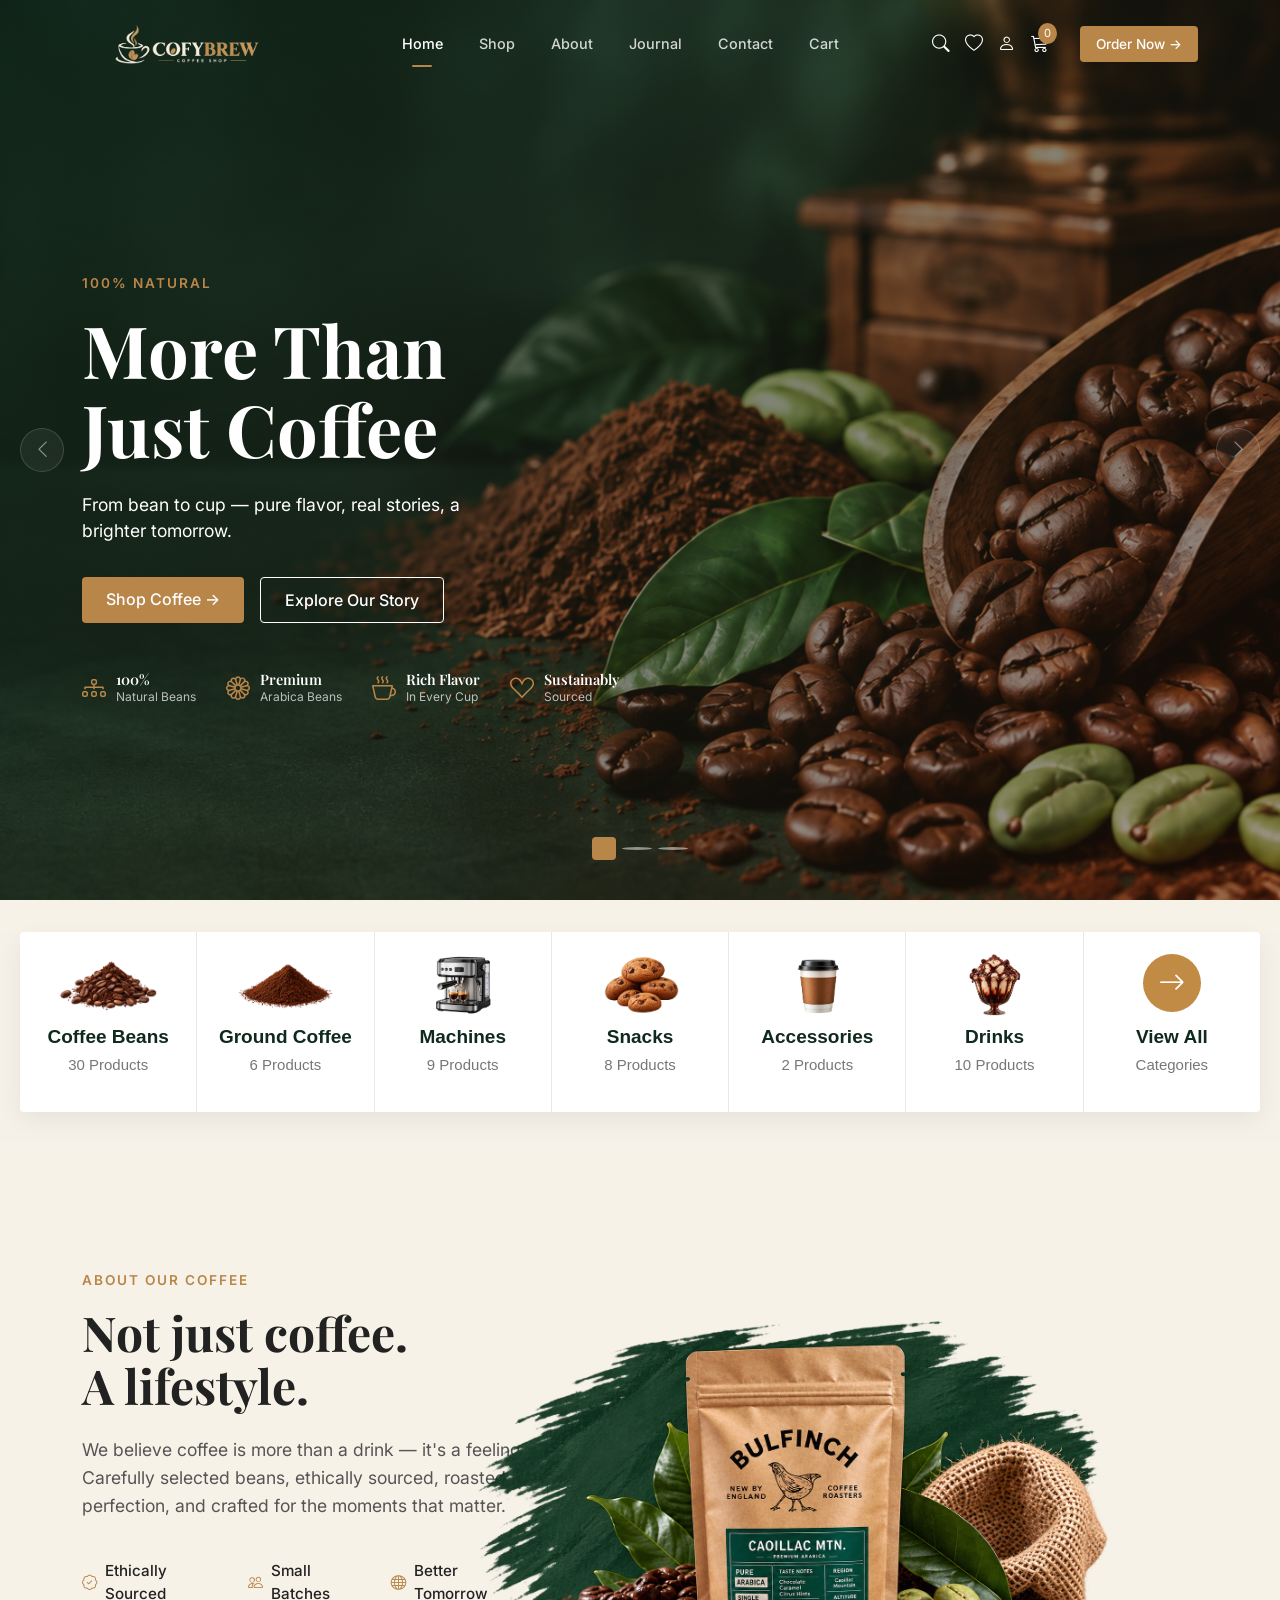
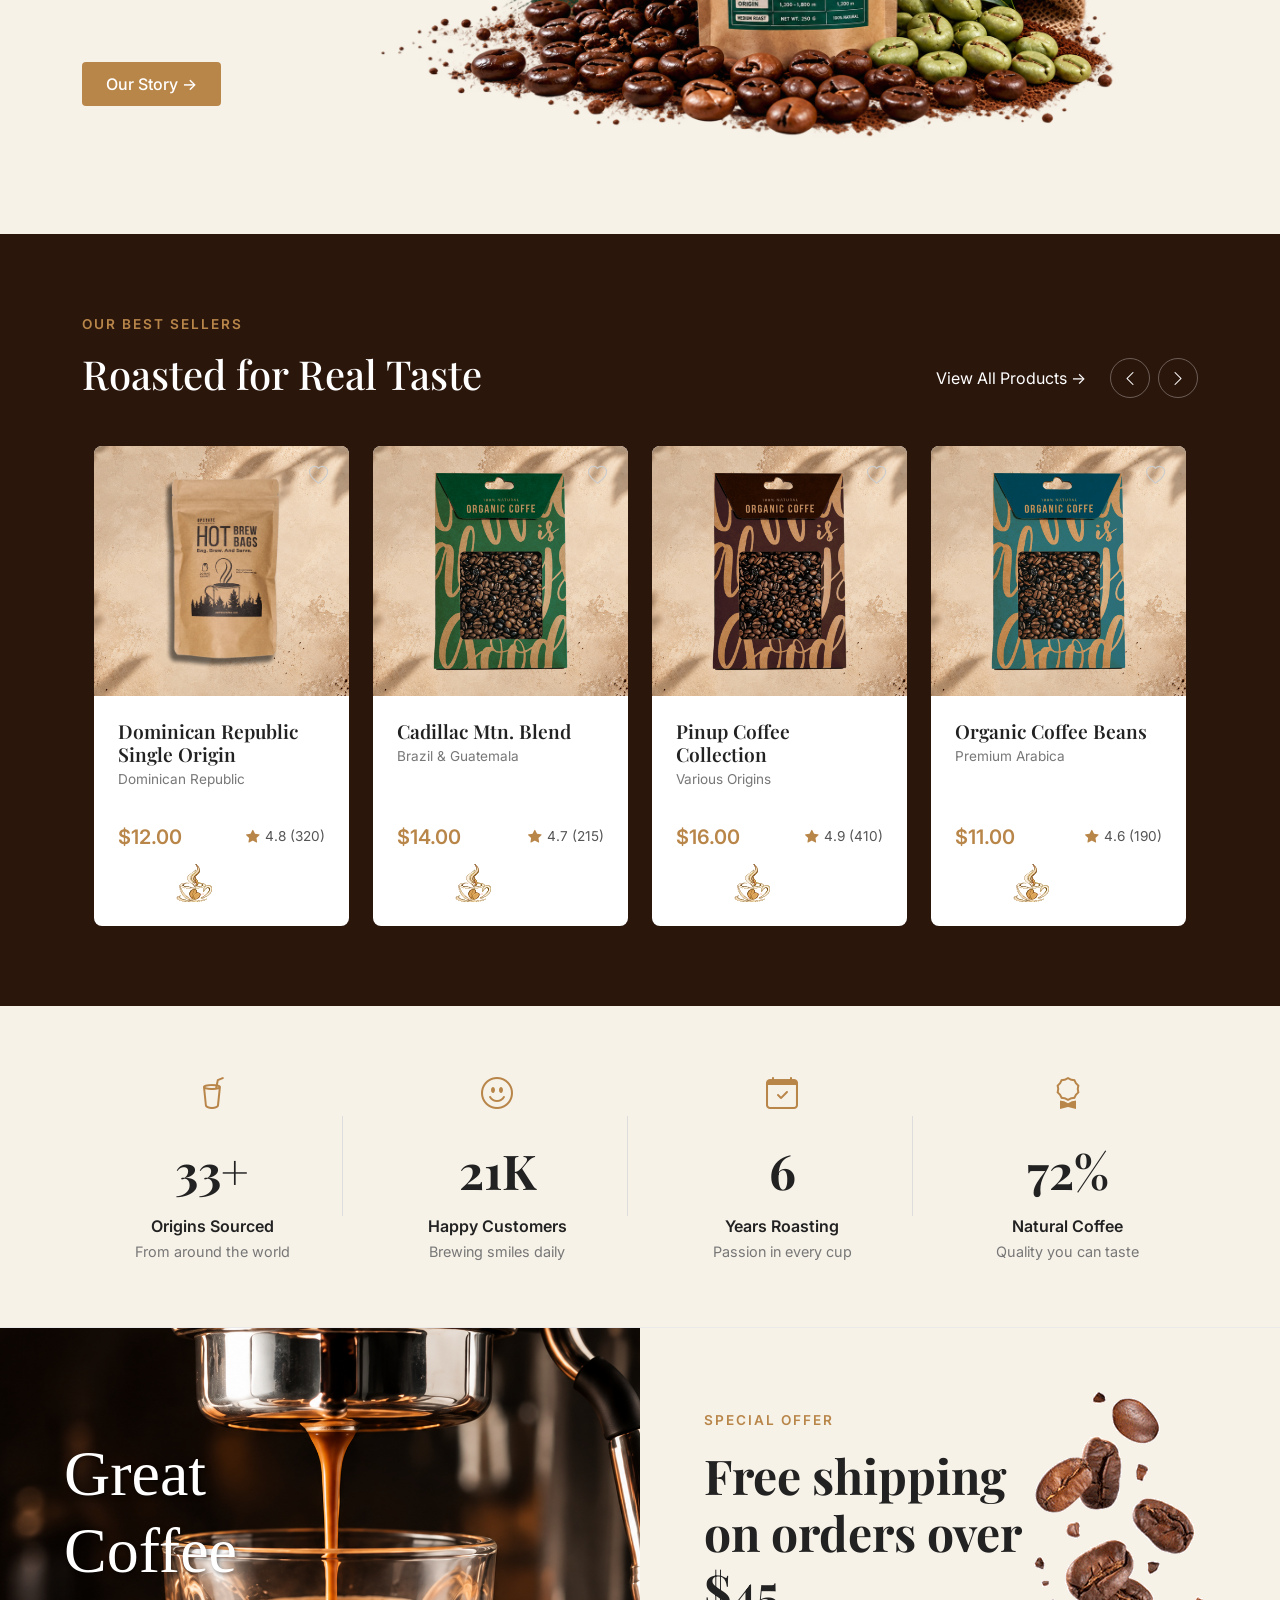
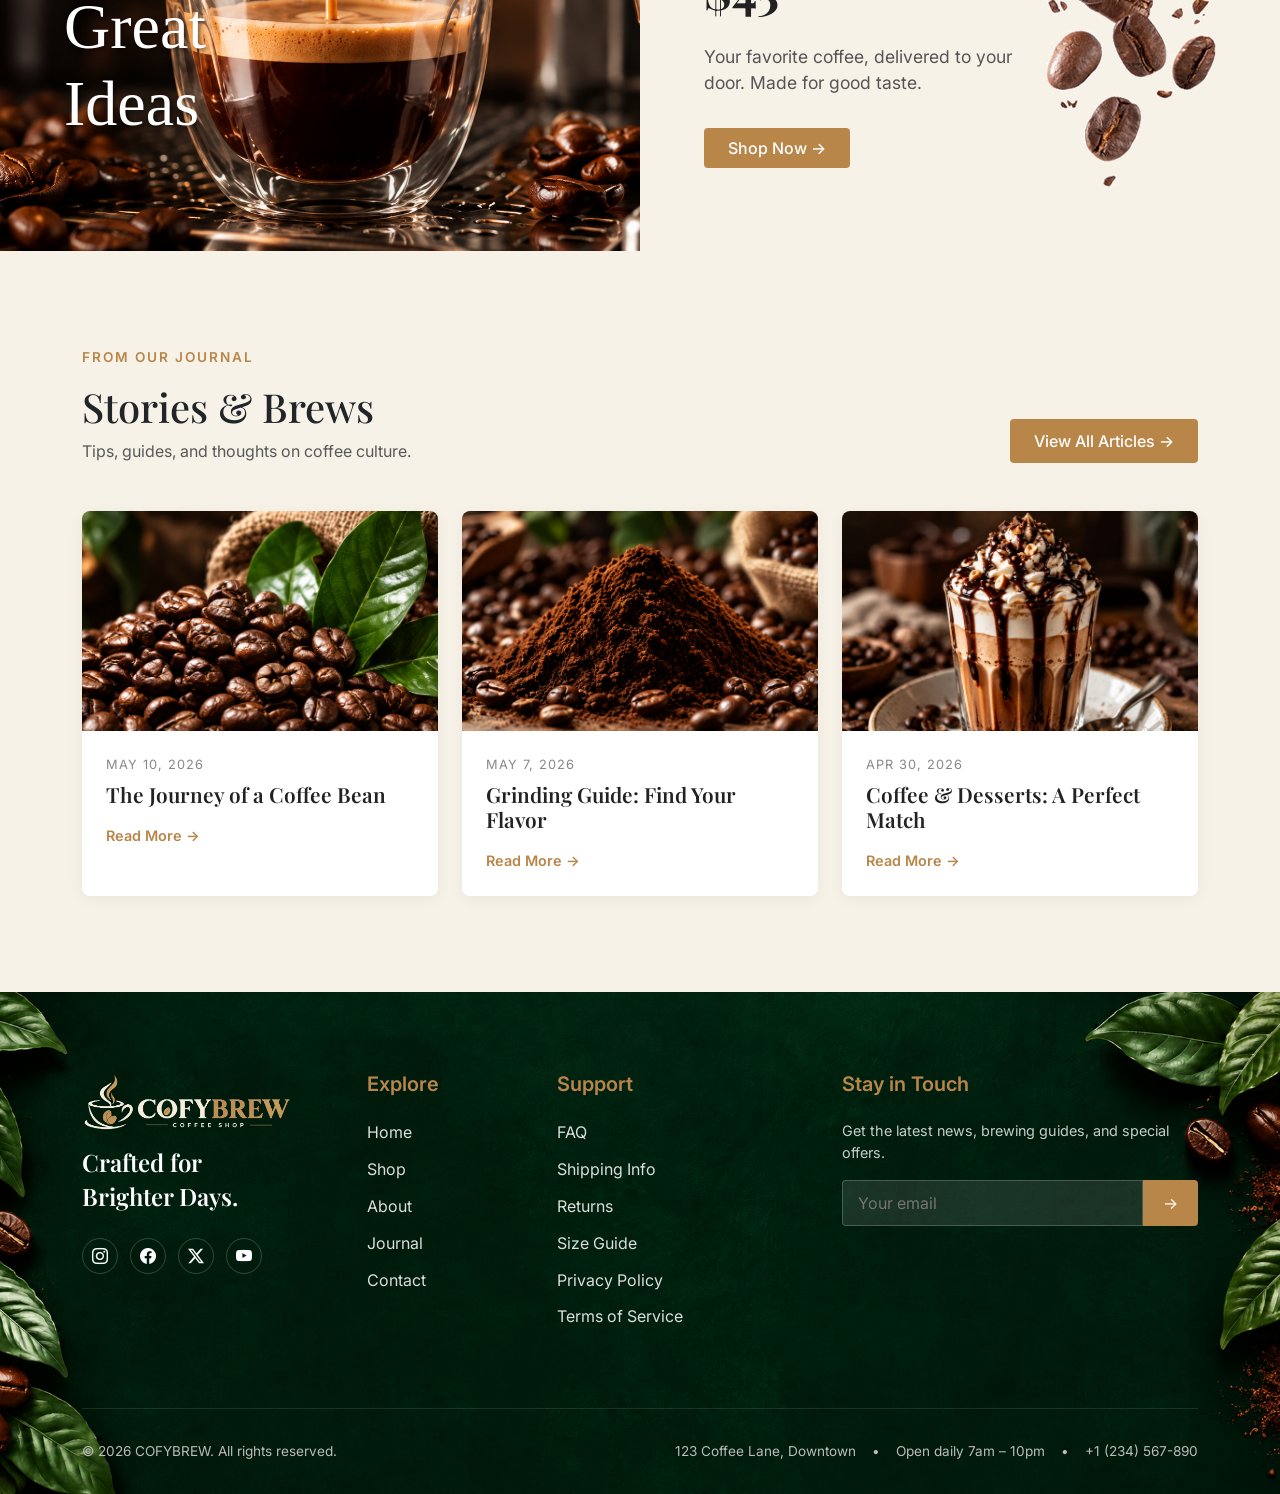
<file: index.html>
<!DOCTYPE html>
<html lang="en">
<head>
  <meta charset="UTF-8">
  <meta name="viewport" content="width=device-width, initial-scale=1.0">
  <link rel="icon" type="image/svg+xml" href="assets/svg icon.svg">
  <title>COFYBREW | More Than Just Coffee</title>
  <meta name="description" content="COFYBREW — Premium coffee brand. Carefully selected beans, ethically sourced, roasted to perfection.">
  
  <!-- Fonts -->
  <link rel="preconnect" href="https://fonts.googleapis.com">
  <link rel="preconnect" href="https://fonts.gstatic.com" crossorigin>
  <link href="https://fonts.googleapis.com/css2?family=Inter:wght@400;500;600&family=Playfair+Display:wght@400;600;700&display=swap" rel="stylesheet">
  
  <!-- Bootstrap CSS -->
  <link href="https://cdn.jsdelivr.net/npm/bootstrap@5.3.2/dist/css/bootstrap.min.css" rel="stylesheet">
  <!-- Bootstrap Icons -->
  <link rel="stylesheet" href="https://cdn.jsdelivr.net/npm/bootstrap-icons@1.11.1/font/bootstrap-icons.css">
  
  <!-- Custom CSS -->
  <link rel="stylesheet" href="css/style.css">

</head>
<body>

  <!-- 1. NAVBAR -->
  <nav class="navbar navbar-expand-lg navbar-dark position-absolute w-100" style="z-index: 1050;">
    <div class="container">
      <a class="navbar-brand" href="index.html" aria-label="COFYBREW Coffee Shop">
        <img src="assets/Logo.png" alt="COFYBREW Coffee Shop Logo" class="site-logo">
      </a>
      
      <button class="navbar-toggler" type="button" data-bs-toggle="collapse" data-bs-target="#navbarNav">
        <span class="navbar-toggler-icon"></span>
      </button>
      
      <div class="collapse navbar-collapse justify-content-center" id="navbarNav">
        <ul class="navbar-nav">
          <li class="nav-item"><a class="nav-link active" href="index.html">Home</a></li>
          <li class="nav-item"><a class="nav-link" href="shop.html">Shop</a></li>
          <li class="nav-item"><a class="nav-link" href="about.html">About</a></li>
          <li class="nav-item"><a class="nav-link" href="journal.html">Journal</a></li>
          <li class="nav-item"><a class="nav-link" href="contact.html">Contact</a></li>
          <li class="nav-item"><a class="nav-link" href="cart.html">Cart</a></li>
        </ul>
      </div>
      
      <div class="navbar-icons d-none d-lg-flex">
        <a href="#" aria-label="Search" data-bs-toggle="modal" data-bs-target="#searchModal"><i class="bi bi-search"></i></a>
        <a href="wishlist.html" aria-label="Wishlist"><i class="bi bi-heart navbar-heart-icon"></i></a>
        <a href="login.html" aria-label="Account"><i class="bi bi-person"></i></a>
        <a href="cart.html" aria-label="Cart" class="position-relative">
          <i class="bi bi-cart3"></i>
          <span class="cart-badge">0</span>
        </a>
        <a href="shop.html" class="btn btn-gold ms-3 py-2 px-3" style="font-size: 0.85rem;">Order Now &rarr;</a>
      </div>
    </div>
  </nav>

  <!-- 2. HERO SECTION -->
  <div id="heroCarousel" class="carousel slide carousel-fade hero-section" data-bs-ride="carousel" data-bs-interval="5000">
    <div class="carousel-indicators hero-slider-indicators">
      <button type="button" data-bs-target="#heroCarousel" data-bs-slide-to="0" class="active" aria-current="true" aria-label="Slide 1"></button>
      <button type="button" data-bs-target="#heroCarousel" data-bs-slide-to="1" aria-label="Slide 2"></button>
      <button type="button" data-bs-target="#heroCarousel" data-bs-slide-to="2" aria-label="Slide 3"></button>
    </div>
    <div class="carousel-inner h-100">
      <!-- Slide 1 -->
      <div class="carousel-item active h-100" style="background-image: url('assets/hero.png'); background-size: cover; background-position: center;">
        <div class="hero-overlay"></div>
        <div class="container hero-content h-100 d-flex align-items-center">
          <div class="row w-100">
            <div class="col-lg-7">
              <div class="hero-label fade-in-up">100% NATURAL</div>
              <h1 class="hero-title fade-in-up" style="animation-delay: 0.1s;">More Than<br>Just Coffee</h1>
              <p class="hero-desc fade-in-up" style="animation-delay: 0.2s;">From bean to cup &mdash; pure flavor, real stories, a brighter tomorrow.</p>
              
              <div class="d-flex gap-3 flex-wrap fade-in-up" style="animation-delay: 0.3s;">
                <a href="shop.html" class="btn btn-gold">Shop Coffee &rarr;</a>
                <a href="about.html" class="btn btn-outline-light">Explore Our Story</a>
              </div>
              
              <div class="hero-features fade-in-up" style="animation-delay: 0.4s;">
                <div class="hero-feature">
                  <i class="bi bi-diagram-3"></i>
                  <div class="hero-feature-text">
                    <h6>100%</h6>
                    <p>Natural Beans</p>
                  </div>
                </div>
                <div class="hero-feature">
                  <i class="bi bi-flower1"></i>
                  <div class="hero-feature-text">
                    <h6>Premium</h6>
                    <p>Arabica Beans</p>
                  </div>
                </div>
                <div class="hero-feature">
                  <i class="bi bi-cup-hot"></i>
                  <div class="hero-feature-text">
                    <h6>Rich Flavor</h6>
                    <p>In Every Cup</p>
                  </div>
                </div>
                <div class="hero-feature">
                  <i class="bi bi-suit-heart"></i>
                  <div class="hero-feature-text">
                    <h6>Sustainably</h6>
                    <p>Sourced</p>
                  </div>
                </div>
              </div>
            </div>
          </div>
        </div>
      </div>
      <!-- Slide 2 -->
      <div class="carousel-item h-100" style="background-image: url('assets/hero1.png'); background-size: cover; background-position: center;">
        <div class="hero-overlay"></div>
        <div class="container hero-content h-100 d-flex align-items-center">
          <div class="row w-100">
            <div class="col-lg-7">
              <div class="hero-label">ROASTED DAILY</div>
              <h1 class="hero-title">Experience<br>True Aroma</h1>
              <p class="hero-desc">Discover the art of roasting with our carefully selected blends.</p>
              <div class="d-flex gap-3 flex-wrap">
                <a href="shop.html" class="btn btn-gold">View Blends &rarr;</a>
              </div>
            </div>
          </div>
        </div>
      </div>
      <!-- Slide 3 -->
      <div class="carousel-item h-100" style="background-image: url('assets/hero2.png'); background-size: cover; background-position: center;">
        <div class="hero-overlay"></div>
        <div class="container hero-content h-100 d-flex align-items-center">
          <div class="row w-100">
            <div class="col-lg-7">
              <div class="hero-label">SUSTAINABLE</div>
              <h1 class="hero-title">Ethically<br>Sourced</h1>
              <p class="hero-desc">We work directly with farmers to ensure fair trade and better communities.</p>
              <div class="d-flex gap-3 flex-wrap">
                <a href="about.html" class="btn btn-gold">Our Impact &rarr;</a>
              </div>
            </div>
          </div>
        </div>
      </div>
    </div>
    <button class="carousel-control-prev hero-arrow left" type="button" data-bs-target="#heroCarousel" data-bs-slide="prev">
      <i class="bi bi-chevron-left"></i>
      <span class="visually-hidden">Previous</span>
    </button>
    <button class="carousel-control-next hero-arrow right" type="button" data-bs-target="#heroCarousel" data-bs-slide="next">
      <i class="bi bi-chevron-right"></i>
      <span class="visually-hidden">Next</span>
    </button>
  </div>

<!-- 3. CATEGORY NAVIGATION -->
<section class="shop-category-bar">
  <div class="shop-category-container">
    <div class="shop-category-wrapper" id="categoryContainer">

      <a href="#" class="shop-cat-item" data-category="Coffee Beans">
        <img src="assets/menu/top icon shop1.png" alt="Coffee Beans" class="shop-cat-img">
        <div class="shop-cat-title">Coffee Beans</div>
        <div class="shop-cat-count" data-cat-count="Coffee Beans">— Products</div>
      </a>

      <a href="#" class="shop-cat-item" data-category="Ground Coffee">
        <img src="assets/menu/top icon shop2.png" alt="Ground Coffee" class="shop-cat-img">
        <div class="shop-cat-title">Ground Coffee</div>
        <div class="shop-cat-count" data-cat-count="Ground Coffee">— Products</div>
      </a>

      <a href="#" class="shop-cat-item" data-category="Machines">
        <img src="assets/menu/top icon shop3.png" alt="Machines" class="shop-cat-img">
        <div class="shop-cat-title">Machines</div>
        <div class="shop-cat-count" data-cat-count="Machines">— Products</div>
      </a>

      <a href="#" class="shop-cat-item" data-category="Snacks">
        <img src="assets/menu/top icon shop4.png" alt="Snacks" class="shop-cat-img">
        <div class="shop-cat-title">Snacks</div>
        <div class="shop-cat-count" data-cat-count="Snacks">— Products</div>
      </a>

      <a href="#" class="shop-cat-item" data-category="Accessories">
        <img src="assets/menu/top icon shop5.png" alt="Accessories" class="shop-cat-img">
        <div class="shop-cat-title">Accessories</div>
        <div class="shop-cat-count" data-cat-count="Accessories">— Products</div>
      </a>

      <a href="#" class="shop-cat-item" data-category="Drinks">
        <img src="assets/menu/top icon shop6.png" alt="Drinks" class="shop-cat-img">
        <div class="shop-cat-title">Drinks</div>
        <div class="shop-cat-count" data-cat-count="Drinks">— Products</div>
      </a>

      <a href="#" class="shop-cat-item view-all-category" id="viewAllCategories">
        <div class="shop-cat-circle">
          <i class="bi bi-arrow-right"></i>
        </div>
        <div class="shop-cat-title">View All</div>
        <div class="shop-cat-count">Categories</div>
      </a>

    </div>
  </div>
</section>

  <!-- 4. ABOUT SECTION -->
  <section class="about-section">
    <div class="container">
      <div class="row align-items-center">
        <div class="col-lg-5 mb-5 mb-lg-0 fade-in-up">
          <div class="section-label">ABOUT OUR COFFEE</div>
          <h2 class="about-title">Not just coffee.<br>A lifestyle.</h2>
          <p class="about-p">We believe coffee is more than a drink &mdash; it's a feeling. Carefully selected beans, ethically sourced, roasted to perfection, and crafted for the moments that matter.</p>
          
          <div class="about-features">
            <div class="about-feature"><i class="bi bi-patch-check"></i> Ethically Sourced</div>
            <div class="about-feature"><i class="bi bi-people"></i> Small Batches</div>
            <div class="about-feature"><i class="bi bi-globe"></i> Better Tomorrow</div>
          </div>
          
          <a href="about.html" class="btn btn-gold mt-3">Our Story &rarr;</a>
        </div>
        <div class="col-lg-6 offset-lg-1 fade-in-up">
          <!-- Artistic Composition -->
          <div class="about-composition">
            <img src="assets/H.png" alt="Coffee Bag" class="main-bag">
          </div>
        </div>
      </div>
    </div>
  </section>

  <!-- 5. BEST SELLERS SECTION -->
  <section class="best-sellers-section position-relative">
    <div class="container">
      <div class="best-sellers-header fade-in-up">
        <div>
          <div class="section-label text-gold">OUR BEST SELLERS</div>
          <h2 class="section-title-light">Roasted for Real Taste</h2>
        </div>
        <div class="d-flex align-items-center gap-4">
          <a href="shop.html" class="text-white text-decoration-none">View All Products &rarr;</a>
          <div class="d-flex gap-2">
            <button class="carousel-btn prev-btn"><i class="bi bi-chevron-left"></i></button>
            <button class="carousel-btn next-btn"><i class="bi bi-chevron-right"></i></button>
          </div>
        </div>
      </div>
      
      <!-- Grid Container -->
      <div class="container fade-in-up">
        <div class="row g-4" id="bestSellersTrack">
          <!-- Product 1 (p1) -->
          <div class="col-lg-3 col-md-6">
            <div class="product-card" data-id="p1">
              <button class="wishlist-btn" aria-label="Add to wishlist"><i class="bi bi-heart"></i></button>
              <div class="product-img-wrapper">
                <img src="assets/menu/coffee-product.webp" alt="Dominican Republic Single Origin">
              </div>
              <div class="product-info flex-grow-1 d-flex flex-column">
                <h3 class="product-title">Dominican Republic Single Origin</h3>
                <div class="product-subtitle">Dominican Republic</div>
                <div class="d-flex justify-content-between align-items-center mt-auto pt-3">
                  <div class="product-price">$12.00</div>
                  <div class="product-rating"><i class="bi bi-star-fill"></i> 4.8 (320)</div>
                </div>
                <button class="add-to-cart-btn" aria-label="Add to cart" data-id="p1"><img src="assets/svg icon.svg" class="cart-svg-icon" alt="Add to cart"></button>
              </div>
            </div>
          </div>
          <!-- Product 2 (p2) -->
          <div class="col-lg-3 col-md-6">
            <div class="product-card" data-id="p2">
              <button class="wishlist-btn" aria-label="Add to wishlist"><i class="bi bi-heart"></i></button>
              <div class="product-img-wrapper">
                <img src="assets/menu/coffee-product15.png" alt="Cadillac Mtn. Blend">
              </div>
              <div class="product-info flex-grow-1 d-flex flex-column">
                <h3 class="product-title">Cadillac Mtn. Blend</h3>
                <div class="product-subtitle">Brazil &amp; Guatemala</div>
                <div class="d-flex justify-content-between align-items-center mt-auto pt-3">
                  <div class="product-price">$14.00</div>
                  <div class="product-rating"><i class="bi bi-star-fill"></i> 4.7 (215)</div>
                </div>
                <button class="add-to-cart-btn" aria-label="Add to cart" data-id="p2"><img src="assets/svg icon.svg" class="cart-svg-icon" alt="Add to cart"></button>
              </div>
            </div>
          </div>
          <!-- Product 3 (p3) -->
          <div class="col-lg-3 col-md-6">
            <div class="product-card" data-id="p3">
              <button class="wishlist-btn" aria-label="Add to wishlist"><i class="bi bi-heart"></i></button>
              <div class="product-img-wrapper">
                <img src="assets/menu/coffee-product16.png" alt="Pinup Coffee Collection">
              </div>
              <div class="product-info flex-grow-1 d-flex flex-column">
                <h3 class="product-title">Pinup Coffee Collection</h3>
                <div class="product-subtitle">Various Origins</div>
                <div class="d-flex justify-content-between align-items-center mt-auto pt-3">
                  <div class="product-price">$16.00</div>
                  <div class="product-rating"><i class="bi bi-star-fill"></i> 4.9 (410)</div>
                </div>
                <button class="add-to-cart-btn" aria-label="Add to cart" data-id="p3"><img src="assets/svg icon.svg" class="cart-svg-icon" alt="Add to cart"></button>
              </div>
            </div>
          </div>
          <!-- Product 4 (p4) -->
          <div class="col-lg-3 col-md-6">
            <div class="product-card" data-id="p4">
              <button class="wishlist-btn" aria-label="Add to wishlist"><i class="bi bi-heart"></i></button>
              <div class="product-img-wrapper">
                <img src="assets/menu/coffee-product17.png" alt="Organic Coffee Beans">
              </div>
              <div class="product-info flex-grow-1 d-flex flex-column">
                <h3 class="product-title">Organic Coffee Beans</h3>
                <div class="product-subtitle">Premium Arabica</div>
                <div class="d-flex justify-content-between align-items-center mt-auto pt-3">
                  <div class="product-price">$11.00</div>
                  <div class="product-rating"><i class="bi bi-star-fill"></i> 4.6 (190)</div>
                </div>
                <button class="add-to-cart-btn" aria-label="Add to cart" data-id="p4"><img src="assets/svg icon.svg" class="cart-svg-icon" alt="Add to cart"></button>
              </div>
            </div>
          </div>
        </div>
      </div>
    </div>
  </section>

  <!-- 6. STATISTICS SECTION -->
  <section class="stats-section">
    <div class="container">
      <div class="row align-items-center fade-in-up">
        <div class="col-12 col-md-6 col-lg-3 d-flex align-items-center justify-content-center">
          <div class="stat-item w-100">
            <div class="stat-icon"><i class="bi bi-cup-straw"></i></div>
            <div class="stat-number" data-target="45" data-suffix="+">0</div>
            <div class="stat-title">Origins Sourced</div>
            <div class="stat-desc">From around the world</div>
          </div>
          <div class="stat-divider d-none d-lg-block"></div>
        </div>
        <div class="col-12 col-md-6 col-lg-3 d-flex align-items-center justify-content-center">
          <div class="stat-item w-100">
            <div class="stat-icon"><i class="bi bi-emoji-smile"></i></div>
            <div class="stat-number" data-target="29" data-suffix="K">0</div>
            <div class="stat-title">Happy Customers</div>
            <div class="stat-desc">Brewing smiles daily</div>
          </div>
          <div class="stat-divider d-none d-lg-block"></div>
        </div>
        <div class="col-12 col-md-6 col-lg-3 d-flex align-items-center justify-content-center mt-4 mt-lg-0">
          <div class="stat-item w-100">
            <div class="stat-icon"><i class="bi bi-calendar-check"></i></div>
            <div class="stat-number" data-target="8" data-suffix="">0</div>
            <div class="stat-title">Years Roasting</div>
            <div class="stat-desc">Passion in every cup</div>
          </div>
          <div class="stat-divider d-none d-lg-block"></div>
        </div>
        <div class="col-12 col-md-6 col-lg-3 d-flex align-items-center justify-content-center mt-4 mt-lg-0">
          <div class="stat-item w-100">
            <div class="stat-icon"><i class="bi bi-award"></i></div>
            <div class="stat-number" data-target="100" data-suffix="%">0</div>
            <div class="stat-title">Natural Coffee</div>
            <div class="stat-desc">Quality you can taste</div>
          </div>
        </div>
      </div>
    </div>
  </section>

<!-- 7. SPECIAL OFFER SECTION -->
<section class="special-offer-section">
  <div class="offer-img-side" style="background-image: url('assets/H2.png');">
    <div class="offer-text-overlay fade-in-up">
      Great<br>Coffee<br>Great<br>Ideas
    </div>
  </div>
  <div class="offer-content-side">
    <div class="fade-in-up position-relative z-1">
      <div class="section-label">SPECIAL OFFER</div>
      <h2 class="offer-title">
        Free shipping<br>on orders over $45
      </h2>
      <p class="offer-desc">
        Your favorite coffee, delivered to your door.
        Made for good taste.
      </p>
      <a href="shop.html" class="btn btn-gold px-4 py-2">
        Shop Now &rarr;
      </a>
    </div>

    <img
      src="assets/P15.png"
      alt=""
      class="offer-decorative-beans"
    >
  </div>
</section>

  <!-- 8. JOURNAL SECTION -->
  <section class="journal-section">
    <div class="container">
      <div class="journal-header fade-in-up">
        <div>
          <div class="section-label">FROM OUR JOURNAL</div>
          <h2 class="journal-title text-dark">Stories &amp; Brews</h2>
          <p class="text-muted mt-2 mb-0">Tips, guides, and thoughts on coffee culture.</p>
        </div>
        <a href="journal.html" class="btn btn-gold">View All Articles &rarr;</a>
      </div>
      
      <div class="row g-4 fade-in-up">
        <div class="col-12 col-md-4">
          <div class="journal-card">
            <img src="assets/Home.png" alt="Coffee beans" class="journal-img">
            <div class="journal-content">
              <span class="journal-date">MAY 10, 2026</span>
              <h3 class="journal-card-title">The Journey of a Coffee Bean</h3>
              <a href="journal.html" class="journal-link">Read More &rarr;</a>
            </div>
          </div>
        </div>
        <div class="col-12 col-md-4">
          <div class="journal-card">
            <img src="assets/journal5.png" alt="Ground coffee" class="journal-img">
            <div class="journal-content">
              <span class="journal-date">MAY 7, 2026</span>
              <h3 class="journal-card-title">Grinding Guide: Find Your Flavor</h3>
              <a href="journal.html" class="journal-link">Read More &rarr;</a>
            </div>
          </div>
        </div>
        <div class="col-12 col-md-4">
          <div class="journal-card">
            <img src="assets/journal7.png" alt="Coffee dessert" class="journal-img">
            <div class="journal-content">
              <span class="journal-date">APR 30, 2026</span>
              <h3 class="journal-card-title">Coffee &amp; Desserts: A Perfect Match</h3>
              <a href="journal.html" class="journal-link">Read More &rarr;</a>
            </div>
          </div>
        </div>
      </div>
    </div>
  </section>

  <!-- 9. FOOTER -->
  <footer class="footer">
    <div class="container">
      <div class="row">
        <!-- Col 1 -->
        <div class="col-lg-3 col-md-6 mb-4 mb-lg-0">
          <a href="index.html" class="text-white text-decoration-none d-flex align-items-center mb-3" aria-label="COFYBREW Coffee Shop">
            <img src="assets/Logo.png" alt="COFYBREW Coffee Shop Logo" class="footer-logo">
          </a>
          <div class="footer-logo-text mt-4">Crafted for<br>Brighter Days.</div>
          <div class="social-icons mt-4">
            <a href="#"><i class="bi bi-instagram"></i></a>
            <a href="#"><i class="bi bi-facebook"></i></a>
            <a href="#"><i class="bi bi-twitter-x"></i></a>
            <a href="#"><i class="bi bi-youtube"></i></a>
          </div>
        </div>
        
        <!-- Col 2 -->
        <div class="col-lg-2 col-md-6 mb-4 mb-lg-0 mt-3 mt-lg-0">
          <h5>Explore</h5>
          <ul class="footer-links">
            <li><a href="index.html">Home</a></li>
            <li><a href="shop.html">Shop</a></li>
            <li><a href="about.html">About</a></li>
            <li><a href="journal.html">Journal</a></li>
            <li><a href="contact.html">Contact</a></li>
          </ul>
        </div>
        
        <!-- Col 3 -->
        <div class="col-lg-2 col-md-6 mb-4 mb-md-0 mt-3 mt-lg-0">
          <h5>Support</h5>
          <ul class="footer-links">
            <li><a href="#">FAQ</a></li>
            <li><a href="#">Shipping Info</a></li>
            <li><a href="#">Returns</a></li>
            <li><a href="#">Size Guide</a></li>
            <li><a href="#">Privacy Policy</a></li>
            <li><a href="#">Terms of Service</a></li>
          </ul>
        </div>
        
        <!-- Col 4 -->
        <div class="col-lg-4 col-md-6 offset-lg-1 mt-3 mt-lg-0">
          <h5>Stay in Touch</h5>
          <p class="text-light" style="opacity:0.8; font-size:0.9rem;">Get the latest news, brewing guides, and special offers.</p>
          <form id="newsletterForm" class="newsletter-form">
            <input type="email" placeholder="Your email" required>
            <button type="submit" aria-label="Subscribe">&rarr;</button>
          </form>
          <div id="newsletterSuccess" class="text-gold mt-2 d-none" style="font-size: 0.9rem;">Subscribed successfully!</div>
        </div>
      </div>
      
      <!-- Footer Bottom -->
      <div class="footer-bottom">
        <div>&copy; 2026 COFYBREW. All rights reserved.</div>
        <div class="d-flex flex-wrap gap-2 gap-md-3 justify-content-center mt-3 mt-md-0">
          <span>123 Coffee Lane, Downtown</span>
          <span class="d-none d-md-inline">&bull;</span>
          <span>Open daily 7am &ndash; 10pm</span>
          <span class="d-none d-md-inline">&bull;</span>
          <span>+1 (234) 567-890</span>
        </div>
      </div>
    </div>
  </footer>

  <!-- Search Modal -->
  <div class="modal fade" id="searchModal" tabindex="-1" aria-hidden="true">
    <div class="modal-dialog modal-dialog-centered modal-lg">
      <div class="modal-content border-0">
        <div class="modal-body p-4 p-md-5">
          <div class="d-flex justify-content-between align-items-center mb-4">
            <h4 class="font-heading mb-0 text-dark">Search</h4>
            <button type="button" class="btn-close" data-bs-dismiss="modal" aria-label="Close"></button>
          </div>
          <form id="searchForm">
            <div class="input-group input-group-lg mb-3">
              <span class="input-group-text bg-white border-end-0"><i class="bi bi-search text-muted"></i></span>
              <input type="text" class="form-control border-start-0 ps-0 shadow-none" id="searchInput" placeholder="Search for coffee, machines, articles...">
            </div>
          </form>
          <div id="searchResults" class="mt-4">
            <p class="text-muted small">Start typing to search...</p>
          </div>
        </div>
      </div>
    </div>
  </div>

  <!-- Floating Back to Top Button -->
  <a href="#" class="back-to-top" id="backToTop" aria-label="Back to top"><i class="bi bi-arrow-up"></i></a>

  <!-- Bootstrap JS Bundle -->
  <script src="https://cdn.jsdelivr.net/npm/bootstrap@5.3.2/dist/js/bootstrap.bundle.min.js"></script>
  <!-- Products must load first -->
  <script src="js/products.js"></script>
  <script src="js/auth.js"></script>
  <script src="js/script.js"></script>

  <!-- Dynamic category counts from products.js -->
  <script>
    (function() {
      if (!window.cofyProducts) return;
      document.querySelectorAll('[data-cat-count]').forEach(function(el) {
        var cat = el.getAttribute('data-cat-count');
        var count = window.cofyProducts.filter(function(p) { return p.category === cat; }).length;
        el.textContent = count + ' Product' + (count !== 1 ? 's' : '');
      });
    })();
  </script>
</body>
</html>
</file>
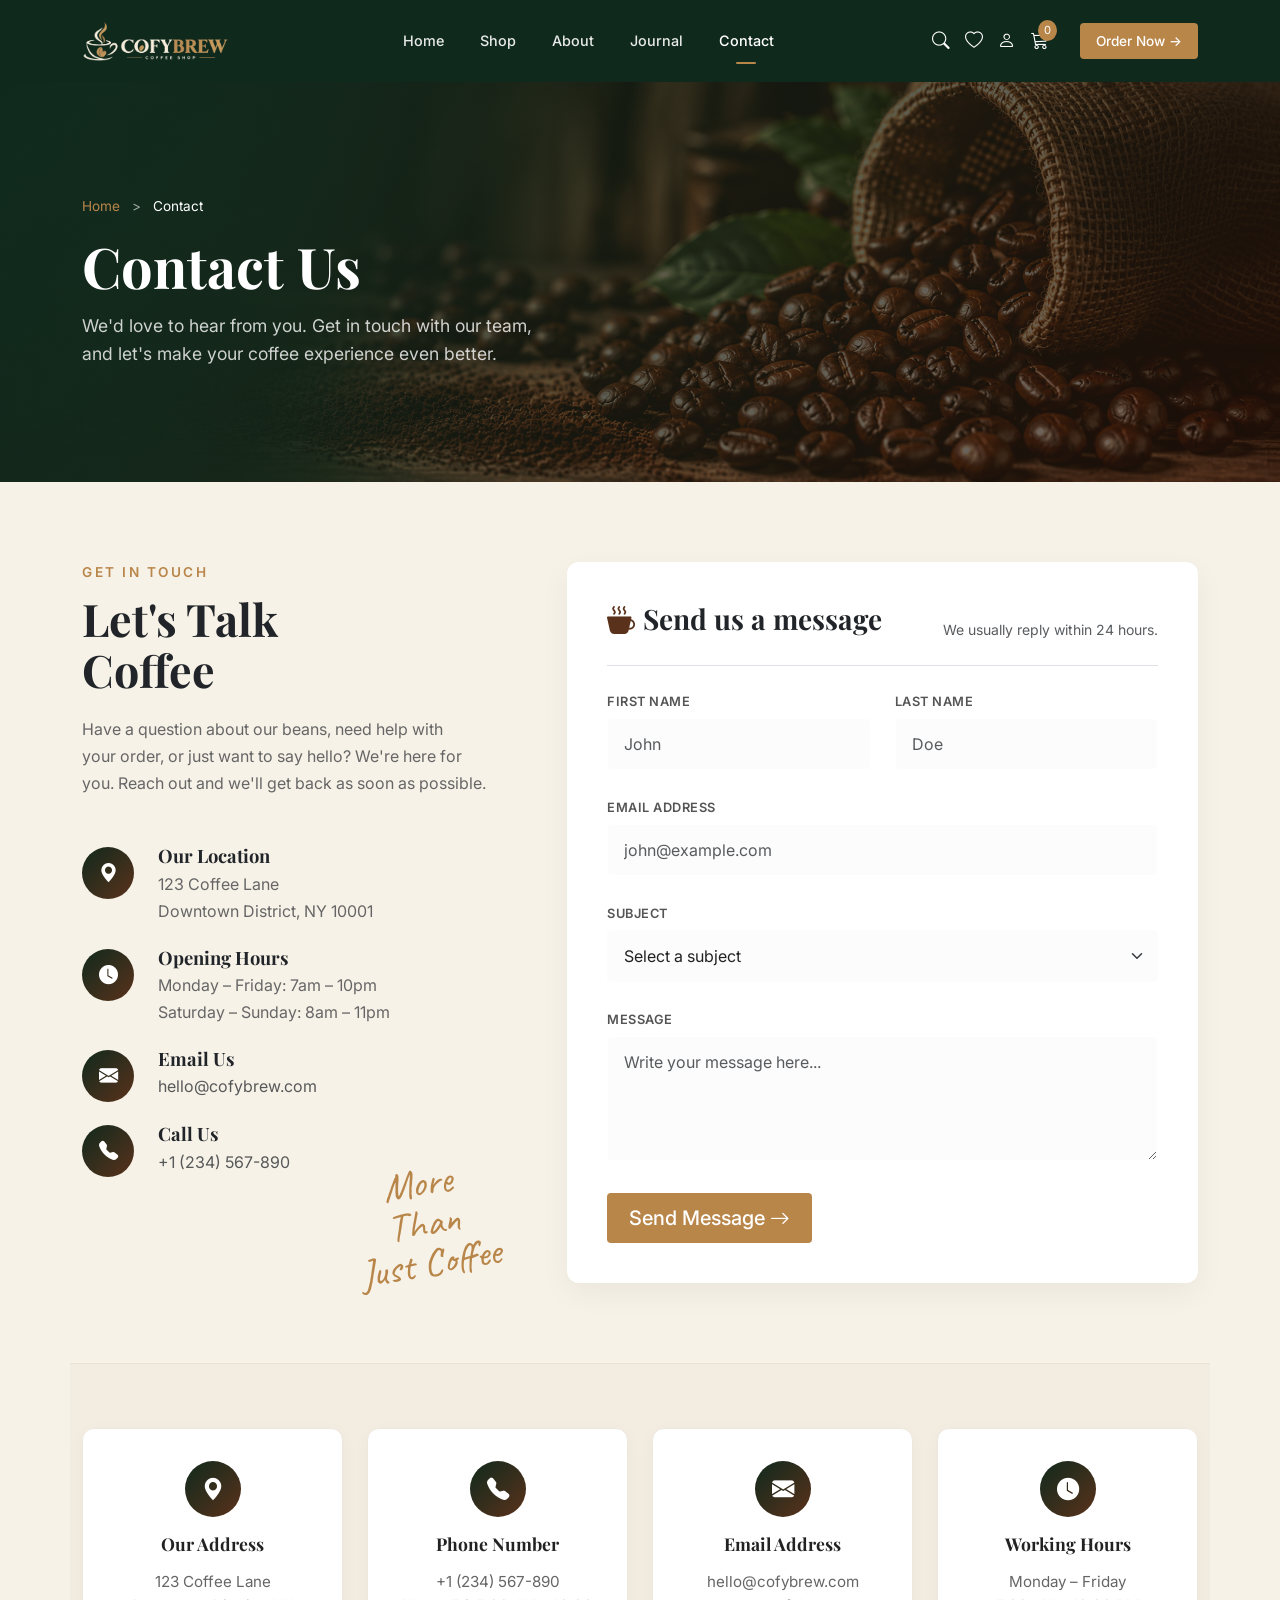
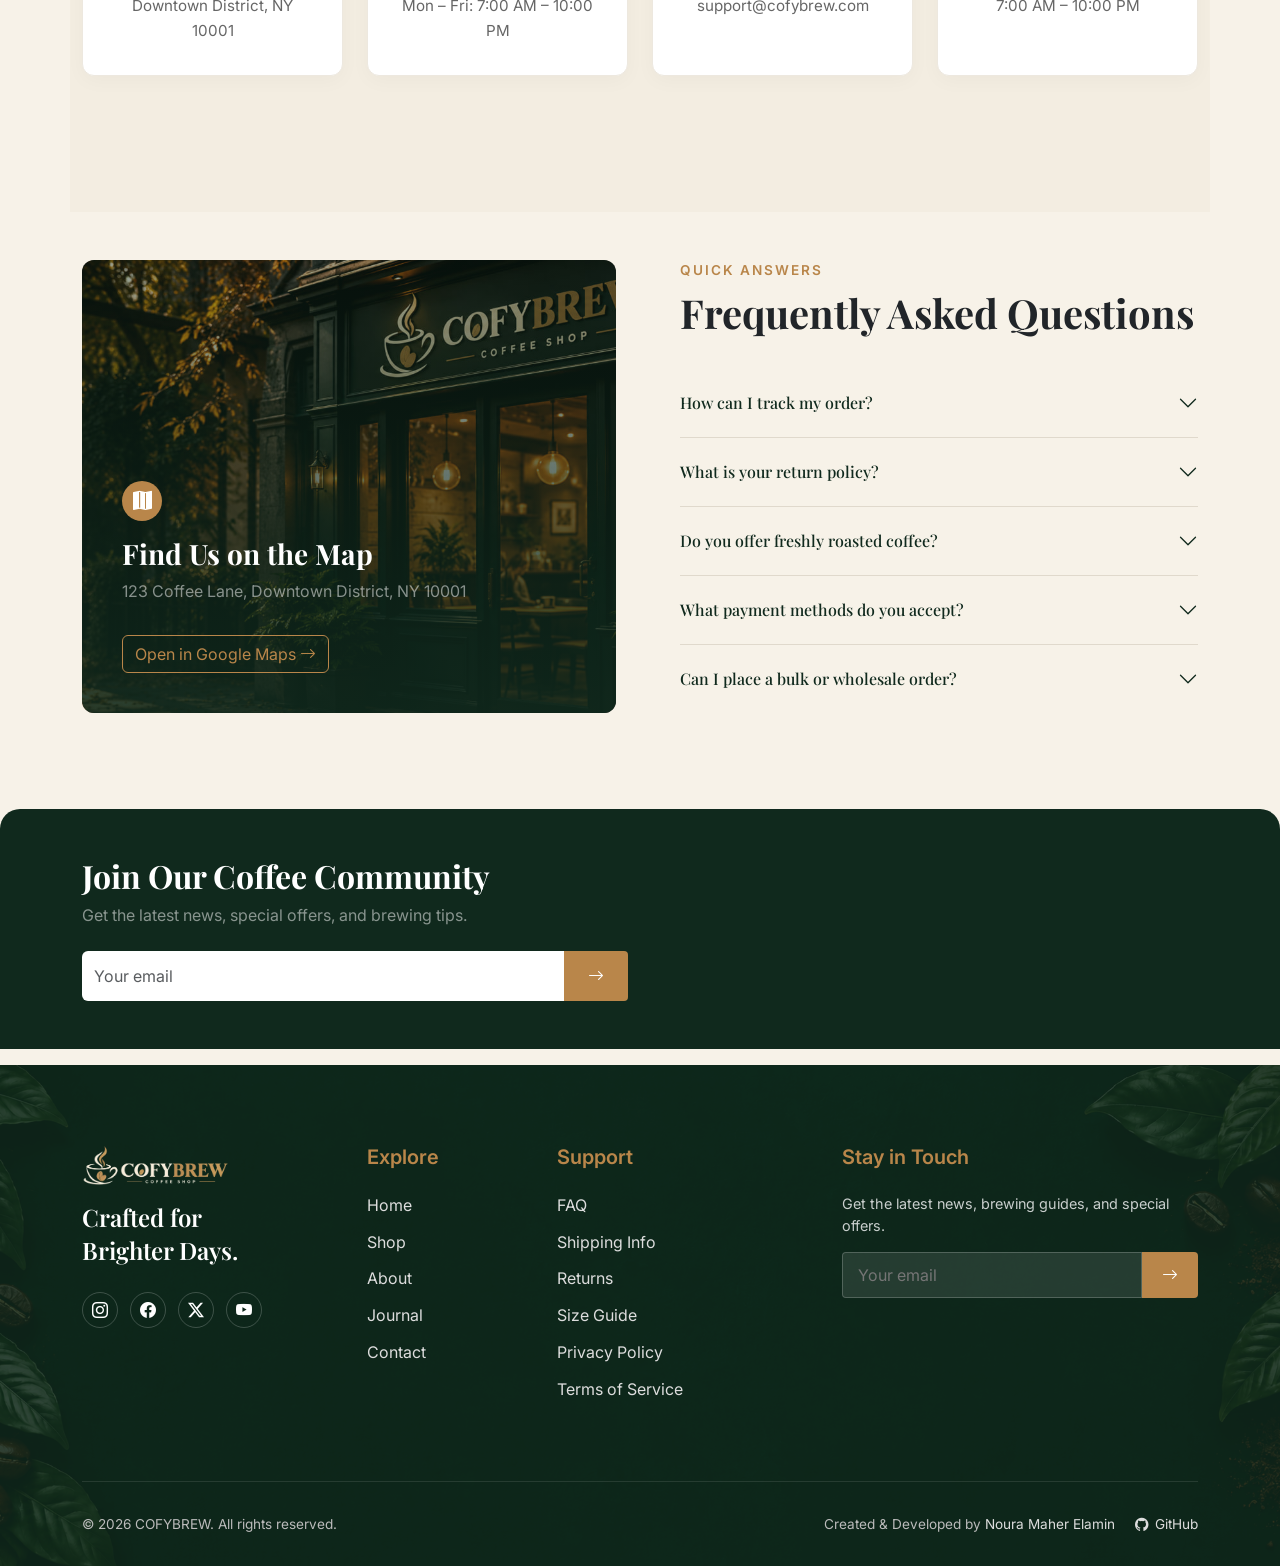
<file: contact.html>
<!DOCTYPE html>
<html lang="en">
<head>
  <meta charset="UTF-8">
  <meta name="viewport" content="width=device-width, initial-scale=1.0">
  <link rel="icon" type="image/svg+xml" href="assets/svg icon.svg">
  <title>Contact Us | COFYBREW</title>
  <link rel="preconnect" href="https://fonts.googleapis.com">
  <link rel="preconnect" href="https://fonts.gstatic.com" crossorigin>
  <link href="https://fonts.googleapis.com/css2?family=Inter:wght@400;500;600&family=Playfair+Display:wght@400;600;700&family=Caveat:wght@600&display=swap" rel="stylesheet">
  <link href="https://cdn.jsdelivr.net/npm/bootstrap@5.3.2/dist/css/bootstrap.min.css" rel="stylesheet">
  <link rel="stylesheet" href="https://cdn.jsdelivr.net/npm/bootstrap-icons@1.11.1/font/bootstrap-icons.css">
  <link rel="stylesheet" href="css/style.css">
</head>
<body class="inner-page contact-page">
  <!-- NAVBAR -->
    <!-- ==================== NAVBAR ==================== -->
  <nav class="navbar navbar-expand-lg navbar-dark inner-navbar">
    <div class="container">
      <a class="navbar-brand" href="index.html" aria-label="COFYBREW Home">
        <img src="assets/Logo.png" alt="COFYBREW Logo" height="40">
      </a>
      <button class="navbar-toggler" type="button" data-bs-toggle="collapse" data-bs-target="#navbarNav" aria-controls="navbarNav" aria-expanded="false" aria-label="Toggle navigation">
        <span class="navbar-toggler-icon"></span>
      </button>
      <div class="collapse navbar-collapse justify-content-center" id="navbarNav">
        <ul class="navbar-nav">
          <li class="nav-item"><a class="nav-link" href="index.html">Home</a></li>
          <li class="nav-item"><a class="nav-link" href="shop.html">Shop</a></li>
          <li class="nav-item"><a class="nav-link" href="about.html">About</a></li>
          <li class="nav-item"><a class="nav-link" href="journal.html">Journal</a></li>
          <li class="nav-item"><a class="nav-link" href="contact.html">Contact</a></li>
        </ul>
      </div>
      <div class="navbar-icons d-none d-lg-flex align-items-center">
        <a href="#" aria-label="Search" data-bs-toggle="modal" data-bs-target="#searchModal"><i class="bi bi-search"></i></a>
        <a href="wishlist.html" aria-label="Wishlist"><i class="bi bi-heart navbar-heart-icon"></i></a>
        <a href="login.html" aria-label="Account"><i class="bi bi-person"></i></a>
        <a href="cart.html" aria-label="Cart" class="position-relative">
          <i class="bi bi-cart3"></i>
          <span class="cart-badge">0</span>
        </a>
        <a href="shop.html" class="btn btn-gold ms-3" style="font-size: 0.85rem; padding: 8px 16px;">Order Now &rarr;</a>
      </div>
    </div>
  </nav>

  <!-- PAGE HERO -->
  <section class="contact-hero" style="background-image: url('assets/anthor.png');">
    <div class="contact-hero-overlay"></div>
    <div class="container position-relative">
      <div class="contact-hero-content">
        <div class="contact-breadcrumb">
          <a href="index.html">Home</a> <i>></i> <span>Contact</span>
        </div>
        <h1>Contact Us</h1>
        <p>We'd love to hear from you. Get in touch with our team,<br>and let's make your coffee experience even better.</p>
      </div>
    </div>
  </section>

  <!-- CONTACT CONTENT -->
  <main class="contact-main">
    <section class="container my-5 py-4">
      <div class="row g-5 align-items-stretch">
        <div class="col-lg-5 position-relative">
          <div class="section-label mb-2">GET IN TOUCH</div>
          <h2 class="font-heading display-4 fw-bold mb-4 text-dark">Let's Talk<br>Coffee</h2>
          <p class="text-muted mb-5 pe-lg-4">Have a question about our beans, need help with<br>your order, or just want to say hello? We're here for<br>you. Reach out and we'll get back as soon as possible.</p>
          
          <div class="contact-methods">
            <div class="d-flex align-items-start mb-4">
              <div class="contact-icon me-4"><i class="bi bi-geo-alt-fill"></i></div>
              <div>
                <h4 class="font-heading fw-bold text-dark mb-1">Our Location</h4>
                <p class="text-muted mb-0">123 Coffee Lane<br>Downtown District, NY 10001</p>
              </div>
            </div>
            
            <div class="d-flex align-items-start mb-4">
              <div class="contact-icon me-4"><i class="bi bi-clock-fill"></i></div>
              <div>
                <h4 class="font-heading fw-bold text-dark mb-1">Opening Hours</h4>
                <p class="text-muted mb-0">Monday – Friday: 7am – 10pm<br>Saturday – Sunday: 8am – 11pm</p>
              </div>
            </div>
            
            <div class="d-flex align-items-start mb-4">
              <div class="contact-icon me-4"><i class="bi bi-envelope-fill"></i></div>
              <div>
                <h4 class="font-heading fw-bold text-dark mb-1">Email Us</h4>
                <p class="text-muted mb-0"><a href="mailto:hello@cofybrew.com" class="text-decoration-none text-muted">hello@cofybrew.com</a></p>
              </div>
            </div>
            
            <div class="d-flex align-items-start">
              <div class="contact-icon me-4"><i class="bi bi-telephone-fill"></i></div>
              <div>
                <h4 class="font-heading fw-bold text-dark mb-1">Call Us</h4>
                <p class="text-muted mb-0"><a href="tel:+1234567890" class="text-decoration-none text-muted">+1 (234) 567-890</a></p>
              </div>
            </div>
          </div>
          
          <div class="handwritten-decoration">
            More<br>Than<br>Just Coffee
          </div>
        </div>
        
        <div class="col-lg-7">
          <div class="contact-form-card">
            <div class="d-flex justify-content-between align-items-center mb-4 pb-2 border-bottom">
              <h3 class="font-heading fw-bold text-dark mb-0 d-flex align-items-center gap-2">
                <i class="bi bi-cup-hot-fill text-coffee-brown"></i> Send us a message
              </h3>
              <span class="text-muted small">We usually reply within 24 hours.</span>
            </div>
            
            <form id="contactForm" novalidate>
              <div class="row g-4">
                <div class="col-md-6">
                  <label for="firstName" class="form-label text-uppercase">First Name</label>
                  <input type="text" class="form-control" id="firstName" placeholder="John" required>
                  <div class="invalid-feedback">Please enter your first name.</div>
                </div>
                <div class="col-md-6">
                  <label for="lastName" class="form-label text-uppercase">Last Name</label>
                  <input type="text" class="form-control" id="lastName" placeholder="Doe" required>
                  <div class="invalid-feedback">Please enter your last name.</div>
                </div>
                <div class="col-12">
                  <label for="email" class="form-label text-uppercase">Email Address</label>
                  <input type="email" class="form-control" id="email" placeholder="john@example.com" required>
                  <div class="invalid-feedback">Please enter a valid email address.</div>
                </div>
                <div class="col-12">
                  <label for="subject" class="form-label text-uppercase">Subject</label>
                  <select class="form-select" id="subject" required>
                    <option value="">Select a subject</option>
                    <option value="General Inquiry">General Inquiry</option>
                    <option value="Order Support">Order Support</option>
                    <option value="Product Question">Product Question</option>
                    <option value="Wholesale Inquiry">Wholesale Inquiry</option>
                    <option value="Feedback">Feedback</option>
                    <option value="Other">Other</option>
                  </select>
                  <div class="invalid-feedback">Please select a subject.</div>
                </div>
                <div class="col-12">
                  <label for="message" class="form-label text-uppercase">Message</label>
                  <textarea class="form-control" id="message" rows="4" placeholder="Write your message here..." required></textarea>
                  <div class="invalid-feedback">Please enter your message.</div>
                </div>
                <div class="col-12 mt-4 pt-2">
                  <button type="submit" class="btn btn-gold btn-lg text-white">Send Message <i class="bi bi-arrow-right"></i></button>
                </div>
              </div>
            </form>
            
            <div id="formSuccess" class="alert alert-success mt-4 d-none mb-0">
              Your message has been sent successfully!
            </div>
          </div>
        </div>
      </div>
    </section>

    <!-- QUICK CONTACT CARDS -->
    <section class="container mb-5 pb-4">
      <div class="row g-4">
        <div class="col-lg-3 col-md-6">
          <div class="quick-contact-card h-100">
            <div class="quick-icon"><i class="bi bi-geo-alt-fill"></i></div>
            <h5 class="font-heading fw-bold">Our Address</h5>
            <p>123 Coffee Lane<br>Downtown District, NY 10001</p>
          </div>
        </div>
        <div class="col-lg-3 col-md-6">
          <div class="quick-contact-card h-100">
            <div class="quick-icon"><i class="bi bi-telephone-fill"></i></div>
            <h5 class="font-heading fw-bold">Phone Number</h5>
            <p>+1 (234) 567-890<br>Mon – Fri: 7:00 AM – 10:00 PM</p>
          </div>
        </div>
        <div class="col-lg-3 col-md-6">
          <div class="quick-contact-card h-100">
            <div class="quick-icon"><i class="bi bi-envelope-fill"></i></div>
            <h5 class="font-heading fw-bold">Email Address</h5>
            <p>hello@cofybrew.com<br>support@cofybrew.com</p>
          </div>
        </div>
        <div class="col-lg-3 col-md-6">
          <div class="quick-contact-card h-100">
            <div class="quick-icon"><i class="bi bi-clock-fill"></i></div>
            <h5 class="font-heading fw-bold">Working Hours</h5>
            <p>Monday – Friday<br>7:00 AM – 10:00 PM</p>
          </div>
        </div>
      </div>
    </section>

    <!-- MAP + FAQ SECTION -->
    <section class="container mb-5 pb-5">
      <div class="row g-5">
        <div class="col-lg-6">
          <div class="contact-map-card h-100" style="background-image: url('assets/Contact.png'); background-position: center bottom;">
            <div class="map-overlay"></div>
            <div class="map-content">
              <div class="map-icon"><i class="bi bi-map-fill"></i></div>
              <h3 class="font-heading fw-bold text-white mb-2">Find Us on the Map</h3>
              <p class="text-white-50 mb-4 pb-2">123 Coffee Lane, Downtown District, NY 10001</p>
              <a href="https://www.google.com/maps/search/?api=1&query=123+Coffee+Lane,+Downtown+District,+NY+10001" target="_blank" class="btn btn-outline-gold">
                Open in Google Maps <i class="bi bi-arrow-right"></i>
              </a>
            </div>
          </div>
        </div>

        <div class="col-lg-6">
          <div class="faq-container">
            <p class="section-label mb-2">QUICK ANSWERS</p>
            <h3 class="font-heading display-6 fw-bold text-dark mb-4 pb-2">Frequently Asked Questions</h3>
            <div class="accordion contact-accordion" id="faqAccordion">
              <div class="accordion-item">
                <h2 class="accordion-header" id="headingOne">
                  <button class="accordion-button collapsed" type="button" data-bs-toggle="collapse" data-bs-target="#collapseOne" aria-expanded="false" aria-controls="collapseOne">
                    How can I track my order?
                  </button>
                </h2>
                <div id="collapseOne" class="accordion-collapse collapse" aria-labelledby="headingOne" data-bs-parent="#faqAccordion">
                  <div class="accordion-body">
                    You can track your order using the tracking link sent to your email address once your order has been dispatched.
                  </div>
                </div>
              </div>
              <div class="accordion-item">
                <h2 class="accordion-header" id="headingTwo">
                  <button class="accordion-button collapsed" type="button" data-bs-toggle="collapse" data-bs-target="#collapseTwo" aria-expanded="false" aria-controls="collapseTwo">
                    What is your return policy?
                  </button>
                </h2>
                <div id="collapseTwo" class="accordion-collapse collapse" aria-labelledby="headingTwo" data-bs-parent="#faqAccordion">
                  <div class="accordion-body">
                    We offer a 30-day return policy for unused items in their original packaging. Please contact our support team to initiate a return.
                  </div>
                </div>
              </div>
              <div class="accordion-item">
                <h2 class="accordion-header" id="headingThree">
                  <button class="accordion-button collapsed" type="button" data-bs-toggle="collapse" data-bs-target="#collapseThree" aria-expanded="false" aria-controls="collapseThree">
                    Do you offer freshly roasted coffee?
                  </button>
                </h2>
                <div id="collapseThree" class="accordion-collapse collapse" aria-labelledby="headingThree" data-bs-parent="#faqAccordion">
                  <div class="accordion-body">
                    Yes! All our coffee is roasted to order to ensure you receive the freshest beans possible.
                  </div>
                </div>
              </div>
              <div class="accordion-item">
                <h2 class="accordion-header" id="headingFour">
                  <button class="accordion-button collapsed" type="button" data-bs-toggle="collapse" data-bs-target="#collapseFour" aria-expanded="false" aria-controls="collapseFour">
                    What payment methods do you accept?
                  </button>
                </h2>
                <div id="collapseFour" class="accordion-collapse collapse" aria-labelledby="headingFour" data-bs-parent="#faqAccordion">
                  <div class="accordion-body">
                    We accept all major credit cards, PayPal, and Apple Pay.
                  </div>
                </div>
              </div>
              <div class="accordion-item border-bottom-0">
                <h2 class="accordion-header" id="headingFive">
                  <button class="accordion-button collapsed" type="button" data-bs-toggle="collapse" data-bs-target="#collapseFive" aria-expanded="false" aria-controls="collapseFive">
                    Can I place a bulk or wholesale order?
                  </button>
                </h2>
                <div id="collapseFive" class="accordion-collapse collapse" aria-labelledby="headingFive" data-bs-parent="#faqAccordion">
                  <div class="accordion-body">
                    Yes, we offer wholesale pricing for cafes and businesses. Please select "Wholesale Inquiry" in the contact form above to get in touch.
                  </div>
                </div>
              </div>
            </div>
          </div>
        </div>
      </div>
    </section>

    <!-- NEWSLETTER SECTION -->
    <section class="contact-newsletter position-relative">
      <!-- The background image here should be from Footer.png or Contact.png showing the coffee cup on the right if possible -->
      <div class="container position-relative z-2 py-5 my-3">
        <div class="row">
          <div class="col-lg-6">
            <h2 class="font-heading fw-bold text-white mb-2">Join Our Coffee Community</h2>
            <p class="text-white-50 mb-4">Get the latest news, special offers, and brewing tips.</p>
            <form class="contact-newsletter-form d-flex" id="contactNewsletterForm" novalidate>
              <input type="email" class="form-control" placeholder="Your email" required>
              <button class="btn btn-gold text-white px-4" type="submit"><i class="bi bi-arrow-right"></i></button>
              <div class="invalid-feedback text-white mt-2 d-none w-100">Please enter a valid email.</div>
            </form>
            <div id="newsletterSuccess" class="alert alert-success mt-3 d-none p-2 small border-0 bg-success text-white">
              Thanks for joining our coffee community!
            </div>
          </div>
        </div>
      </div>
    </section>
  </main>

  <!-- FOOTER -->
    <!-- ==================== FOOTER ==================== -->
  <footer class="footer">
    <div class="footer-overlay"></div>
    <div class="container position-relative z-2">
      <div class="row">
        <!-- Brand -->
        <div class="col-lg-3 col-md-6 mb-4 mb-lg-0">
          <a href="index.html" class="text-white text-decoration-none d-flex align-items-center gap-2 mb-3">
            <img src="assets/Logo.png" alt="COFYBREW Logo" height="40">
          </a>
          <div class="footer-logo-text mt-4">Crafted for<br>Brighter Days.</div>
          <div class="social-icons mt-3">
            <a href="#" aria-label="Instagram"><i class="bi bi-instagram"></i></a>
            <a href="#" aria-label="Facebook"><i class="bi bi-facebook"></i></a>
            <a href="#" aria-label="Twitter X"><i class="bi bi-twitter-x"></i></a>
            <a href="#" aria-label="YouTube"><i class="bi bi-youtube"></i></a>
          </div>
        </div>
        <!-- Explore -->
        <div class="col-lg-2 col-md-6 mb-4 mb-lg-0 mt-3 mt-lg-0">
          <h5>Explore</h5>
          <ul class="footer-links">
            <li><a href="index.html">Home</a></li>
            <li><a href="shop.html">Shop</a></li>
            <li><a href="about.html">About</a></li>
            <li><a href="journal.html">Journal</a></li>
            <li><a href="contact.html">Contact</a></li>
          </ul>
        </div>
        <!-- Support -->
        <div class="col-lg-2 col-md-6 mb-4 mb-md-0 mt-3 mt-lg-0">
          <h5>Support</h5>
          <ul class="footer-links">
            <li><a href="#">FAQ</a></li>
            <li><a href="#">Shipping Info</a></li>
            <li><a href="#">Returns</a></li>
            <li><a href="#">Size Guide</a></li>
            <li><a href="#">Privacy Policy</a></li>
            <li><a href="#">Terms of Service</a></li>
          </ul>
        </div>
        <!-- Stay in Touch -->
        <div class="col-lg-4 col-md-6 offset-lg-1 mt-3 mt-lg-0">
          <h5>Stay in Touch</h5>
          <p class="text-light" style="opacity:0.8; font-size:0.9rem;">Get the latest news, brewing guides, and special offers.</p>
          <form class="newsletter-form" id="footerNewsletterForm">
            <input type="email" placeholder="Your email" aria-label="Email address" required>
            <button type="submit" aria-label="Subscribe"><i class="bi bi-arrow-right"></i></button>
          </form>
        </div>
      </div>
      <div class="footer-bottom">
        <div>&copy; 2026 COFYBREW. All rights reserved.</div>
        <div class="footer-credits">
          <span>Created & Developed by <a href="https://www.linkedin.com/in/nouramaherelamin/" target="_blank" rel="noopener noreferrer">Noura Maher Elamin</a></span>
          <a href="https://github.com/nouramaherelamin" target="_blank" rel="noopener noreferrer" aria-label="GitHub"><i class="bi bi-github"></i> GitHub</a>
        </div>
      </div>
    </div>
  </footer>

  <!-- SEARCH MODAL -->
  <div class="modal fade" id="searchModal" tabindex="-1" aria-hidden="true">
    <div class="modal-dialog modal-dialog-centered modal-lg">
      <div class="modal-content border-0">
        <div class="modal-body p-4 p-md-5">
          <div class="d-flex justify-content-between align-items-center mb-4">
            <h4 class="mb-0 font-heading">What are you looking for?</h4>
            <button type="button" class="btn-close" data-bs-dismiss="modal" aria-label="Close"></button>
          </div>
          <form id="searchForm">
            <div class="input-group input-group-lg mb-3">
              <span class="input-group-text bg-white border-end-0"><i class="bi bi-search text-muted"></i></span>
              <input type="search" class="form-control border-start-0 ps-0 shadow-none" id="searchInput" placeholder="Search coffee, beans, accessories..." required>
            </div>
          </form>
          <div id="searchResults" class="mt-4">
            <p class="text-muted small">Start typing to search...</p>
          </div>
        </div>
      </div>
    </div>
  </div>

  <a href="#" class="back-to-top" id="backToTop">
    <i class="bi bi-arrow-up"></i>
  </a>

  <script src="https://cdn.jsdelivr.net/npm/bootstrap@5.3.2/dist/js/bootstrap.bundle.min.js"></script>
  <script src="js/products.js"></script>
  <script src="js/auth.js"></script>
  <script src="js/script.js"></script>
  <script>
    // Contact Form Validation and Submission
    document.addEventListener('DOMContentLoaded', function() {
      const contactForm = document.getElementById('contactForm');
      const formSuccess = document.getElementById('formSuccess');

      if (contactForm) {
        contactForm.addEventListener('submit', function(event) {
          event.preventDefault();
          
          if (!contactForm.checkValidity()) {
            event.stopPropagation();
            contactForm.classList.add('was-validated');
          } else {
            contactForm.classList.remove('was-validated');
            formSuccess.classList.remove('d-none');
            contactForm.reset();
            
            setTimeout(() => {
              formSuccess.classList.add('d-none');
            }, 5000);
          }
        }, false);
      }
    });
  </script>
</body>
</html>
</file>
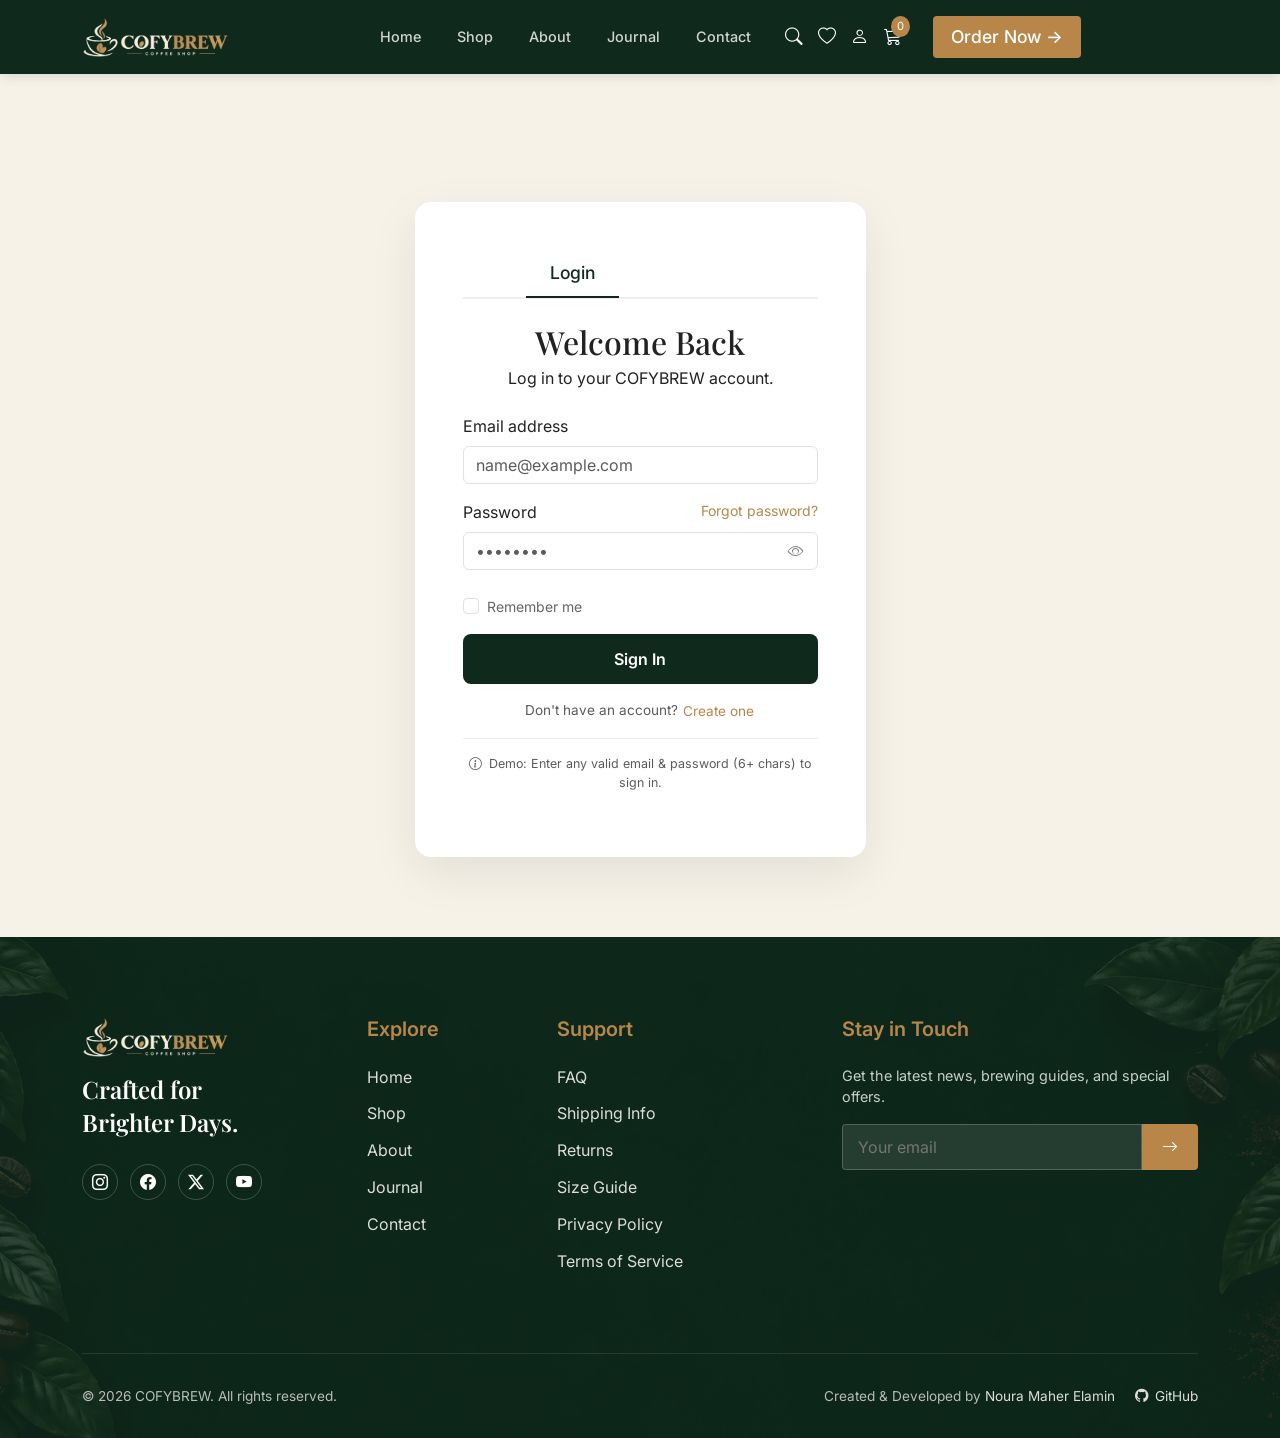
<file: login.html>
<!DOCTYPE html>
<html lang="en">
<head>
  <meta charset="UTF-8">
  <meta name="viewport" content="width=device-width, initial-scale=1.0">
  <link rel="icon" type="image/svg+xml" href="assets/svg icon.svg">
  <title>Account | COFYBREW Coffee Shop</title>
  <meta name="description" content="Login or register for your COFYBREW account to track orders, manage your wishlist, and enjoy exclusive member offers.">

  <link rel="preconnect" href="https://fonts.googleapis.com">
  <link rel="preconnect" href="https://fonts.gstatic.com" crossorigin>
  <link href="https://fonts.googleapis.com/css2?family=Inter:wght@400;500;600&family=Playfair+Display:wght@400;600;700&display=swap" rel="stylesheet">

  <link href="https://cdn.jsdelivr.net/npm/bootstrap@5.3.2/dist/css/bootstrap.min.css" rel="stylesheet">
  <link rel="stylesheet" href="https://cdn.jsdelivr.net/npm/bootstrap-icons@1.11.1/font/bootstrap-icons.css">
  <link rel="stylesheet" href="css/style.css">
</head>
<body>

  <!-- ==================== NAVBAR ==================== -->
  <nav class="navbar navbar-expand-lg navbar-dark inner-navbar">
    <div class="container">
      <a class="navbar-brand" href="index.html" aria-label="COFYBREW Home">
        <img src="assets/Logo.png" alt="COFYBREW Logo" height="40">
      </a>
      <button class="navbar-toggler" type="button" data-bs-toggle="collapse" data-bs-target="#navbarNav" aria-controls="navbarNav" aria-expanded="false" aria-label="Toggle navigation">
        <span class="navbar-toggler-icon"></span>
      </button>
      <div class="collapse navbar-collapse justify-content-center" id="navbarNav">
        <ul class="navbar-nav">
          <li class="nav-item"><a class="nav-link" href="index.html">Home</a></li>
          <li class="nav-item"><a class="nav-link" href="shop.html">Shop</a></li>
          <li class="nav-item"><a class="nav-link" href="about.html">About</a></li>
          <li class="nav-item"><a class="nav-link" href="journal.html">Journal</a></li>
          <li class="nav-item"><a class="nav-link" href="contact.html">Contact</a></li>
        </ul>
        <div class="navbar-icons align-items-center ms-lg-3 d-none d-lg-flex">
          <a href="#" aria-label="Search" data-bs-toggle="modal" data-bs-target="#searchModal"><i class="bi bi-search"></i></a>
          <a href="wishlist.html" aria-label="Wishlist"><i class="bi bi-heart navbar-heart-icon"></i></a>
          <a href="login.html" aria-label="Account" aria-current="page"><i class="bi bi-person"></i></a>
          <a href="cart.html" aria-label="Cart" class="position-relative">
            <i class="bi bi-cart3"></i>
            <span class="cart-badge">0</span>
          </a>
          <a href="shop.html" class="btn btn-gold ms-3 navbar-order-btn">Order Now &rarr;</a>
        </div>
      </div>
    </div>
  </nav>

  <!-- ==================== AUTH SECTION ==================== -->
  <section class="auth-section">
    <div class="container">
      <div class="row justify-content-center">
        <div class="col-md-6 col-lg-5">

          <!-- Already logged in notice (hidden by default) -->
          <div id="loginWelcome" class="auth-card text-center d-none mb-4">
            <div style="font-size:3rem; color:var(--gold);"><i class="bi bi-person-check-fill"></i></div>
            <h2 class="auth-title mt-3">Welcome back, <span id="loginUserName"></span>!</h2>
            <p class="auth-subtitle">You are already signed in.</p>
            <a href="index.html" class="btn btn-gold w-100 mb-3">Go to Home</a>
            <a href="shop.html" class="btn btn-outline-secondary w-100 mb-3">Explore Shop</a>
            <button id="logoutBtn" class="btn btn-link text-muted w-100" style="font-size:0.9rem;">Sign Out</button>
          </div>

          <!-- Auth Card -->
          <div class="auth-card" id="authMainCard">
            <ul class="nav nav-tabs justify-content-center mb-4" id="authTabs" role="tablist" style="border-bottom:2px solid #eee;">
              <li class="nav-item" role="presentation">
                <button class="nav-link active" id="login-tab" data-bs-toggle="tab" data-bs-target="#login" type="button" role="tab" aria-controls="login" aria-selected="true"
                  style="color:#888;border:none;font-weight:500;padding:10px 24px;font-size:1.1rem;">Login</button>
              </li>
              <li class="nav-item" role="presentation">
                <button class="nav-link" id="register-tab" data-bs-toggle="tab" data-bs-target="#register" type="button" role="tab" aria-controls="register" aria-selected="false"
                  style="color:#888;border:none;font-weight:500;padding:10px 24px;font-size:1.1rem;">Register</button>
              </li>
            </ul>

            <style>
              .nav-tabs .nav-link.active { color: var(--dark-green) !important; border-bottom: 2px solid var(--dark-green) !important; background: transparent !important; }
              .nav-tabs .nav-link:hover { color: var(--dark-green) !important; border-color: transparent; }
              .form-control:focus { box-shadow: 0 0 0 3px rgba(185,134,74,0.2); border-color: var(--gold); }
            </style>

            <div class="tab-content" id="authTabsContent">

              <!-- ===== Login Form ===== -->
              <div class="tab-pane fade show active" id="login" role="tabpanel" aria-labelledby="login-tab">
                <div class="text-center mb-4">
                  <h2 class="auth-title mb-1">Welcome Back</h2>
                  <p class="auth-subtitle">Log in to your COFYBREW account.</p>
                </div>

                <div id="loginError" class="alert alert-danger py-2 d-none" role="alert"></div>
                <div id="loginSuccess" class="alert alert-success py-2 d-none" role="alert"></div>

                <form id="loginForm" novalidate>
                  <div class="mb-3">
                    <label for="loginEmail" class="form-label fw-500">Email address</label>
                    <input type="email" class="form-control" id="loginEmail" placeholder="name@example.com" autocomplete="email" required>
                    <div class="invalid-feedback">Please enter a valid email address.</div>
                  </div>
                  <div class="mb-4">
                    <div class="d-flex justify-content-between">
                      <label for="loginPassword" class="form-label fw-500">Password</label>
                      <a href="#" class="text-gold text-decoration-none" style="font-size:0.875rem;">Forgot password?</a>
                    </div>
                    <div class="position-relative">
                      <input type="password" class="form-control pe-5" id="loginPassword" placeholder="••••••••" autocomplete="current-password" required>
                      <button type="button" class="password-toggle" id="toggleLoginPassword" tabindex="-1" aria-label="Toggle password visibility">
                        <i class="bi bi-eye"></i>
                      </button>
                      <div class="invalid-feedback">Password must be at least 6 characters.</div>
                    </div>
                  </div>
                  <div class="mb-3 form-check">
                    <input type="checkbox" class="form-check-input" id="rememberMe">
                    <label class="form-check-label" for="rememberMe" style="font-size:0.875rem;color:#666;">Remember me</label>
                  </div>
                  <button type="submit" class="btn btn-auth mb-3">Sign In</button>
                  <p class="text-center text-muted" style="font-size:0.85rem;">
                    Don't have an account?
                    <button type="button" class="btn btn-link p-0 text-gold text-decoration-none" style="font-size:0.85rem;"
                      onclick="document.getElementById('register-tab').click()">Create one</button>
                  </p>
                </form>

                <!-- Demo hint -->
                <div class="text-center mt-3 pt-3" style="border-top:1px solid #f0ebe2;">
                  <p class="text-muted" style="font-size:0.78rem;">
                    <i class="bi bi-info-circle me-1"></i>
                    Demo: Enter any valid email & password (6+ chars) to sign in.
                  </p>
                </div>
              </div>

              <!-- ===== Register Form ===== -->
              <div class="tab-pane fade" id="register" role="tabpanel" aria-labelledby="register-tab">
                <div class="text-center mb-4">
                  <h2 class="auth-title mb-1">Create Account</h2>
                  <p class="auth-subtitle">Join the COFYBREW community.</p>
                </div>

                <div id="registerSuccess" class="alert alert-success py-2 d-none" role="alert"></div>

                <form id="registerForm" novalidate>
                  <div class="mb-3">
                    <label for="regName" class="form-label fw-500">Full Name</label>
                    <input type="text" class="form-control" id="regName" placeholder="Your full name" autocomplete="name" required>
                    <div class="invalid-feedback">Please enter your full name.</div>
                  </div>
                  <div class="mb-3">
                    <label for="regEmail" class="form-label fw-500">Email address</label>
                    <input type="email" class="form-control" id="regEmail" placeholder="name@example.com" autocomplete="email" required>
                    <div class="invalid-feedback">Please enter a valid email address.</div>
                  </div>
                  <div class="mb-4">
                    <label for="regPassword" class="form-label fw-500">Password</label>
                    <div class="position-relative">
                      <input type="password" class="form-control pe-5" id="regPassword" placeholder="Min. 6 characters" autocomplete="new-password" required minlength="6">
                      <button type="button" class="password-toggle" id="toggleRegPassword" tabindex="-1" aria-label="Toggle password visibility">
                        <i class="bi bi-eye"></i>
                      </button>
                      <div class="invalid-feedback">Password must be at least 6 characters.</div>
                    </div>
                    <div class="mt-2">
                      <div id="pwdStrength" class="d-flex gap-1">
                        <div class="flex-fill rounded" id="ps1" style="height:4px;background:#e0d8cc;transition:background 0.3s;"></div>
                        <div class="flex-fill rounded" id="ps2" style="height:4px;background:#e0d8cc;transition:background 0.3s;"></div>
                        <div class="flex-fill rounded" id="ps3" style="height:4px;background:#e0d8cc;transition:background 0.3s;"></div>
                      </div>
                      <p id="pwdStrengthLabel" class="text-muted mt-1" style="font-size:0.75rem;"></p>
                    </div>
                  </div>
                  <button type="submit" class="btn btn-auth mb-3">Create Account</button>
                  <p class="text-center text-muted" style="font-size:0.85rem;">
                    Already have an account?
                    <button type="button" class="btn btn-link p-0 text-gold text-decoration-none" style="font-size:0.85rem;"
                      onclick="document.getElementById('login-tab').click()">Sign in</button>
                  </p>
                </form>
              </div>

            </div><!-- /tab-content -->
          </div><!-- /auth-card -->

        </div>
      </div>
    </div>
  </section>

  <!-- ==================== FOOTER ==================== -->
  <footer class="footer">
    <div class="footer-overlay"></div>
    <div class="container position-relative z-2">
      <div class="row">
        <!-- Brand -->
        <div class="col-lg-3 col-md-6 mb-4 mb-lg-0">
          <a href="index.html" class="text-white text-decoration-none d-flex align-items-center gap-2 mb-3">
            <img src="assets/Logo.png" alt="COFYBREW Logo" height="40">
          </a>
          <div class="footer-logo-text mt-4">Crafted for<br>Brighter Days.</div>
          <div class="social-icons mt-3">
            <a href="#" aria-label="Instagram"><i class="bi bi-instagram"></i></a>
            <a href="#" aria-label="Facebook"><i class="bi bi-facebook"></i></a>
            <a href="#" aria-label="Twitter X"><i class="bi bi-twitter-x"></i></a>
            <a href="#" aria-label="YouTube"><i class="bi bi-youtube"></i></a>
          </div>
        </div>
        <!-- Explore -->
        <div class="col-lg-2 col-md-6 mb-4 mb-lg-0 mt-3 mt-lg-0">
          <h5>Explore</h5>
          <ul class="footer-links">
            <li><a href="index.html">Home</a></li>
            <li><a href="shop.html">Shop</a></li>
            <li><a href="about.html">About</a></li>
            <li><a href="journal.html">Journal</a></li>
            <li><a href="contact.html">Contact</a></li>
          </ul>
        </div>
        <!-- Support -->
        <div class="col-lg-2 col-md-6 mb-4 mb-md-0 mt-3 mt-lg-0">
          <h5>Support</h5>
          <ul class="footer-links">
            <li><a href="contact.html#faqSection">FAQ</a></li>
            <li><a href="contact.html">Shipping Info</a></li>
            <li><a href="contact.html">Returns</a></li>
            <li><a href="shop.html">Size Guide</a></li>
            <li><a href="contact.html">Privacy Policy</a></li>
            <li><a href="contact.html">Terms of Service</a></li>
          </ul>
        </div>
        <!-- Stay in Touch -->
        <div class="col-lg-4 col-md-6 offset-lg-1 mt-3 mt-lg-0">
          <h5>Stay in Touch</h5>
          <p class="text-light" style="opacity:0.8; font-size:0.9rem;">Get the latest news, brewing guides, and special offers.</p>
          <form class="newsletter-form" id="footerNewsletterForm">
            <input type="email" placeholder="Your email" aria-label="Email address" required>
            <button type="submit" aria-label="Subscribe"><i class="bi bi-arrow-right"></i></button>
          </form>
        </div>
      </div>
      <div class="footer-bottom">
        <div>&copy; 2026 COFYBREW. All rights reserved.</div>
        <div class="footer-credits">
          <span>Created &amp; Developed by <a href="https://www.linkedin.com/in/nouramaherelamin/" target="_blank" rel="noopener noreferrer">Noura Maher Elamin</a></span>
          <a href="https://github.com/nouramaherelamin" target="_blank" rel="noopener noreferrer" aria-label="GitHub"><i class="bi bi-github"></i> GitHub</a>
        </div>
      </div>
    </div>
  </footer>

  <!-- SEARCH MODAL -->
  <div class="modal fade" id="searchModal" tabindex="-1" aria-hidden="true">
    <div class="modal-dialog modal-dialog-centered modal-lg">
      <div class="modal-content border-0">
        <div class="modal-body p-4 p-md-5">
          <div class="d-flex justify-content-between align-items-center mb-4">
            <h4 class="mb-0 font-heading">What are you looking for?</h4>
            <button type="button" class="btn-close" data-bs-dismiss="modal" aria-label="Close"></button>
          </div>
          <form id="searchForm">
            <div class="input-group input-group-lg mb-3">
              <span class="input-group-text bg-white border-end-0"><i class="bi bi-search text-muted"></i></span>
              <input type="search" class="form-control border-start-0 ps-0 shadow-none" id="searchInput" placeholder="Search coffee, beans, accessories..." required>
            </div>
          </form>
          <div id="searchResults" class="mt-4">
            <p class="text-muted small">Start typing to search...</p>
          </div>
        </div>
      </div>
    </div>
  </div>

  <!-- Back to top -->
  <button id="backToTop" class="back-to-top-btn" aria-label="Back to top">
    <i class="bi bi-arrow-up"></i>
  </button>

  <script src="https://cdn.jsdelivr.net/npm/bootstrap@5.3.2/dist/js/bootstrap.bundle.min.js"></script>
  <script src="js/products.js"></script>
  <script src="js/auth.js"></script>
  <script src="js/script.js"></script>

  <!-- Password strength meter for register form -->
  <script>
    (function() {
      var pwd = document.getElementById('registerPassword');
      var bars = [document.getElementById('ps1'), document.getElementById('ps2'), document.getElementById('ps3')];
      var label = document.getElementById('pwdStrengthLabel');
      if (!pwd) return;
      pwd.addEventListener('input', function() {
        var v = pwd.value;
        var score = 0;
        if (v.length >= 6) score++;
        if (v.length >= 10) score++;
        if (/[A-Z]/.test(v) && /[0-9]/.test(v)) score++;
        var colors = ['#e74c3c', '#f0ad4e', '#27ae60'];
        var labels = ['Weak', 'Medium', 'Strong'];
        bars.forEach(function(b, i) {
          if (b) b.style.background = i < score ? colors[score - 1] : '#e0d8cc';
        });
        if (label) {
          label.textContent = score > 0 ? labels[score - 1] : '';
          label.style.color = score > 0 ? colors[score - 1] : '';
        }
      });
    })();
  </script>
</body>
</html>
</file>
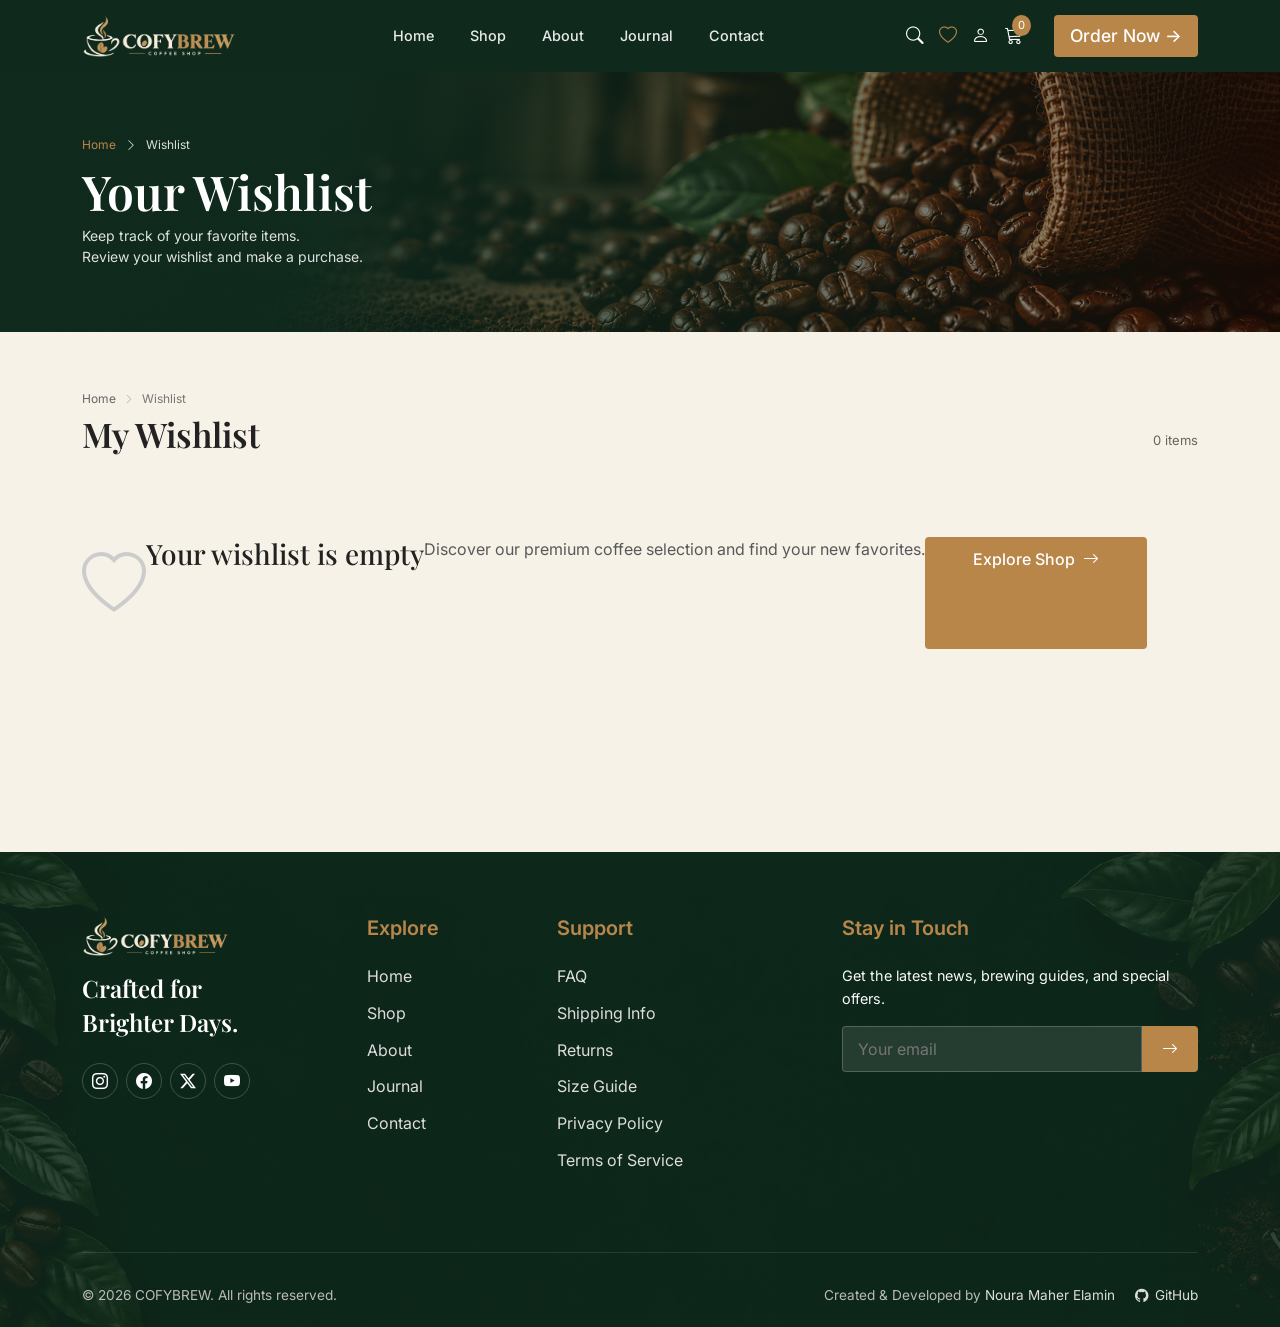
<file: wishlist.html>
<!DOCTYPE html>
<html lang="en">
<head>
<meta charset="UTF-8">
<meta name="viewport" content="width=device-width, initial-scale=1.0">
<title>Wishlist | COFYBREW Coffee Shop</title>
<link rel="icon" type="image/svg+xml" href="assets/svg icon.svg">
<meta name="description" content="Your saved COFYBREW products.">
<link rel="preconnect" href="https://fonts.googleapis.com">
<link rel="preconnect" href="https://fonts.gstatic.com" crossorigin>
<link href="https://fonts.googleapis.com/css2?family=Inter:wght@400;500;600&family=Playfair+Display:wght@400;600;700&display=swap" rel="stylesheet">
<link href="https://cdn.jsdelivr.net/npm/bootstrap@5.3.2/dist/css/bootstrap.min.css" rel="stylesheet">
<link rel="stylesheet" href="https://cdn.jsdelivr.net/npm/bootstrap-icons@1.11.1/font/bootstrap-icons.css">
<link rel="stylesheet" href="css/style.css">
</head>
<body class="inner-page wishlist-page">
<nav class="navbar navbar-expand-lg navbar-dark inner-navbar">
<div class="container">
<a class="navbar-brand" href="index.html"><img src="assets/Logo.png" alt="COFYBREW Logo" height="40"></a>
<button class="navbar-toggler" type="button" data-bs-toggle="collapse" data-bs-target="#navbarNav" aria-label="Toggle navigation"><span class="navbar-toggler-icon"></span></button>
<div class="collapse navbar-collapse justify-content-center" id="navbarNav">
<ul class="navbar-nav">
<li class="nav-item"><a class="nav-link" href="index.html">Home</a></li>
<li class="nav-item"><a class="nav-link" href="shop.html">Shop</a></li>
<li class="nav-item"><a class="nav-link" href="about.html">About</a></li>
<li class="nav-item"><a class="nav-link" href="journal.html">Journal</a></li>
<li class="nav-item"><a class="nav-link" href="contact.html">Contact</a></li>
</ul>
</div>
<div class="navbar-icons d-none d-lg-flex align-items-center">
<a href="#" data-bs-toggle="modal" data-bs-target="#searchModal" aria-label="Search"><i class="bi bi-search"></i></a>
<a href="wishlist.html" class="active-icon" aria-label="Wishlist"><i class="bi bi-heart navbar-heart-icon"></i></a>
<a href="login.html" aria-label="Account"><i class="bi bi-person"></i></a>
<a href="cart.html" class="position-relative" aria-label="Cart"><i class="bi bi-cart3"></i><span class="cart-badge">0</span></a>
<a href="shop.html" class="btn btn-gold ms-3 wishlist-order-btn">Order Now &rarr;</a>
</div>
</div>
</nav>

<section class="wishlist-hero" style="background-image:url('assets/anthor.png');">
<div class="wishlist-hero-overlay"></div>
<div class="container position-relative">
<div class="wishlist-hero-content">
<nav class="wishlist-breadcrumb" aria-label="Breadcrumb"><a href="index.html">Home</a><i class="bi bi-chevron-right"></i><span>Wishlist</span></nav>
<h1>Your Wishlist</h1>
<p>Keep track of your favorite items.<br>Review your wishlist and make a purchase.</p>
</div>
</div>
</section>

<main class="wishlist-main">
<div class="container">
<div class="wishlist-heading">
<div>
<nav class="wishlist-page-breadcrumb" aria-label="Breadcrumb"><a href="index.html">Home</a><i class="bi bi-chevron-right"></i><span>Wishlist</span></nav>
<h2>My Wishlist</h2>
</div>
<div id="wishlist-count" class="wishlist-count">0 items</div>
</div>
<div class="row g-4" id="wishlist-grid"></div>
</div>
</main>

<footer class="footer">
<div class="footer-overlay"></div>
<div class="container position-relative z-2">
<div class="row">
<div class="col-lg-3 col-md-6 mb-4 mb-lg-0">
<a href="index.html" class="text-white text-decoration-none d-flex align-items-center gap-2 mb-3"><img src="assets/Logo.png" alt="COFYBREW Logo" height="40"></a>
<div class="footer-logo-text mt-4">Crafted for<br>Brighter Days.</div>
<div class="social-icons mt-3">
<a href="#" aria-label="Instagram"><i class="bi bi-instagram"></i></a><a href="#" aria-label="Facebook"><i class="bi bi-facebook"></i></a><a href="#" aria-label="Twitter X"><i class="bi bi-twitter-x"></i></a><a href="#" aria-label="YouTube"><i class="bi bi-youtube"></i></a>
</div>
</div>
<div class="col-lg-2 col-md-6 mb-4 mb-lg-0 mt-3 mt-lg-0"><h5>Explore</h5><ul class="footer-links">
<li><a href="index.html">Home</a></li><li><a href="shop.html">Shop</a></li><li><a href="about.html">About</a></li><li><a href="journal.html">Journal</a></li><li><a href="contact.html">Contact</a></li>
</ul></div>
<div class="col-lg-2 col-md-6 mb-4 mb-md-0 mt-3 mt-lg-0"><h5>Support</h5><ul class="footer-links">
<li><a href="contact.html#faqSection">FAQ</a></li><li><a href="contact.html">Shipping Info</a></li><li><a href="contact.html">Returns</a></li><li><a href="shop.html">Size Guide</a></li><li><a href="contact.html">Privacy Policy</a></li><li><a href="contact.html">Terms of Service</a></li>
</ul></div>
<div class="col-lg-4 col-md-6 offset-lg-1 mt-3 mt-lg-0"><h5>Stay in Touch</h5><p class="text-light footer-stay-desc">Get the latest news, brewing guides, and special offers.</p>
<form class="newsletter-form" id="footerNewsletterForm"><input type="email" placeholder="Your email" aria-label="Email address" required><button type="submit" aria-label="Subscribe"><i class="bi bi-arrow-right"></i></button></form>
</div>
</div>
<div class="footer-bottom"><div>&copy; 2026 COFYBREW. All rights reserved.</div><div class="footer-credits"><span>Created &amp; Developed by <a href="https://www.linkedin.com/in/nouramaherelamin/" target="_blank" rel="noopener noreferrer">Noura Maher Elamin</a></span><a href="https://github.com/nouramaherelamin" target="_blank" rel="noopener noreferrer"><i class="bi bi-github"></i> GitHub</a></div></div>
</div>
</footer>

<div class="modal fade" id="searchModal" tabindex="-1" aria-hidden="true">
<div class="modal-dialog modal-dialog-centered modal-lg"><div class="modal-content border-0"><div class="modal-body p-4 p-md-5">
<div class="d-flex justify-content-between align-items-center mb-4"><h4 class="mb-0 font-heading">What are you looking for?</h4><button type="button" class="btn-close" data-bs-dismiss="modal" aria-label="Close"></button></div>
<form id="searchForm"><div class="input-group input-group-lg mb-3"><span class="input-group-text bg-white border-end-0"><i class="bi bi-search text-muted"></i></span><input type="search" class="form-control border-start-0 ps-0 shadow-none" id="searchInput" placeholder="Search coffee, beans, accessories..." required></div></form>
<div id="searchResults" class="mt-4"><p class="text-muted small">Start typing to search...</p></div>
</div></div></div>
</div>
<button id="backToTop" class="back-to-top-btn" aria-label="Back to top"><i class="bi bi-arrow-up"></i></button>
<script src="https://cdn.jsdelivr.net/npm/bootstrap@5.3.2/dist/js/bootstrap.bundle.min.js"></script>
<script src="js/products.js"></script>
<script src="js/auth.js"></script>
<script src="js/script.js"></script>
</body>
</html>
</file>
<file: css/style.css>
:root {
  --dark-green: #10291D;
  --deep-brown: #2B160C;
  --coffee-brown: #5A321B;
  --gold: #B9864A;
  --light-gold: #D2A66A;
  --cream: #F7F2E8;
  --white: #FFFFFF;
  --dark-text: #222222;
  
  --font-heading: 'Playfair Display', serif;
  --font-body: 'Inter', sans-serif;
}

body {
  font-family: var(--font-body);
  color: var(--dark-text);
  background-color: var(--cream);
  overflow-x: hidden;
}

h1, h2, h3, h4, h5, h6, .font-heading {
  font-family: var(--font-heading);
}

/* Utilities */
.bg-dark-green { background-color: var(--dark-green) !important; color: var(--white); }
.bg-deep-brown { background-color: var(--deep-brown) !important; color: var(--white); }
.bg-coffee-brown { background-color: var(--coffee-brown) !important; color: var(--white); }
.bg-cream { background-color: var(--cream) !important; }
.text-gold { color: var(--gold) !important; }
.text-light-gold { color: var(--light-gold) !important; }
.text-cream { color: var(--cream) !important; }

/* Buttons */
.btn-gold {
  background-color: var(--gold);
  color: var(--white);
  border: none;
  border-radius: 4px;
  padding: 10px 24px;
  font-weight: 500;
  transition: all 0.3s ease;
}
.btn-gold:hover {
  background-color: var(--light-gold);
  color: var(--white);
}

.btn-outline-light {
  border: 1px solid var(--white);
  color: var(--white);
  border-radius: 4px;
  padding: 10px 24px;
  font-weight: 500;
  transition: all 0.3s ease;
}
.btn-outline-light:hover {
  background-color: var(--white);
  color: var(--dark-text);
}

/* 1. Navbar */
.navbar {
  position: fixed;
  top: 0;
  width: 100%;
  z-index: 1000;
  transition: all 0.3s ease;
  padding: 1rem 0;
  background: transparent;
}
.navbar.scrolled {
  background-color: var(--dark-green);
  box-shadow: 0 4px 6px rgba(0,0,0,0.1);
  padding: 0.5rem 0;
}
.navbar-brand {
  font-family: var(--font-heading);
  font-weight: 700;
  color: var(--white) !important;
  display: flex;
  align-items: center;
  gap: 10px;
}
.navbar-brand img {
  height: 40px;
}
.nav-link {
  color: rgba(255, 255, 255, 0.8) !important;
  font-weight: 500;
  font-size: 0.9rem;
  margin: 0 10px;
  transition: color 0.3s ease;
}
.nav-link:hover, .nav-link.active {
  color: var(--white) !important;
}
.navbar-icons {
  display: flex;
  align-items: center;
  gap: 15px;
}
.navbar-icons a {
  color: var(--white);
  font-size: 1.1rem;
  text-decoration: none;
  position: relative;
}
.cart-badge {
  position: absolute;
  top: -8px;
  right: -8px;
  background-color: var(--gold);
  color: white;
  border-radius: 50%;
  padding: 2px 6px;
  font-size: 0.7rem;
}

/* 2. Hero Section */
.hero-section {
  position: relative;
  height: 650px;
  background-size: cover;
  background-position: center;
  display: flex;
  align-items: center;
  color: white;
  margin-bottom: 2rem;
}
.hero-section::before {
  content: '';
  position: absolute;
  top: 0; left: 0; right: 0; bottom: 0;
  background-color: rgba(16, 41, 29, 0.5); /* dark green overlay */
}
.hero-content {
  position: relative;
  z-index: 2;
}
.hero-label {
  color: var(--gold);
  letter-spacing: 2px;
  font-size: 0.85rem;
  font-weight: 600;
  margin-bottom: 1rem;
  text-transform: uppercase;
}
.hero-title {
  font-size: 4.5rem;
  font-weight: 700;
  line-height: 1.1;
  margin-bottom: 1.5rem;
}
.hero-desc {
  font-size: 1.1rem;
  max-width: 400px;
  margin-bottom: 2rem;
  opacity: 0.9;
}
.hero-features {
  display: flex;
  gap: 30px;
  margin-top: 3rem;
  flex-wrap: wrap;
}
.hero-feature {
  display: flex;
  align-items: center;
  gap: 10px;
}
.hero-feature i {
  color: var(--gold);
  font-size: 1.5rem;
}
.hero-feature-text h6 {
  margin: 0;
  font-size: 0.9rem;
  font-weight: 600;
}
.hero-feature-text p {
  margin: 0;
  font-size: 0.75rem;
  opacity: 0.7;
}

.hero-slider-controls {
  position: absolute;
  bottom: 30px;
  left: 0;
  right: 0;
  display: flex;
  justify-content: center;
  z-index: 2;
  gap: 15px;
}
.slider-indicator {
  width: 10px;
  height: 10px;
  background: rgba(255,255,255,0.3);
  border-radius: 50%;
  cursor: pointer;
  transition: all 0.3s;
}
.slider-indicator.active {
  background: var(--gold);
  width: 25px;
  border-radius: 5px;
}
.slider-arrow {
  position: absolute;
  top: 50%;
  transform: translateY(-50%);
  background: rgba(255,255,255,0.1);
  border: 1px solid rgba(255,255,255,0.3);
  color: white;
  width: 40px;
  height: 40px;
  border-radius: 50%;
  display: flex;
  align-items: center;
  justify-content: center;
  cursor: pointer;
  z-index: 2;
  transition: all 0.3s;
}
.slider-arrow:hover {
  background: var(--gold);
  border-color: var(--gold);
}
.slider-arrow.left { left: 20px; }
.slider-arrow.right { right: 20px; }

/* 3. Category Section */
.category-section {
  padding: 3rem 0;
  background-color: var(--white);
  border-bottom: 1px solid #eaeaea;
}
.category-wrapper {
  display: flex;
  justify-content: space-between;
  align-items: center;
  overflow-x: auto;
  scrollbar-width: none; /* Firefox */
}
.category-wrapper::-webkit-scrollbar {
  display: none; /* Chrome/Safari */
}
.category-item {
  text-align: center;
  padding: 0 15px;
  min-width: 120px;
  text-decoration: none;
  color: var(--dark-text);
  border-right: 1px solid #eee;
  transition: transform 0.3s;
}
.category-item:last-child {
  border-right: none;
}
.category-item:hover {
  transform: translateY(-5px);
}
.category-img {
  width: 50px;
  height: 50px;
  object-fit: contain;
  margin-bottom: 10px;
}
.category-title {
  font-weight: 600;
  font-size: 0.95rem;
  margin-bottom: 2px;
}
.category-count {
  font-size: 0.8rem;
  color: #777;
}
.view-all-circle {
  width: 50px;
  height: 50px;
  border-radius: 50%;
  background-color: var(--gold);
  color: white;
  display: flex;
  align-items: center;
  justify-content: center;
  margin: 0 auto 10px;
}

/* 4. About Section */
.about-section {
  padding: 6rem 0;
  background-color: var(--cream);
}
.section-label {
  color: var(--gold);
  letter-spacing: 2px;
  font-size: 0.8rem;
  font-weight: 600;
  text-transform: uppercase;
  margin-bottom: 1rem;
}
.about-title {
  font-size: 3rem;
  font-weight: 700;
  line-height: 1.1;
  margin-bottom: 1.5rem;
  color: var(--dark-text);
}
.about-p {
  font-size: 1.1rem;
  color: #555;
  margin-bottom: 2.5rem;
  line-height: 1.6;
}
.about-features {
  display: flex;
  gap: 20px;
  margin-bottom: 2.5rem;
}
.about-feature {
  display: flex;
  align-items: center;
  gap: 8px;
  font-weight: 500;
  font-size: 0.95rem;
}
.about-feature i {
  color: var(--gold);
}
.about-image-wrapper {
  position: relative;
  height: 500px;
}
.about-img-main {
  width: 100%;
  height: 100%;
  object-fit: cover;
  border-radius: 8px;
}
.about-decorative-text {
  position: absolute;
  top: 10%;
  left: -10%;
  font-family: 'Brush Script MT', cursive;
  font-size: 4rem;
  color: white;
  line-height: 1;
  text-shadow: 2px 2px 4px rgba(0,0,0,0.3);
  z-index: 2;
  transform: rotate(-10deg);
}

.about-composition {
  position: relative;
  height: 500px;
  width: 100%;
}
.bg-brush {
  position: absolute;
  top: 10%;
  right: 0;
  width: 90%;
  height: 90%;
  background-size: contain;
  background-repeat: no-repeat;
  background-position: center right;
  z-index: 1;
}
.main-bag {
  position: absolute;
  bottom: 0;
  right: 15%;
  height: 85%;
  width: auto;
  object-fit: contain;
  z-index: 3;
}
.float-beans-1 {
  position: absolute;
  bottom: 10%;
  left: 15%;
  width: 150px;
  z-index: 4;
}
.float-beans-2 {
  position: absolute;
  bottom: 5%;
  right: 0;
  width: 120px;
  z-index: 4;
}
.float-leaves {
  position: absolute;
  top: 15%;
  left: 10%;
  width: 100px;
  z-index: 2;
}
.decorative-text {
  position: absolute;
  top: 10%;
  left: 5%;
  font-family: 'Brush Script MT', cursive;
  font-size: 4rem;
  color: var(--white);
  line-height: 1.1;
  text-shadow: 1px 1px 3px rgba(0,0,0,0.3);
  z-index: 5;
  transform: rotate(-10deg);
}

/* 5. Best Sellers Section */
.best-sellers-section {
  background-color: var(--deep-brown);
  padding: 5rem 0;
  color: var(--white);
}
.best-sellers-header {
  display: flex;
  justify-content: space-between;
  align-items: flex-end;
  margin-bottom: 3rem;
}
.section-title-light {
  font-size: 2.5rem;
  font-family: var(--font-heading);
  margin: 0;
}
.carousel-btn {
  width: 40px;
  height: 40px;
  border-radius: 50%;
  border: 1px solid rgba(255,255,255,0.3);
  background: transparent;
  color: white;
  display: flex;
  align-items: center;
  justify-content: center;
  transition: all 0.3s;
}
.carousel-btn:hover {
  background: var(--gold);
  border-color: var(--gold);
}
.product-card {
  background: var(--white);
  border-radius: 8px;
  overflow: hidden;
  color: var(--dark-text);
  height: 100%;
  position: relative;
  transition: transform 0.3s;
  display: flex;
  flex-direction: column;
}
.product-card:hover {
  transform: translateY(-5px);
}
.wishlist-btn {
  position: absolute;
  top: 15px;
  right: 15px;
  background: transparent;
  border: none;
  font-size: 1.2rem;
  color: #ccc;
  z-index: 10;
  transition: color 0.3s;
}
.wishlist-btn:hover {
  color: var(--gold);
}
.product-img-wrapper {
  height: 250px;
  padding: 1.5rem;
  background-image: url('../assets/coffee-beans.jpeg');
  background-size: cover;
  background-position: center;
  background-repeat: no-repeat;
  display: flex;
  align-items: center;
  justify-content: center;
  position: relative;
  overflow: hidden;
}

.product-img-wrapper img {
  max-height: 100%;
  width: 100%;
  object-fit: contain;
  position: relative;
  z-index: 2;
}
.product-card:hover .product-img-wrapper img {
  transform: scale(1.03);
}

.product-info {
  padding: 1.5rem;
}
.product-title {
  font-family: var(--font-heading);
  font-size: 1.2rem;
  font-weight: 600;
  margin-bottom: 0.2rem;
}
.product-subtitle {
  font-size: 0.85rem;
  color: #777;
  margin-bottom: 1rem;
}
.product-price {
  font-size: 1.25rem;
  font-weight: 600;
  color: var(--gold);
}
.product-rating {
  font-size: 0.85rem;
  color: #555;
  display: flex;
  align-items: center;
  gap: 5px;
}
.product-rating i {
  color: var(--gold);
}
.add-to-cart-btn {
  position: absolute;
  bottom: 1.5rem;
  right: 1.5rem;
  width: 40px;
  height: 40px;
  border-radius: 50%;
  background: transparent;
  color: white;
  border: none;
  display: flex;
  align-items: center;
  justify-content: center;
  transition: transform 0.3s;
  padding: 0;
}
.add-to-cart-btn:hover {
  transform: scale(1.1);
}
.add-to-cart-btn img.cart-svg-icon {
  width: 100%;
  height: 100%;
  object-fit: contain;
}

/* 6. Statistics Section */
.stats-section {
  background-color: var(--cream);
  padding: 4rem 0;
  border-bottom: 1px solid #eaeaea;
}
.stat-item {
  text-align: center;
  padding: 0 15px;
}
.stat-icon {
  color: var(--gold);
  font-size: 2rem;
  margin-bottom: 1rem;
}
.stat-number {
  font-size: 3rem;
  font-family: var(--font-heading);
  font-weight: 700;
  margin-bottom: 0.5rem;
  color: var(--dark-text);
}
.stat-title {
  font-weight: 600;
  margin-bottom: 0.2rem;
}
.stat-desc {
  font-size: 0.9rem;
  color: #777;
}
.stat-divider {
  width: 1px;
  background-color: #ddd;
  height: 100px;
  margin: auto;
}

/* 7. Special Offer */
.special-offer-section {
  display: flex;
  flex-wrap: wrap;
}
.offer-img-side {
  flex: 1 1 50%;
  min-height: 500px;
  background-size: cover;
  background-position: center;
  position: relative;
  display: flex;
  align-items: center;
  padding: 4rem;
}
.offer-text-overlay {
  font-family: 'Brush Script MT', cursive;
  font-size: 4rem;
  color: white;
  line-height: 1.2;
  text-shadow: 2px 2px 4px rgba(0,0,0,0.5);
}
.offer-content-side {
  flex: 1 1 50%;
  background-color: var(--cream);
  display: flex;
  align-items: center;
  padding: 4rem;
  position: relative;
}
.offer-title {
  font-size: 3rem;
  font-family: var(--font-heading);
  font-weight: 700;
  margin-bottom: 1.5rem;
}
.offer-desc {
  font-size: 1.1rem;
  color: #555;
  margin-bottom: 2rem;
  max-width: 400px;
}
.offer-decorative-1 {
  position: absolute;
  top: 10%;
  right: 10%;
  width: 80px;
  transform: rotate(15deg);
  opacity: 0.8;
}
.offer-decorative-2 {
  position: absolute;
  bottom: 15%;
  right: 5%;
  width: 100px;
  transform: rotate(-20deg);
  opacity: 0.8;
}

/* 8. Journal Section */
.journal-section {
  background-color: var(--cream);
  padding: 6rem 0;
}
.journal-header {
  display: flex;
  justify-content: space-between;
  align-items: flex-end;
  margin-bottom: 3rem;
}
.journal-title {
  font-size: 2.5rem;
  font-family: var(--font-heading);
  margin: 0;
}
.journal-card {
  background: white;
  border-radius: 8px;
  overflow: hidden;
  box-shadow: 0 4px 15px rgba(0,0,0,0.05);
  height: 100%;
}
.journal-img {
  width: 100%;
  height: 220px;
  object-fit: cover;
}
.journal-content {
  padding: 1.5rem;
}
.journal-date {
  font-size: 0.8rem;
  color: #888;
  letter-spacing: 1px;
  margin-bottom: 0.5rem;
  display: block;
}
.journal-card-title {
  font-family: var(--font-heading);
  font-size: 1.3rem;
  font-weight: 600;
  margin-bottom: 1rem;
}
.journal-link {
  color: var(--gold);
  text-decoration: none;
  font-weight: 600;
  font-size: 0.9rem;
}
.journal-link:hover {
  color: var(--deep-brown);
}

/* 9. Footer */
.footer {
  background-color: var(--dark-green);
  color: white;
  padding: 5rem 0 2rem;
  background-image: url('../assets/Footer.png');
  background-size: cover;
  background-position: center;
  position: relative;
}
.footer-overlay {
  position: absolute;
  top: 0; left: 0; right: 0; bottom: 0;
  background-color: rgba(16, 41, 29, 0.85); /* Dark green overlay */
  z-index: 1;
}
.footer > .container {
  position: relative;
  z-index: 2;
}
.footer-logo-text {
  font-family: var(--font-heading);
  font-size: 1.5rem;
  font-weight: 600;
  margin: 1.5rem 0;
}
.social-icons a {
  color: white;
  font-size: 1.2rem;
  margin-right: 15px;
  transition: color 0.3s;
}
.social-icons a:hover {
  color: var(--gold);
}
.footer h5 {
  font-family: var(--font-body);
  font-weight: 600;
  margin-bottom: 1.5rem;
  color: var(--gold);
}
.footer-links {
  list-style: none;
  padding: 0;
}
.footer-links li {
  margin-bottom: 0.8rem;
}
.footer-links a {
  color: #ddd;
  text-decoration: none;
  transition: color 0.3s;
  display: inline-block;
  position: relative;
}
.footer-links a::after {
  content: '';
  position: absolute;
  width: 0;
  height: 1px;
  bottom: -2px;
  left: 0;
  background-color: var(--gold);
  transition: width 0.3s;
}
.footer-links a:hover {
  color: var(--gold);
}
.footer-links a:hover::after {
  width: 100%;
}
.newsletter-form {
  display: flex;
  margin-top: 1rem;
}
.newsletter-form input {
  background: rgba(255,255,255,0.1);
  border: 1px solid rgba(255,255,255,0.2);
  color: white;
  padding: 10px 15px;
  border-radius: 4px 0 0 4px;
  flex: 1;
  transition: box-shadow 0.3s, border-color 0.3s;
}
.newsletter-form input:focus {
  outline: none;
  border-color: var(--gold);
  box-shadow: 0 0 8px rgba(185, 134, 74, 0.4);
}
.newsletter-form button {
  background: var(--gold);
  color: white;
  border: none;
  padding: 10px 20px;
  border-radius: 0 4px 4px 0;
  cursor: pointer;
  transition: background-color 0.3s, transform 0.2s;
}
.newsletter-form button:hover {
  background-color: var(--light-gold);
}
.newsletter-form button:active {
  transform: scale(0.95);
}
.footer-bottom {
  margin-top: 4rem;
  padding-top: 2rem;
  border-top: 1px solid rgba(255,255,255,0.1);
  font-size: 0.85rem;
  color: #bbb;
  display: flex;
  justify-content: space-between;
  align-items: center;
  flex-wrap: wrap;
  gap: 15px;
}
.footer-credits {
  display: flex;
  align-items: center;
  gap: 20px;
  flex-wrap: wrap;
}
.footer-credits a {
  color: #ddd;
  text-decoration: none;
  display: inline-flex;
  align-items: center;
  gap: 6px;
  transition: color 0.3s;
}
.footer-credits a:hover {
  color: var(--gold);
}

/* Floating back to top */
.back-to-top {
  position: fixed;
  bottom: 30px;
  right: 30px;
  width: 45px;
  height: 45px;
  background: var(--gold);
  color: white;
  border-radius: 50%;
  display: flex;
  align-items: center;
  justify-content: center;
  text-decoration: none;
  opacity: 0;
  visibility: hidden;
  transition: all 0.3s;
  z-index: 1000;
  box-shadow: 0 2px 10px rgba(0,0,0,0.2);
}
.back-to-top.show {
  opacity: 1;
  visibility: visible;
}
.back-to-top:hover {
  background: var(--deep-brown);
  color: white;
}

/* Utilities classes for JS animations */
.fade-in-up {
  opacity: 0;
  transform: translateY(30px);
  transition: opacity 0.8s ease, transform 0.8s ease;
}
.fade-in-up.visible {
  opacity: 1;
  transform: translateY(0);
}

/* Responsiveness */
@media (max-width: 991px) {
  .hero-title {
    font-size: 3.5rem;
  }
  .about-title, .offer-title {
    font-size: 2.5rem;
  }
  .stat-divider {
    display: none;
  }
  .stat-item {
    margin-bottom: 2rem;
  }
  .navbar-collapse {
    background-color: var(--dark-green);
    padding: 1rem;
    border-radius: 8px;
    margin-top: 10px;
  }
}

@media (max-width: 767px) {
  .hero-title {
    font-size: 2.5rem;
  }
  .hero-section {
    height: 500px;
  }
  .offer-img-side, .offer-content-side {
    flex: 1 1 100%;
    padding: 3rem 1.5rem;
  }
  .offer-img-side {
    min-height: 350px;
  }
  .about-image-wrapper {
    height: 350px;
    margin-top: 3rem;
  }
  .best-sellers-header, .journal-header {
    flex-direction: column;
    align-items: flex-start;
    gap: 15px;
  }
  .footer-bottom {
    flex-direction: column;
    text-align: center;
  }
}

/* =========================
   SHOP PAGE
========================= */
.shop-hero {
  height: 250px;
  background-size: cover;
  background-position: center;
  position: relative;
  display: flex;
  align-items: center;
  color: white;
  margin-top: 76px;
}
.shop-hero::before {
  content: '';
  position: absolute;
  top: 0; left: 0; right: 0; bottom: 0;
  background-color: rgba(16, 41, 29, 0.7);
}
.shop-hero-content {
  position: relative;
  z-index: 2;
}
.breadcrumb {
  background: transparent;
  padding: 0;
  margin-bottom: 0.5rem;
  font-size: 0.85rem;
  color: rgba(255,255,255,0.8);
}
.breadcrumb a {
  color: rgba(255,255,255,0.8);
  text-decoration: none;
}
.breadcrumb a:hover {
  color: var(--white);
}
.breadcrumb-item + .breadcrumb-item::before {
  content: ">";
  color: rgba(255,255,255,0.5);
}

.shop-category-nav {
  background: var(--white);
  padding: 1.5rem 0;
  border-bottom: 1px solid #eaeaea;
}

.filter-sidebar {
  background: var(--white);
  border-radius: 8px;
  border: 1px solid #eaeaea;
  padding: 1.5rem;
}
.filter-title {
  font-weight: 700;
  font-size: 1.2rem;
  margin-bottom: 1.5rem;
  display: flex;
  align-items: center;
  gap: 10px;
}
.filter-section {
  border-bottom: 1px solid #eaeaea;
  padding-bottom: 1.5rem;
  margin-bottom: 1.5rem;
}
.filter-section:last-child {
  border-bottom: none;
  padding-bottom: 0;
  margin-bottom: 0;
}
.filter-subtitle {
  font-weight: 600;
  font-size: 1rem;
  margin-bottom: 1rem;
}
.form-check-label {
  font-size: 0.9rem;
  color: #555;
  cursor: pointer;
}
.form-check-input:checked {
  background-color: var(--gold);
  border-color: var(--gold);
}
.filter-count {
  font-size: 0.8rem;
  color: #999;
  float: right;
}

.price-range-wrapper {
  margin-top: 10px;
}
.form-range::-webkit-slider-thumb {
  background: var(--gold);
}
.form-range::-moz-range-thumb {
  background: var(--gold);
}

.shop-pagination .page-link {
  color: var(--dark-text);
  border: 1px solid #eaeaea;
  margin: 0 5px;
  border-radius: 50% !important;
  width: 40px;
  height: 40px;
  display: flex;
  align-items: center;
  justify-content: center;
  transition: all 0.3s;
}
.shop-pagination .page-item.active .page-link,
.shop-pagination .page-link:hover {
  background-color: var(--gold);
  border-color: var(--gold);
  color: white;
}

.community-banner {
  background-image: url('../assets/b1.jpeg');
  background-size: cover;
  background-position: center;
  position: relative;
  padding: 5rem 0;
  color: white;
  text-align: center;
}
.community-banner::before {
  content: '';
  position: absolute;
  top: 0; left: 0; right: 0; bottom: 0;
  background-color: rgba(43, 22, 12, 0.8);
}
.community-content {
  position: relative;
  z-index: 2;
  max-width: 600px;
  margin: 0 auto;
}
.community-content h2 {
  font-family: var(--font-heading);
  font-size: 2.5rem;
  margin-bottom: 1rem;
}

@media (max-width: 991px) {
  .shop-hero {
    margin-top: 66px;
  }
}


/* =========================
   INNER PAGES HEADER
========================= */

.inner-page {
  margin: 0 !important;
  padding: 0 !important;
}

.inner-page .inner-navbar {
  position: relative !important;
  top: auto !important;
  width: 100% !important;
  margin: 0 !important;
  padding: 1rem 0 !important;
  background: var(--dark-green) !important;
  border: 0 !important;
  box-shadow: none !important;
}

.inner-page .inner-page-hero {
  position: relative;
  width: 100%;
  height: 320px;
  margin: 0 !important;
  padding: 0;
  background-size: cover;
  background-position: center;
  overflow: hidden;
  border: 0 !important;
}

.inner-page .inner-page-hero-overlay {
  position: absolute;
  inset: 0;
  background: transparent;
}

.inner-page .inner-page-hero-content {
  position: relative;
  z-index: 2;
  height: 320px;
  display: flex;
  flex-direction: column;
  justify-content: center;
  align-items: flex-start;
}

.inner-page .inner-page-breadcrumb {
  display: flex;
  align-items: center;
  gap: 10px;
  margin-bottom: 20px;
  font-family: "Inter", sans-serif;
}

.inner-page .inner-page-breadcrumb a {
  color: var(--gold) !important;
  text-decoration: none;
}

.inner-page .inner-page-breadcrumb span {
  color: #fff;
}

.inner-page .inner-page-breadcrumb i {
  color: #fff;
  font-size: 12px;
}

.inner-page .inner-page-hero h1 {
  margin: 0 0 15px;
  color: #fff;
  font-family: "Playfair Display", serif;
  font-size: 4rem;
  font-weight: 600;
  line-height: 1.1;
}

.inner-page .inner-page-hero p {
  max-width: 700px;
  margin: 0;
  color: rgba(255, 255, 255, 0.9);
  font-family: "Inter", sans-serif;
  font-size: 1.15rem;
  line-height: 1.6;
}

.inner-page .nav-link {
  color: rgba(255, 255, 255, 0.9) !important;
  background: transparent !important;
}

.inner-page .nav-link:hover {
  color: var(--gold) !important;
  background: transparent !important;
}

.inner-page .nav-link.active {
  color: var(--gold) !important;
  background: transparent !important;
}

@media (max-width: 767px) {
  .inner-page .inner-page-hero,
  .inner-page .inner-page-hero-content {
    height: 280px;
  }
  .inner-page .inner-page-hero h1 {
    font-size: 2.5rem;
  }
}

/* =========================
   ABOUT PAGE
========================= */

/* --- About: Inner page hero overlay tint --- */
.inner-page .inner-page-hero-overlay {
  background: linear-gradient(
    135deg,
    rgba(16, 41, 29, 0.72) 0%,
    rgba(43, 22, 12, 0.55) 100%
  );
}

/* --- About: Organic Coffee Section --- */
.about-organic-section {
  background-color: var(--cream);
  padding: 6rem 0;
  overflow: hidden;
}

.about-organic-title {
  font-family: var(--font-heading);
  font-size: 3rem;
  font-weight: 700;
  line-height: 1.1;
  color: var(--dark-text);
  margin-bottom: 1.5rem;
}

.about-organic-p {
  font-size: 1.05rem;
  color: #555;
  line-height: 1.75;
  margin-bottom: 1.25rem;
}

.about-values-list {
  display: flex;
  flex-direction: column;
  gap: 14px;
}

.about-value-item {
  display: flex;
  align-items: center;
  gap: 12px;
  font-weight: 600;
  font-size: 0.95rem;
  color: var(--dark-text);
}

.about-value-item i {
  font-size: 1.15rem;
  flex-shrink: 0;
}

.about-organic-img-wrapper {
  width: 100%;
  height: 540px;
  overflow: hidden;
  border-radius: 12px;
  box-shadow: 0 20px 60px rgba(0, 0, 0, 0.12);
}

.about-organic-img {
  width: 100%;
  height: 100%;
  object-fit: cover;
  object-position: center;
  display: block;
}

/* --- About: Farm to Cup Section --- */
.about-farm-section {
  width: 100%;
  overflow: hidden;
}

.about-farm-inner {
  display: flex;
  flex-wrap: wrap;
  min-height: 520px;
}

.about-farm-img-side {
  flex: 0 0 50%;
  max-width: 50%;
  overflow: hidden;
  position: relative;
}

.about-farm-img-side img {
  width: 100%;
  height: 100%;
  object-fit: cover;
  object-position: center;
  display: block;
  min-height: 520px;
}

.about-farm-content-side {
  flex: 0 0 50%;
  max-width: 50%;
  background-color: var(--cream);
  display: flex;
  flex-direction: column;
  justify-content: center;
  padding: 5rem 4rem;
}

.about-farm-title {
  font-family: var(--font-heading);
  font-size: 2.75rem;
  font-weight: 700;
  color: var(--dark-text);
  line-height: 1.15;
  margin-bottom: 1.25rem;
}

.about-farm-p {
  font-size: 1.05rem;
  color: #555;
  line-height: 1.75;
  margin-bottom: 2rem;
  max-width: 400px;
}

/* --- About: Stats section tweaks --- */
.about-stats-section {
  border-top: 1px solid #e8e0d0;
  border-bottom: 1px solid #e8e0d0;
}

/* --- About: Sustainability Section --- */
.about-sustain-section {
  width: 100%;
  overflow: hidden;
}

.about-sustain-inner {
  display: flex;
  flex-wrap: wrap;
  min-height: 520px;
}

.about-sustain-content-side {
  flex: 0 0 50%;
  max-width: 50%;
  background-color: var(--cream);
  display: flex;
  flex-direction: column;
  justify-content: center;
  padding: 5rem 4rem;
}

.about-sustain-title {
  font-family: var(--font-heading);
  font-size: 2.75rem;
  font-weight: 700;
  color: var(--dark-text);
  line-height: 1.15;
  margin-bottom: 1.25rem;
}

.about-sustain-p {
  font-size: 1.05rem;
  color: #555;
  line-height: 1.75;
  margin-bottom: 2rem;
  max-width: 400px;
}

.about-sustain-img-side {
  flex: 0 0 50%;
  max-width: 50%;
  overflow: hidden;
  position: relative;
}

.about-sustain-img-side img {
  width: 100%;
  height: 100%;
  object-fit: cover;
  object-position: center;
  display: block;
  min-height: 520px;
}

/* --- About: Community CTA Section --- */
.about-cta-section {
  position: relative;
  background-image: url('../assets/b1.jpeg');
  background-size: cover;
  background-position: center;
  background-attachment: fixed;
  padding: 5rem 0;
  overflow: hidden;
  color: var(--white);
}

.about-cta-overlay {
  position: absolute;
  inset: 0;
  background: linear-gradient(
    135deg,
    rgba(43, 22, 12, 0.88) 0%,
    rgba(16, 41, 29, 0.78) 100%
  );
  z-index: 1;
}

.about-cta-label {
  color: var(--light-gold) !important;
  letter-spacing: 2.5px;
}

.about-cta-title {
  font-family: var(--font-heading);
  font-size: 2.5rem;
  font-weight: 700;
  color: var(--white);
  margin-bottom: 0.75rem;
  line-height: 1.15;
}

.about-cta-desc {
  font-size: 1rem;
  color: rgba(255, 255, 255, 0.85);
  line-height: 1.6;
  margin-bottom: 1.75rem;
}

.about-cta-form {
  max-width: 460px;
}

.about-cta-form-inner {
  display: flex;
  border-radius: 6px;
  overflow: hidden;
  box-shadow: 0 4px 20px rgba(0, 0, 0, 0.25);
}

.about-cta-form-inner input {
  flex: 1;
  background: rgba(255, 255, 255, 0.12);
  border: 1px solid rgba(255, 255, 255, 0.25);
  border-right: none;
  color: var(--white);
  padding: 12px 18px;
  font-size: 0.95rem;
  outline: none;
  transition: border-color 0.3s;
}

.about-cta-form-inner input::placeholder {
  color: rgba(255, 255, 255, 0.55);
}

.about-cta-form-inner input:focus {
  border-color: var(--gold);
  background: rgba(255, 255, 255, 0.18);
}

.about-cta-form-inner button {
  background: var(--gold);
  border: none;
  color: var(--white);
  padding: 12px 22px;
  font-size: 1.1rem;
  cursor: pointer;
  transition: background 0.3s;
  flex-shrink: 0;
}

.about-cta-form-inner button:hover {
  background: var(--light-gold);
}

.about-newsletter-msg {
  margin-top: 10px;
  font-size: 0.875rem;
  padding: 6px 10px;
  border-radius: 4px;
}

.about-newsletter-error {
  color: #f8d7da;
  background: rgba(220, 53, 69, 0.25);
  border: 1px solid rgba(220, 53, 69, 0.4);
}

.about-newsletter-success {
  color: #d1e7dd;
  background: rgba(25, 135, 84, 0.25);
  border: 1px solid rgba(25, 135, 84, 0.4);
}

.about-cta-deco-text {
  font-family: 'Brush Script MT', 'Segoe Script', cursive;
  font-size: 3.5rem;
  color: rgba(255, 255, 255, 0.2);
  line-height: 1.2;
  text-align: right;
  user-select: none;
  pointer-events: none;
}

/* --- Footer stay desc (About page) --- */
.footer-stay-desc {
  font-size: 0.9rem;
  color: rgba(255, 255, 255, 0.7);
  line-height: 1.6;
  margin-top: 0.5rem;
  margin-bottom: 0;
}

/* --- Navbar order btn --- */
.navbar-order-btn {
  margin-left: 10px;
  padding: 8px 18px;
  font-size: 0.85rem;
}

/* =========================
   ABOUT PAGE — RESPONSIVE
========================= */

@media (max-width: 1199px) {
  .about-organic-title,
  .about-farm-title,
  .about-sustain-title {
    font-size: 2.4rem;
  }
  .about-farm-content-side,
  .about-sustain-content-side {
    padding: 4rem 3rem;
  }
}

@media (max-width: 991px) {
  .about-organic-section {
    padding: 4rem 0;
  }
  .about-organic-img-wrapper {
    height: 400px;
  }
  /* Farm to cup: stack on tablet */
  .about-farm-img-side,
  .about-farm-content-side,
  .about-sustain-img-side,
  .about-sustain-content-side {
    flex: 0 0 100%;
    max-width: 100%;
  }
  .about-farm-img-side img,
  .about-sustain-img-side img {
    min-height: 360px;
    height: 360px;
  }
  .about-farm-content-side,
  .about-sustain-content-side {
    padding: 3.5rem 2rem;
  }
  /* Sustainability: reorder so content is first on tablet */
  .about-sustain-inner {
    flex-direction: column;
  }
  .about-sustain-content-side {
    order: 1;
  }
  .about-sustain-img-side {
    order: 2;
  }
  .about-cta-title {
    font-size: 2rem;
  }
}

@media (max-width: 767px) {
  .about-organic-title,
  .about-farm-title,
  .about-sustain-title {
    font-size: 2rem;
  }
  .about-organic-img-wrapper {
    height: 300px;
  }
  .about-farm-img-side img,
  .about-sustain-img-side img {
    min-height: 280px;
    height: 280px;
  }
  .about-farm-content-side,
  .about-sustain-content-side {
    padding: 2.5rem 1.5rem;
  }
  .about-farm-p,
  .about-sustain-p {
    max-width: 100%;
  }
  .about-cta-section {
    background-attachment: scroll;
    padding: 3.5rem 0;
  }
  .about-cta-title {
    font-size: 1.75rem;
  }
  .about-cta-form {
    max-width: 100%;
  }
  .about-organic-section {
    padding: 3rem 0;
  }
}

@media (max-width: 575px) {
  .about-values-list {
    gap: 10px;
  }
  .about-organic-title {
    font-size: 1.75rem;
  }
  .about-cta-title {
    font-size: 1.5rem;
  }
  .about-cta-form-inner input,
  .about-cta-form-inner button {
    padding: 10px 14px;
  }
}

/* =========================
   CART PAGE
========================= */

/* --- Background --- */
.cart-main-bg {
  background-color: var(--cream);
  min-height: 50vh;
}

/* --- Cart Items Header --- */
.cart-items-title {
  font-family: var(--font-heading);
  font-size: 1.4rem;
  font-weight: 700;
  color: var(--dark-text);
  margin: 0;
}

.cart-clear-btn {
  background: transparent;
  border: none;
  color: #888;
  font-size: 0.875rem;
  font-weight: 500;
  cursor: pointer;
  display: flex;
  align-items: center;
  gap: 6px;
  padding: 6px 12px;
  border-radius: 4px;
  transition: color 0.2s, background 0.2s;
}
.cart-clear-btn:hover {
  color: #c0392b;
  background: rgba(192, 57, 43, 0.07);
}

/* --- Cart Item Card --- */
.cart-item-card {
  display: flex;
  align-items: center;
  gap: 16px;
  background: #fff;
  border: 1px solid #ede8df;
  border-radius: 8px;
  padding: 16px;
  margin-bottom: 14px;
  transition: box-shadow 0.2s;
}
.cart-item-card:hover {
  box-shadow: 0 4px 18px rgba(0,0,0,0.06);
}

.cart-item-img-wrap {
  flex-shrink: 0;
  width: 80px;
  height: 80px;
  background: var(--cream);
  border-radius: 6px;
  overflow: hidden;
  display: flex;
  align-items: center;
  justify-content: center;
}
.cart-item-img-wrap img {
  width: 100%;
  height: 100%;
  object-fit: contain;
}

.cart-item-info {
  flex: 1;
  min-width: 0;
}
.cart-item-name {
  font-family: var(--font-heading);
  font-size: 0.95rem;
  font-weight: 600;
  color: var(--dark-text);
  margin-bottom: 3px;
  white-space: nowrap;
  overflow: hidden;
  text-overflow: ellipsis;
}
.cart-item-meta {
  font-size: 0.8rem;
  color: #888;
  margin-bottom: 2px;
}
.cart-item-variant {
  font-size: 0.78rem;
  color: #aaa;
}

.cart-item-price {
  flex-shrink: 0;
  font-size: 0.95rem;
  color: var(--gold);
  font-weight: 600;
  min-width: 56px;
  text-align: center;
}

/* --- Qty Controls --- */
.cart-item-qty-wrap {
  display: flex;
  align-items: center;
  gap: 0;
  border: 1px solid #ddd;
  border-radius: 4px;
  overflow: hidden;
  flex-shrink: 0;
}
.cart-qty-btn {
  background: #f8f6f2;
  border: none;
  width: 32px;
  height: 32px;
  font-size: 1rem;
  color: var(--dark-text);
  cursor: pointer;
  transition: background 0.2s, color 0.2s;
  display: flex;
  align-items: center;
  justify-content: center;
}
.cart-qty-btn:hover {
  background: var(--gold);
  color: white;
}
.cart-qty-val {
  min-width: 34px;
  text-align: center;
  font-size: 0.9rem;
  font-weight: 600;
  color: var(--dark-text);
  padding: 0 4px;
  line-height: 32px;
}

.cart-item-total {
  flex-shrink: 0;
  font-size: 1rem;
  font-weight: 700;
  color: var(--gold);
  min-width: 60px;
  text-align: right;
}

.cart-item-remove {
  flex-shrink: 0;
  background: transparent;
  border: none;
  color: #bbb;
  font-size: 1rem;
  cursor: pointer;
  padding: 6px;
  border-radius: 4px;
  transition: color 0.2s, background 0.2s;
}
.cart-item-remove:hover {
  color: #c0392b;
  background: rgba(192, 57, 43, 0.08);
}

/* --- Cart Action Buttons --- */
.cart-btn-outline {
  border: 1px solid #ccc;
  color: var(--dark-text);
  background: transparent;
  font-size: 0.875rem;
  font-weight: 500;
  padding: 8px 18px;
  border-radius: 4px;
  transition: all 0.25s;
}
.cart-btn-outline:hover {
  border-color: var(--gold);
  color: var(--gold);
}

/* --- Empty State --- */
.cart-empty-state {
  text-align: center;
  padding: 4rem 1rem;
}
.cart-empty-icon {
  font-size: 4rem;
  color: #d0c9be;
  margin-bottom: 1rem;
}
.cart-empty-title {
  font-family: var(--font-heading);
  font-size: 2rem;
  font-weight: 700;
  color: var(--dark-text);
  margin-bottom: 0.5rem;
}
.cart-empty-desc {
  color: #888;
  margin-bottom: 1.5rem;
}

/* --- Order Summary Card --- */
.cart-summary-card {
  background: #fff;
  border: 1px solid #ede8df;
  border-radius: 10px;
  padding: 28px 26px;
  position: sticky;
  top: 20px;
}
.cart-summary-title {
  font-family: var(--font-heading);
  font-size: 1.3rem;
  font-weight: 700;
  color: var(--dark-text);
  margin-bottom: 1.25rem;
}
.cart-summary-row {
  display: flex;
  justify-content: space-between;
  align-items: center;
  margin-bottom: 12px;
}
.cart-summary-label {
  font-size: 0.9rem;
  color: #666;
}
.cart-summary-value {
  font-size: 0.9rem;
  font-weight: 600;
  color: var(--dark-text);
}
.cart-summary-shipping-note {
  font-size: 0.775rem;
  color: #4caf50;
  margin-top: -8px;
  margin-bottom: 12px;
}
.cart-summary-divider {
  border-color: #ede8df;
  margin: 16px 0;
}
.cart-summary-total-row {
  margin-bottom: 4px;
}
.cart-summary-total-label {
  font-size: 1.05rem;
  font-weight: 700;
  color: var(--dark-text);
}
.cart-summary-total-value {
  font-size: 1.3rem;
  font-weight: 700;
  color: var(--gold);
}

.cart-checkout-btn {
  padding: 14px;
  font-size: 1rem;
  font-weight: 600;
  letter-spacing: 0.3px;
}

.cart-or-divider {
  display: flex;
  align-items: center;
  text-align: center;
  color: #bbb;
  font-size: 0.8rem;
  margin: 14px 0;
}
.cart-or-divider::before,
.cart-or-divider::after {
  content: '';
  flex: 1;
  border-bottom: 1px solid #e8e0d0;
}
.cart-or-divider span {
  padding: 0 10px;
}

.cart-paypal-btn {
  border: 1.5px solid #003087;
  color: #003087;
  background: transparent;
  font-size: 0.9rem;
  font-weight: 600;
  padding: 10px;
  border-radius: 4px;
  transition: all 0.25s;
}
.cart-paypal-btn:hover {
  background: #003087;
  color: white;
}

/* --- Benefits --- */
.cart-benefits {
  display: flex;
  flex-direction: column;
  gap: 12px;
  padding-top: 16px;
  border-top: 1px solid #f0ebe2;
}
.cart-benefit-item {
  display: flex;
  align-items: center;
  gap: 12px;
}
.cart-benefit-item > i {
  font-size: 1.25rem;
  flex-shrink: 0;
}
.cart-benefit-title {
  font-size: 0.875rem;
  font-weight: 600;
  color: var(--dark-text);
  line-height: 1.2;
}
.cart-benefit-desc {
  font-size: 0.775rem;
  color: #999;
}

/* --- You May Also Like --- */
.cart-recs-section {
  background: var(--cream);
  padding: 4rem 0;
  border-top: 1px solid #e8e0d0;
}
.cart-recs-title {
  font-family: var(--font-heading);
  font-size: 2rem;
  font-weight: 700;
  color: var(--dark-text);
  margin: 0;
}
.cart-recs-view-all {
  color: var(--gold);
  text-decoration: none;
  font-weight: 600;
  font-size: 0.9rem;
  transition: color 0.2s;
  white-space: nowrap;
}
.cart-recs-view-all:hover { color: var(--deep-brown); }

/* Right panel: coffee cup image */
.cart-recs-img-panel {
  position: relative;
  height: 100%;
  min-height: 360px;
  border-radius: 10px;
  overflow: hidden;
}
.cart-recs-img-panel img {
  width: 100%;
  height: 100%;
  object-fit: cover;
  display: block;
  min-height: 360px;
}
.cart-recs-deco-text {
  position: absolute;
  bottom: 20px;
  right: 16px;
  font-family: 'Brush Script MT', 'Segoe Script', cursive;
  font-size: 1.85rem;
  color: rgba(255,255,255,0.92);
  line-height: 1.25;
  text-align: right;
  text-shadow: 1px 2px 8px rgba(0,0,0,0.4);
  pointer-events: none;
  user-select: none;
}

/* --- Features Strip --- */
.cart-features-section {
  background-color: var(--cream);
  border-top: 1px solid #e8e0d0;
  border-bottom: 1px solid #e8e0d0;
  padding: 2.5rem 0;
}
.cart-feature-item {
  padding: 1.25rem 0.75rem;
  border-right: 1px solid #e0d8cc;
  transition: background 0.2s;
}
.cart-features-section .col-lg-2:last-child .cart-feature-item,
.cart-features-section .col-md-4:nth-child(3) .cart-feature-item,
.cart-features-section .col-6:nth-child(even) .cart-feature-item {
  border-right: none;
}
.cart-feature-item i {
  color: var(--gold);
  font-size: 1.5rem;
  display: block;
  margin-bottom: 8px;
}
.cart-feature-num {
  font-family: var(--font-heading);
  font-size: 1rem;
  font-weight: 700;
  color: var(--dark-text);
  line-height: 1.2;
}
.cart-feature-lbl {
  font-size: 0.8rem;
  color: #888;
  margin-top: 2px;
}

/* --- Cart CTA section tweak --- */
.cart-cta-section {
  padding: 4rem 0;
}

/* --- Helper --- */
.fw-600 { font-weight: 600; }
.fw-700 { font-weight: 700; }

/* =========================
   CART PAGE — RESPONSIVE
========================= */

@media (max-width: 1199px) {
  .cart-item-card { gap: 12px; }
}

@media (max-width: 991px) {
  .cart-summary-card { position: static; }
  .cart-recs-title   { font-size: 1.6rem; }
  /* Remove per-item border on tablet features */
  .cart-feature-item { border-right: none; }
}

@media (max-width: 767px) {
  .cart-item-card {
    flex-wrap: wrap;
    gap: 10px;
  }
  .cart-item-img-wrap {
    width: 65px;
    height: 65px;
  }
  .cart-item-info { flex: 1 1 calc(100% - 85px); }
  .cart-item-price,
  .cart-item-total { min-width: auto; }
  .cart-item-qty-wrap { margin-left: 75px; }
  .cart-item-remove  { margin-left: auto; }
  .cart-items-title  { font-size: 1.1rem; }
  .cart-recs-title   { font-size: 1.4rem; }
}

@media (max-width: 575px) {
  .cart-item-card { padding: 12px; }
  .cart-item-qty-wrap { margin-left: 0; }
  .cart-summary-card { padding: 20px 16px; }
  .cart-features-section { padding: 2rem 0; }
  .cart-feature-item { border-right: none; }
}


/* =========================
   GLOBAL LOGO SETTINGS
   ========================= */

.site-logo {
  width: 210px;
  height: auto;
  display: block;
  object-fit: contain;
}

.footer-logo {
  width: 210px;
  height: 58px;
  object-fit: contain;
  object-position: left center;
  display: block;
  margin: 0;
}

.footer .row {
  align-items: flex-start;
}

.footer .col-lg-3:first-child {
  padding-top: 0;
  margin-top: 0;
}

.footer .footer-logo-text {
  margin: 0 !important;
  padding: 0;
  line-height: 1.4;
}

.footer .social-icons {
  margin-top: 24px !important;
}

@media (max-width: 991.98px) {
  .site-logo {
    width: 170px;
  }

  .footer-logo {
    width: 210px;
    height: auto;
  }

  .footer .footer-logo-text {
    margin-top: 8px !important;
  }
}

@media (max-width: 575.98px) {
  .site-logo {
    width: 145px;
  }

  .footer-logo {
    width: 180px;
  }
}


/* =========================
   CONTACT PAGE
========================= */

.inner-page main {
  background: var(--cream);
}

.inner-page main > section:first-child {
  padding-top: 5rem !important;
  padding-bottom: 5rem !important;
  margin-top: 0 !important;
  margin-bottom: 0 !important;
}

.inner-page main > section:first-child .row {
  align-items: center;
}

.inner-page main > section:first-child .col-lg-5 {
  padding-right: 2rem;
}

.inner-page main > section:first-child .section-label {
  margin-bottom: 0.65rem !important;
  letter-spacing: 2.5px;
}

.inner-page main > section:first-child h2 {
  font-size: 2.8rem;
  line-height: 1.15;
  margin-bottom: 1.25rem !important;
}

.inner-page main > section:first-child p.text-muted {
  max-width: 500px;
  color: #666 !important;
  line-height: 1.7;
}

.inner-page main > section:first-child .d-flex {
  margin-bottom: 1.35rem !important;
}

.inner-page main > section:first-child .d-flex:last-child {
  margin-bottom: 0 !important;
}

.inner-page main > section:first-child .text-gold {
  min-width: 34px;
  color: var(--gold) !important;
}

.inner-page main > section:first-child .text-gold i {
  font-size: 1.45rem;
}

.inner-page main > section:first-child h4 {
  font-size: 1.15rem;
  margin-bottom: 0.2rem !important;
}

.inner-page main > section:first-child a.text-muted {
  transition: color 0.25s ease;
}

.inner-page main > section:first-child a.text-muted:hover {
  color: var(--gold) !important;
}

/* Main contact form */
.inner-page #contactForm {
  margin-top: 0;
}

.inner-page main > section:first-child .bg-white {
  border: 1px solid #e8e0d4 !important;
  border-radius: 10px !important;
  box-shadow: 0 12px 35px rgba(43, 22, 12, 0.07) !important;
}

.inner-page main > section:first-child .bg-white h3 {
  font-size: 1.55rem;
  margin-bottom: 1.6rem !important;
}

.inner-page main > section:first-child .form-label {
  margin-bottom: 0.45rem;
  color: #555 !important;
  letter-spacing: 0.5px;
}

.inner-page main > section:first-child .form-control,
.inner-page main > section:first-child .form-select {
  min-height: 48px;
  border-radius: 5px;
  border: 1px solid transparent !important;
  color: var(--dark-text);
  box-shadow: none !important;
  transition: border-color 0.2s ease, background-color 0.2s ease;
}

.inner-page main > section:first-child textarea.form-control {
  min-height: 125px;
  resize: vertical;
}

.inner-page main > section:first-child .form-control:focus,
.inner-page main > section:first-child .form-select:focus {
  background-color: #fff !important;
  border-color: rgba(185, 134, 74, 0.55) !important;
  box-shadow: 0 0 0 3px rgba(185, 134, 74, 0.08) !important;
}

.inner-page main > section:first-child .btn-gold {
  min-height: 46px;
  padding: 10px 22px;
}

/* Contact information section */
.inner-page main > section:nth-child(2) {
  padding-top: 4rem !important;
  padding-bottom: 4.5rem !important;
  background: #f3ede1 !important;
  border-top: 1px solid #ebe2d3;
}

.contact-info-card {
  height: 100%;
  padding: 1.7rem 1.5rem;
  background: rgba(255, 255, 255, 0.72);
  border: 1px solid #e7dece;
  border-radius: 8px;
  text-align: left;
  transition: transform 0.25s ease, box-shadow 0.25s ease;
}

.contact-info-card:hover {
  transform: translateY(-4px);
  box-shadow: 0 10px 25px rgba(43, 22, 12, 0.07);
}

.contact-info-card .icon-wrap {
  width: 44px;
  height: 44px;
  display: flex;
  align-items: center;
  justify-content: center;
  margin-bottom: 1rem;
  border-radius: 50%;
  background: rgba(185, 134, 74, 0.12);
  color: var(--gold);
  font-size: 1.15rem;
}

.contact-info-card h5 {
  margin: 0 0 0.55rem;
  color: var(--dark-text);
  font-family: var(--font-heading);
  font-size: 1.1rem;
  font-weight: 700;
}

.contact-info-card p {
  margin: 0;
  color: #6b675f;
  font-size: 0.88rem;
  line-height: 1.7;
}

/* Map */
.map-placeholder {
  min-height: 285px;
  padding: 2.25rem;
  display: flex;
  flex-direction: column;
  align-items: flex-start;
  justify-content: center;
  background:
    linear-gradient(rgba(16, 41, 29, 0.88), rgba(16, 41, 29, 0.88)),
    url('../assets/anthor.png') center/cover;
  border-radius: 9px;
  color: #fff;
  overflow: hidden;
  box-shadow: 0 10px 28px rgba(43, 22, 12, 0.08);
}

.map-placeholder > i {
  width: 48px;
  height: 48px;
  display: flex;
  align-items: center;
  justify-content: center;
  margin-bottom: 1rem;
  border-radius: 50%;
  background: rgba(210, 166, 106, 0.18);
  color: var(--light-gold);
  font-size: 1.35rem;
}

.map-placeholder p {
  margin-bottom: 0.35rem;
  color: rgba(255, 255, 255, 0.78);
  line-height: 1.6;
}

.map-placeholder p.fw-semibold {
  color: #fff;
  font-family: var(--font-heading);
  font-size: 1.3rem;
}

.map-placeholder .btn-blue {
  display: inline-flex !important;
  align-items: center;
  margin-top: 1rem !important;
  padding: 10px 18px !important;
  border-radius: 4px;
  background: var(--gold);
  color: #fff;
  text-decoration: none;
  font-size: 0.88rem;
  transition: background 0.25s ease, transform 0.25s ease;
}

.map-placeholder .btn-blue:hover {
  background: var(--light-gold);
  color: #fff;
  transform: translateY(-2px);
}

/* FAQ */
.inner-page #contactFaq {
  overflow: hidden;
  border: 1px solid #e5dccd;
  border-radius: 8px;
  background: #fff;
}

.inner-page .faq-item {
  border-bottom: 1px solid #ece5da;
}

.inner-page .faq-item:last-child {
  border-bottom: 0;
}

.inner-page .faq-btn {
  padding: 1.15rem 1.25rem;
  background: #fff;
  color: var(--dark-text);
  border: 0;
  box-shadow: none !important;
  font-family: var(--font-heading);
  font-size: 0.98rem;
  font-weight: 600;
}

.inner-page .faq-btn:not(.collapsed) {
  background: #fffaf2;
  color: var(--coffee-brown);
}

.inner-page .faq-btn::after {
  background-size: 0.85rem;
}

.inner-page .faq-body {
  padding: 0 1.25rem 1.2rem;
  color: #6b675f;
  font-size: 0.88rem;
  line-height: 1.75;
  background: #fffaf2;
}

.inner-page main > section:nth-child(2) .section-label {
  letter-spacing: 2.5px;
}

.inner-page main > section:nth-child(2) h3 {
  font-size: 1.75rem;
  line-height: 1.2;
}

/* Contact page spacing */
.inner-page main > section:nth-child(2) .row.g-4 {
  margin-bottom: 4rem !important;
}

.inner-page main > section:nth-child(2) .row.g-5 {
  align-items: stretch;
}

.inner-page main > section:nth-child(2) .row.g-5 > div {
  display: flex;
  flex-direction: column;
}

.inner-page main > section:nth-child(2) .row.g-5 > div > div {
  flex: 1;
}

/* Responsive */
@media (max-width: 991px) {
  .inner-page main > section:first-child {
    padding-top: 4rem !important;
    padding-bottom: 4rem !important;
  }

  .inner-page main > section:first-child .col-lg-5 {
    padding-right: 12px;
  }

  .inner-page main > section:first-child h2 {
    font-size: 2.4rem;
  }

  .inner-page main > section:first-child .bg-white {
    margin-top: 1rem;
  }

  .contact-info-card {
    padding: 1.5rem;
  }

  .inner-page main > section:nth-child(2) .row.g-4 {
    margin-bottom: 3rem !important;
  }
}

@media (max-width: 767px) {
  .inner-page main > section:first-child {
    padding-top: 3rem !important;
    padding-bottom: 3rem !important;
  }

  .inner-page main > section:first-child h2 {
    font-size: 2rem;
  }

  .inner-page main > section:first-child .bg-white {
    padding: 1.5rem !important;
  }

  .inner-page main > section:nth-child(2) {
    padding-top: 3rem !important;
    padding-bottom: 3rem !important;
  }

  .contact-info-card {
    text-align: center;
  }

  .contact-info-card .icon-wrap {
    margin-left: auto;
    margin-right: auto;
  }

  .map-placeholder {
    min-height: 240px;
    padding: 1.75rem;
  }

  .inner-page main > section:nth-child(2) h3 {
    font-size: 1.5rem;
  }
}

@media (max-width: 575px) {
  .inner-page main > section:first-child .d-flex {
    align-items: flex-start;
  }

  .inner-page main > section:first-child .text-gold {
    margin-right: 0.85rem !important;
  }

  .inner-page main > section:first-child .bg-white h3 {
    font-size: 1.35rem;
  }

  .contact-info-card {
    padding: 1.35rem 1.15rem;
  }

  .faq-btn {
    font-size: 0.9rem !important;
  }
}

/* ==========================================================================
   CONTACT PAGE STYLES (Z9 Coffee Shop)
   ========================================================================== */

.contact-page {
  background-color: var(--cream);
}

/* Typography Overrides */
.contact-page .font-heading {
  font-family: var(--font-heading);
}

/* Hero Section */
.contact-hero {
  position: relative;
  height: 400px;
  background-size: cover;
  background-position: center 30%;
  background-repeat: no-repeat;
  display: flex;
  align-items: center;
  margin-top: 0;
}

.contact-hero-overlay {
  position: absolute;
  top: 0; left: 0; right: 0; bottom: 0;
}

.contact-hero-content {
  position: relative;
  z-index: 2;
  color: white;
}

.contact-breadcrumb {
  margin-bottom: 1rem;
  font-size: 0.9rem;
}

.contact-breadcrumb a {
  color: var(--gold);
  text-decoration: none;
}

.contact-breadcrumb span {
  color: white;
}

.contact-breadcrumb i {
  font-style: normal;
  margin: 0 0.5rem;
  color: rgba(255, 255, 255, 0.6);
}

.contact-hero h1 {
  font-size: 3.5rem;
  font-weight: 700;
  font-family: var(--font-heading);
  margin-bottom: 1rem;
}

.contact-hero p {
  font-size: 1.1rem;
  opacity: 0.9;
  line-height: 1.6;
}

/* Main Contact Section */
.section-label {
  color: var(--gold);
  letter-spacing: 2px;
  font-size: 0.85rem;
  font-weight: 600;
  text-transform: uppercase;
}

.contact-methods {
  margin-top: 2.5rem;
}

.contact-icon {
  width: 45px;
  height: 45px;
  background-color: var(--gold);
  color: white;
  border-radius: 50%;
  display: flex;
  align-items: center;
  justify-content: center;
  font-size: 1.2rem;
  flex-shrink: 0;
}

.text-coffee-brown {
  color: var(--coffee-brown) !important;
}

.handwritten-decoration {
  font-family: 'Caveat', cursive;
  font-size: 2.5rem;
  color: var(--gold);
  position: absolute;
  right: 10%;
  bottom: 0;
  transform: rotate(-10deg);
  line-height: 1;
  text-align: center;
}

/* Form Card */
.contact-form-card {
  background-color: white;
  border-radius: 12px;
  padding: 2.5rem;
  box-shadow: 0 10px 30px rgba(0, 0, 0, 0.05);
  height: 100%;
}

.contact-form-card .form-label {
  font-size: 0.8rem;
  font-weight: 600;
  color: #666;
  letter-spacing: 0.5px;
}

.contact-form-card .form-control,
.contact-form-card .form-select {
  background-color: #fcfcfc;
  border: 1px solid #eee;
  padding: 0.8rem 1rem;
  border-radius: 6px;
}

.contact-form-card .form-control:focus,
.contact-form-card .form-select:focus {
  border-color: var(--gold);
  box-shadow: 0 0 0 0.25rem rgba(185, 134, 74, 0.25);
}

.btn-gold {
  background-color: var(--gold);
  border-color: var(--gold);
}

.btn-gold:hover {
  background-color: var(--coffee-brown);
  border-color: var(--coffee-brown);
}

/* Quick Contact Cards */
.quick-contact-card {
  background-color: white;
  border-radius: 12px;
  padding: 2rem 1.5rem;
  text-align: center;
  box-shadow: 0 5px 20px rgba(0, 0, 0, 0.03);
  transition: transform 0.3s ease;
}

.quick-contact-card:hover {
  transform: translateY(-5px);
}

.quick-icon {
  width: 50px;
  height: 50px;
  background-color: rgba(185, 134, 74, 0.1);
  color: var(--gold);
  border-radius: 50%;
  display: flex;
  align-items: center;
  justify-content: center;
  font-size: 1.5rem;
  margin: 0 auto 1.5rem;
}

.quick-contact-card h5 {
  font-size: 1.1rem;
  margin-bottom: 1rem;
}

.quick-contact-card p {
  color: #666;
  font-size: 0.95rem;
  line-height: 1.6;
  margin-bottom: 0;
}

/* Map Card */
.contact-map-card {
  border-radius: 12px;
  overflow: hidden;
  position: relative;
  min-height: 350px;
  display: flex;
  align-items: flex-end;
  padding: 2.5rem;
  background-image: url("../assets/contact.png");
  background-size: cover;
  background-position: center;
  background-repeat: no-repeat;
}

.map-overlay {
  position: absolute;
  inset: 0;
  background: linear-gradient(
    to top,
    rgba(16, 41, 29, 0.9) 0%,
    rgba(16, 41, 29, 0.4) 100%
  );
}

.map-content {
  position: relative;
  z-index: 2;
}

.map-icon {
  width: 40px;
  height: 40px;
  background-color: var(--gold);
  color: white;
  border-radius: 50%;
  display: flex;
  align-items: center;
  justify-content: center;
  font-size: 1.2rem;
  margin-bottom: 1rem;
}

.btn-outline-gold {
  color: var(--gold);
  border-color: var(--gold);
}

.btn-outline-gold:hover {
  background-color: var(--gold);
  color: white;
}

/* FAQ Accordion */
.faq-container {
  padding-left: 1rem;
}

.contact-accordion .accordion-item {
  border: none;
  border-bottom: 1px solid #e0d9cc;
  background-color: transparent;
  margin-bottom: 0;
}

.contact-accordion .accordion-button {
  background-color: transparent;
  padding: 1.5rem 0;
  font-weight: 500;
  color: var(--dark-green);
  box-shadow: none;
}

.contact-accordion .accordion-button:not(.collapsed) {
  color: var(--gold);
  background-color: transparent;
  box-shadow: none;
}

.contact-accordion .accordion-button::after {
  background-image: url("data:image/svg+xml,%3csvg xmlns='http://www.w3.org/2000/svg' viewBox='0 0 16 16' fill='%2310291D'%3e%3cpath fill-rule='evenodd' d='M1.646 4.646a.5.5 0 0 1 .708 0L8 10.293l5.646-5.647a.5.5 0 0 1 .708.708l-6 6a.5.5 0 0 1-.708 0l-6-6a.5.5 0 0 1 0-.708z'/%3e%3c/svg%3e");
}

.contact-accordion .accordion-body {
  padding: 0 0 1.5rem 0;
  color: #666;
  line-height: 1.6;
}

/* Newsletter Section */
.contact-newsletter {
  background-color: var(--dark-green);
  border-top-left-radius: 20px;
  border-top-right-radius: 20px;
}

.contact-newsletter-form input {
  height: 50px;
  border-top-right-radius: 0;
  border-bottom-right-radius: 0;
  border: none;
}

.contact-newsletter-form button {
  border-top-left-radius: 0;
  border-bottom-left-radius: 0;
}

/* Footer Adjustments */
.contact-footer {
  position: relative;
  background-size: cover;
  background-position: center;
  background-repeat: no-repeat;
  margin-top: -20px; /* Overlap with newsletter */
}

.contact-footer .footer-overlay {
  position: absolute;
  top: 0; left: 0; right: 0; bottom: 0;
  background-color: rgba(16, 41, 29, 0.92);
}

.footer-logo-img {
  height: 50px;
}

.footer-social a {
  display: inline-flex;
  align-items: center;
  justify-content: center;
  width: 40px;
  height: 40px;
  border: 1px solid rgba(255,255,255,0.2);
  border-radius: 50%;
  color: white;
  margin-right: 10px;
  transition: all 0.3s;
}

.footer-social a:hover {
  background-color: var(--gold);
  border-color: var(--gold);
}

.footer-links a:hover {
  color: var(--gold) !important;
}

.footer-newsletter input {
  border-top-right-radius: 0;
  border-bottom-right-radius: 0;
}

.footer-newsletter button {
  border-top-left-radius: 0;
  border-bottom-left-radius: 0;
}

/* Back to Top */
.back-to-top {
  position: fixed;
  bottom: 30px;
  right: 30px;
  width: 50px;
  height: 50px;
  background-color: var(--gold);
  color: white;
  border-radius: 50%;
  display: flex;
  align-items: center;
  justify-content: center;
  font-size: 1.5rem;
  opacity: 0;
  visibility: hidden;
  transition: all 0.3s ease;
  z-index: 999;
  box-shadow: 0 4px 12px rgba(0,0,0,0.15);
}

.back-to-top.show {
  opacity: 1;
  visibility: visible;
}

.back-to-top:hover {
  background-color: var(--coffee-brown);
  color: white;
}

/* Responsive adjustments */
@media (max-width: 991px) {
  .contact-hero { margin-top: 60px; height: 350px; }
  .handwritten-decoration { display: none; }
  .contact-hero h1 { font-size: 2.8rem; }
  .faq-container { padding-left: 0; margin-top: 2rem; }
}

@media (max-width: 767px) {
  .contact-hero { height: 300px; }
  .contact-hero h1 { font-size: 2.2rem; }
  .contact-hero p { font-size: 1rem; }
  .contact-form-card { padding: 1.5rem; }
}


/* ============================================================
   COFYBREW — UNIFIED ANIMATION SYSTEM & FIXES
   Added: scroll reveals, hover effects, badge animations,
   heart animation, active nav indicator, responsive fixes
============================================================ */

/* --- Scroll Reveal Animations --- */
.fade-in-up {
  opacity: 0;
  transform: translateY(28px);
  transition: opacity 0.7s cubic-bezier(0.16,1,0.3,1), transform 0.7s cubic-bezier(0.16,1,0.3,1);
}
.fade-in-up.visible {
  opacity: 1;
  transform: translateY(0);
}

.fade-in-down {
  opacity: 0;
  transform: translateY(-28px);
  transition: opacity 0.7s cubic-bezier(0.16,1,0.3,1), transform 0.7s cubic-bezier(0.16,1,0.3,1);
}
.fade-in-down.visible {
  opacity: 1;
  transform: translateY(0);
}

.fade-in-left {
  opacity: 0;
  transform: translateX(-30px);
  transition: opacity 0.7s cubic-bezier(0.16,1,0.3,1), transform 0.7s cubic-bezier(0.16,1,0.3,1);
}
.fade-in-left.visible {
  opacity: 1;
  transform: translateX(0);
}

.fade-in-right {
  opacity: 0;
  transform: translateX(30px);
  transition: opacity 0.7s cubic-bezier(0.16,1,0.3,1), transform 0.7s cubic-bezier(0.16,1,0.3,1);
}
.fade-in-right.visible {
  opacity: 1;
  transform: translateX(0);
}

.scale-in {
  opacity: 0;
  transform: scale(0.92);
  transition: opacity 0.6s ease, transform 0.6s cubic-bezier(0.16,1,0.3,1);
}
.scale-in.visible {
  opacity: 1;
  transform: scale(1);
}

/* --- Stagger delay utilities --- */
.delay-1 { transition-delay: 0.08s !important; }
.delay-2 { transition-delay: 0.16s !important; }
.delay-3 { transition-delay: 0.24s !important; }
.delay-4 { transition-delay: 0.32s !important; }
.delay-5 { transition-delay: 0.40s !important; }

/* --- Navbar: Active link indicator --- */
.navbar .nav-link.active,
.navbar .nav-link[aria-current="page"] {
  color: var(--white) !important;
  position: relative;
}
.navbar .nav-link.active::after,
.navbar .nav-link[aria-current="page"]::after {
  content: '';
  position: absolute;
  bottom: -4px;
  left: 50%;
  transform: translateX(-50%);
  width: 20px;
  height: 2px;
  background-color: var(--gold);
  border-radius: 2px;
  transition: width 0.3s;
}
.navbar .nav-link:hover::after {
  content: '';
  position: absolute;
  bottom: -4px;
  left: 50%;
  transform: translateX(-50%);
  width: 20px;
  height: 2px;
  background-color: rgba(185,134,74,0.5);
  border-radius: 2px;
}

/* --- Navbar: inner-navbar is always solid green --- */
.inner-navbar {
  background-color: var(--dark-green) !important;
  position: sticky !important;
  top: 0 !important;
  z-index: 1050 !important;
  padding: 0.75rem 0 !important;
  box-shadow: 0 2px 12px rgba(0,0,0,0.12);
}
.inner-navbar.scrolled {
  box-shadow: 0 4px 20px rgba(0,0,0,0.2) !important;
}

/* --- Home Navbar (transparent → scrolled) --- */
.navbar:not(.inner-navbar) {
  position: fixed;
  top: 0;
  width: 100%;
  z-index: 1050;
  transition: background-color 0.35s ease, box-shadow 0.35s ease, padding 0.3s ease;
  background: transparent;
  padding: 1.2rem 0;
}
.navbar:not(.inner-navbar).scrolled {
  background-color: var(--dark-green) !important;
  box-shadow: 0 4px 20px rgba(0,0,0,0.15);
  padding: 0.65rem 0;
}

/* --- Cart Badge Pulse Animation --- */
@keyframes badgePulse {
  0%   { transform: scale(1); }
  40%  { transform: scale(1.55); }
  70%  { transform: scale(0.9); }
  100% { transform: scale(1); }
}
.cart-badge.badge-pulse {
  animation: badgePulse 0.4s cubic-bezier(0.36,0.07,0.19,0.97) both;
}

/* --- Wishlist Heart Pop Animation --- */
@keyframes heartPop {
  0%   { transform: scale(1); }
  40%  { transform: scale(1.5); }
  70%  { transform: scale(0.85); }
  100% { transform: scale(1); }
}
.wishlist-btn.heart-pop {
  animation: heartPop 0.4s cubic-bezier(0.36,0.07,0.19,0.97) both;
}
.wishlist-btn i.bi-heart-fill {
  color: var(--gold) !important;
}

/* --- Product Card Hover Lift (enhanced) --- */
.product-card {
  transition: transform 0.35s cubic-bezier(0.16,1,0.3,1), box-shadow 0.35s ease !important;
  will-change: transform;
}
.product-card:hover {
  transform: translateY(-8px) !important;
  box-shadow: 0 16px 40px rgba(0,0,0,0.12) !important;
}
.product-card:hover .product-img-wrapper img {
  transform: scale(1.05);
  transition: transform 0.5s ease;
}

/* --- Journal Card Hover --- */
.journal-card {
  transition: transform 0.35s cubic-bezier(0.16,1,0.3,1), box-shadow 0.35s ease;
  cursor: pointer;
}
.journal-card:hover {
  transform: translateY(-6px);
  box-shadow: 0 14px 36px rgba(0,0,0,0.1);
}
.journal-card .journal-img {
  transition: transform 0.5s ease;
  overflow: hidden;
}
.journal-card:hover .journal-img {
  transform: scale(1.04);
}

/* --- Button Hover Micro-animation --- */
.btn-gold {
  transition: background-color 0.3s, transform 0.2s, box-shadow 0.3s !important;
}
.btn-gold:hover {
  transform: translateY(-2px);
  box-shadow: 0 6px 20px rgba(185,134,74,0.35);
}
.btn-gold:active {
  transform: translateY(0);
}

/* --- Hero section: must fill full screen on home --- */
.hero-section {
  height: 100vh;
  min-height: 600px;
}
.hero-section .carousel-item,
.hero-section .carousel-inner {
  height: 100%;
}
/* Hero arrow buttons */
.hero-arrow {
  position: absolute;
  top: 50%;
  transform: translateY(-50%);
  width: 44px;
  height: 44px;
  background: rgba(255,255,255,0.12);
  border: 1.5px solid rgba(255,255,255,0.3);
  color: white;
  border-radius: 50%;
  display: flex;
  align-items: center;
  justify-content: center;
  cursor: pointer;
  font-size: 1.2rem;
  transition: all 0.3s;
  z-index: 10;
}
.hero-arrow.left { left: 20px; }
.hero-arrow.right { right: 20px; }
.hero-arrow:hover {
  background: var(--gold);
  border-color: var(--gold);
}
.hero-overlay {
  position: absolute;
  inset: 0;
  background: linear-gradient(135deg, rgba(16,41,29,0.65) 0%, rgba(43,22,12,0.45) 100%);
  z-index: 1;
}
.hero-content {
  position: relative;
  z-index: 2;
  padding-top: 80px;
}
/* Hero carousel indicators positioning */
.hero-slider-indicators {
  bottom: 24px;
  z-index: 10;
}
.hero-slider-indicators button {
  width: 8px;
  height: 8px;
  border-radius: 50%;
  background: rgba(255,255,255,0.4);
  border: none;
  margin: 0 4px;
  transition: all 0.3s;
}
.hero-slider-indicators button.active {
  background: var(--gold);
  width: 24px;
  border-radius: 4px;
}

/* --- Back To Top: unified class (shop uses .back-to-top-btn) --- */
.back-to-top-btn {
  position: fixed;
  bottom: 30px;
  right: 30px;
  width: 48px;
  height: 48px;
  background: var(--gold);
  color: white;
  border: none;
  border-radius: 50%;
  display: flex;
  align-items: center;
  justify-content: center;
  font-size: 1.3rem;
  opacity: 0;
  visibility: hidden;
  transition: all 0.3s;
  z-index: 1000;
  cursor: pointer;
  box-shadow: 0 4px 16px rgba(0,0,0,0.2);
}
.back-to-top-btn.show {
  opacity: 1;
  visibility: visible;
}
.back-to-top-btn:hover {
  background: var(--deep-brown);
  transform: translateY(-2px);
}

/* --- Shop Category Bar: active state --- */
.shop-cat-item.active .shop-cat-title {
  color: var(--gold);
}
.shop-cat-item.active .shop-cat-circle {
  background: var(--dark-green);
}
.shop-cat-item {
  transition: transform 0.3s ease;
}
.shop-cat-item:hover {
  transform: translateY(-4px);
}

/* --- Mobile: Navbar icons visible in collapsed menu --- */
@media (max-width: 991px) {
  .navbar-collapse .navbar-icons {
    display: flex !important;
    padding: 1rem 0.5rem 0.5rem;
    border-top: 1px solid rgba(255,255,255,0.15);
    margin-top: 0.5rem;
    justify-content: flex-start;
    gap: 20px;
  }
  .navbar-collapse {
    background-color: var(--dark-green);
    padding: 0.5rem 1rem 1rem;
    border-radius: 0 0 8px 8px;
    margin-top: 0;
  }
  /* Show icons in mobile menu */
  .navbar-icons {
    display: flex !important;
  }
}

/* Fix: navbar-icons hidden class overrides for mobile */
.navbar-collapse .navbar-icons {
  display: flex !important;
}

/* --- Add to Cart btn: fix positioning in flex cards --- */
.product-card .add-to-cart-btn {
  position: relative !important;
  bottom: auto !important;
  right: auto !important;
  width: 100%;
  border-radius: 4px;
  margin-top: 0.75rem;
  height: 38px;
  font-size: 0.85rem;
  display: flex;
  align-items: center;
  justify-content: center;
  gap: 6px;
}
.product-card .add-to-cart-btn::after {
  content: 'Add to Cart';
  font-size: 0.8rem;
  font-weight: 500;
}

/* --- Image transition on all product images --- */
.product-img-wrapper img {
  transition: transform 0.4s ease;
}

/* --- Social icons: circle hover --- */
.social-icons a {
  width: 36px;
  height: 36px;
  border: 1px solid rgba(255,255,255,0.2);
  border-radius: 50%;
  display: inline-flex;
  align-items: center;
  justify-content: center;
  transition: all 0.3s;
  font-size: 1rem;
  margin-right: 8px !important;
}
.social-icons a:hover {
  background: var(--gold);
  border-color: var(--gold);
  color: white;
  transform: translateY(-2px);
}

/* --- Footer link underline hover --- */
.footer-links a {
  transition: color 0.25s, padding-left 0.25s;
}
.footer-links a:hover {
  padding-left: 4px;
}

/* --- Smooth section transitions --- */
section {
  transition: background-color 0.3s;
}

/* --- Stat numbers: smooth counter --- */
.stat-number {
  transition: color 0.3s;
}
.stats-section:hover .stat-number {
  color: var(--gold);
}

/* --- Journal pills active state --- */
.custom-pills .nav-link {
  transition: all 0.3s;
  border: 1.5px solid #e0d8cc;
}
.custom-pills .nav-link:hover:not(.active) {
  border-color: var(--gold);
  color: var(--gold) !important;
}

/* --- Login / Auth page improvements --- */
.auth-section {
  padding: 8rem 0 5rem;
  background-color: var(--cream);
  min-height: 80vh;
  display: flex;
  align-items: center;
}
.auth-card {
  background: white;
  border-radius: 16px;
  padding: 3rem;
  box-shadow: 0 16px 48px rgba(0,0,0,0.08);
  animation: fadeInCard 0.6s ease forwards;
}
@keyframes fadeInCard {
  from { opacity: 0; transform: translateY(20px); }
  to   { opacity: 1; transform: translateY(0); }
}
.btn-auth {
  background-color: var(--dark-green);
  color: white;
  padding: 13px;
  border-radius: 8px;
  font-weight: 600;
  width: 100%;
  border: none;
  transition: all 0.3s;
  font-size: 1rem;
}
.btn-auth:hover {
  background-color: var(--gold);
  color: white;
  transform: translateY(-2px);
  box-shadow: 0 6px 20px rgba(185,134,74,0.3);
}
.password-toggle {
  position: absolute;
  right: 14px;
  top: 50%;
  transform: translateY(-50%);
  border: none;
  background: transparent;
  color: #888;
  cursor: pointer;
  font-size: 1rem;
  padding: 0;
}
.password-toggle:hover { color: var(--dark-green); }

/* --- Wishlist page improvements --- */
#wishlist-grid .product-card {
  height: 100%;
}

/* --- Prefers reduced motion --- */
@media (prefers-reduced-motion: reduce) {
  *,
  *::before,
  *::after {
    animation-duration: 0.01ms !important;
    animation-iteration-count: 1 !important;
    transition-duration: 0.01ms !important;
    scroll-behavior: auto !important;
  }
  .fade-in-up,
  .fade-in-down,
  .fade-in-left,
  .fade-in-right,
  .scale-in {
    opacity: 1 !important;
    transform: none !important;
    transition: none !important;
  }
}

/* --- Inner navbar: mobile toggle fix --- */
.inner-navbar .navbar-toggler {
  border-color: rgba(255,255,255,0.3);
}
.inner-navbar .navbar-toggler-icon {
  filter: brightness(10);
}
/* Home page navbar toggler */
.navbar:not(.inner-navbar) .navbar-toggler {
  border-color: rgba(255,255,255,0.5);
}
.navbar:not(.inner-navbar) .navbar-toggler-icon {
  filter: brightness(10);
}

/* --- Smooth scrolling --- */
html {
  scroll-behavior: smooth;
}

/* --- About page: hero breadcrumb fix --- */
.inner-page-breadcrumb {
  display: flex;
  align-items: center;
  gap: 8px;
  margin-bottom: 1.5rem;
  font-size: 0.9rem;
}
.inner-page-breadcrumb a {
  color: var(--gold) !important;
  text-decoration: none;
  transition: opacity 0.2s;
}
.inner-page-breadcrumb a:hover { opacity: 0.8; }
.inner-page-breadcrumb span { color: rgba(255,255,255,0.9); }

/* --- Article modal (Journal) --- */
#articleModal .modal-content {
  border-radius: 12px;
  overflow: hidden;
}
#articleModal .modal-body img {
  width: 100%;
  max-height: 320px;
  object-fit: cover;
  border-radius: 8px;
  margin-bottom: 1rem;
}
#articleModal .modal-title {
  font-family: var(--font-heading);
  font-size: 1.5rem;
  font-weight: 700;
}

/* --- Product card: shop.js uses product-img-box class --- */
.product-img-box {
  height: 220px;
  padding: 1rem;
  background-color: var(--cream);
  display: flex;
  align-items: center;
  justify-content: center;
  overflow: hidden;
}
.product-img-box .product-img {
  max-height: 100%;
  max-width: 100%;
  object-fit: contain;
  transition: transform 0.4s ease;
}
.product-card:hover .product-img {
  transform: scale(1.05);
}
.product-name {
  font-family: var(--font-heading);
  font-size: 1rem;
  font-weight: 600;
  margin-bottom: 0.2rem;
  color: var(--dark-text);
}
.product-origin {
  font-size: 0.8rem;
  color: #888;
  margin-bottom: 0.5rem;
}
.btn-add-cart-circle {
  position: absolute;
  bottom: 1.5rem;
  right: 1.5rem;
  width: 40px;
  height: 40px;
  border-radius: 50%;
  background-color: transparent;
  color: white;
  border: none;
  display: flex;
  align-items: center;
  justify-content: center;
  font-size: 1.2rem;
  transition: transform 0.2s;
  padding: 0;
}
.btn-add-cart-circle:hover {
  transform: scale(1.05);
}
.btn-add-cart-circle img.cart-svg-icon {
  width: 100%;
  height: 100%;
  object-fit: contain;
}
.btn-wishlist {
  position: absolute;
  top: 12px;
  right: 12px;
  background: rgba(255,255,255,0.9);
  border: none;
  width: 34px;
  height: 34px;
  border-radius: 50%;
  display: flex;
  align-items: center;
  justify-content: center;
  color: #ccc;
  font-size: 1rem;
  cursor: pointer;
  z-index: 10;
  transition: all 0.3s;
  box-shadow: 0 2px 8px rgba(0,0,0,0.08);
}
.btn-wishlist:hover,
.btn-wishlist.active {
  color: var(--gold);
  background: white;
}
.btn-wishlist i.bi-heart-fill { color: var(--gold); }

/* Shop page pagination */
.page-btn {
  display: inline-flex;
  align-items: center;
  justify-content: center;
  width: 40px;
  height: 40px;
  border-radius: 50%;
  border: 1.5px solid #e0d8cc;
  background: transparent;
  color: var(--dark-text);
  margin: 0 4px;
  cursor: pointer;
  font-weight: 500;
  transition: all 0.25s;
}
.page-btn:hover,
.page-btn.active {
  background: var(--gold);
  border-color: var(--gold);
  color: white;
}
.page-btn:disabled { opacity: 0.35; cursor: not-allowed; }

/* Shop flavors carousel */
.flavors-carousel-container {
  overflow: hidden;
}
.flavors-track {
  display: flex;
  gap: 16px;
  overflow-x: auto;
  scroll-snap-type: x mandatory;
  scrollbar-width: none;
  padding-bottom: 4px;
}
.flavors-track::-webkit-scrollbar { display: none; }
.flavor-card {
  flex-shrink: 0;
  width: 130px;
  text-align: center;
  scroll-snap-align: start;
  cursor: pointer;
  transition: transform 0.3s;
}
.flavor-card:hover { transform: translateY(-4px); }
.flavor-img-wrap {
  width: 90px;
  height: 90px;
  border-radius: 50%;
  overflow: hidden;
  margin: 0 auto 10px;
  border: 3px solid var(--cream);
  box-shadow: 0 4px 12px rgba(0,0,0,0.08);
  background: var(--cream);
  display: flex;
  align-items: center;
  justify-content: center;
}
.flavor-img-wrap img {
  width: 100%;
  height: 100%;
  object-fit: cover;
}
.flavor-name {
  font-size: 0.875rem;
  font-weight: 600;
  color: var(--dark-text);
}

/* Recent products carousel */
.recent-carousel-container { overflow: hidden; }
.recent-track {
  display: flex;
  gap: 16px;
  overflow-x: auto;
  scroll-snap-type: x mandatory;
  scrollbar-width: none;
}
.recent-track::-webkit-scrollbar { display: none; }
.recent-track .product-card {
  flex-shrink: 0;
  width: 220px;
  scroll-snap-align: start;
}

/* Carousel nav buttons (shop) */
.btn-carousel {
  width: 40px;
  height: 40px;
  border-radius: 50%;
  border: 1.5px solid #ccc;
  background: transparent;
  color: var(--dark-text);
  display: flex;
  align-items: center;
  justify-content: center;
  cursor: pointer;
  transition: all 0.3s;
}
.btn-carousel:hover {
  background: var(--gold);
  border-color: var(--gold);
  color: white;
}

/* Featured banner */
.shop-featured-banner {
  padding: 4rem 0;
  background: var(--cream);
}
.featured-banner-card {
  background: var(--dark-green);
  border-radius: 16px;
  overflow: hidden;
  color: white;
}
.featured-label {
  display: inline-block;
  background: var(--gold);
  color: white;
  font-size: 0.75rem;
  font-weight: 700;
  letter-spacing: 2px;
  padding: 4px 12px;
  border-radius: 100px;
  margin-bottom: 1rem;
  text-transform: uppercase;
}
.featured-title {
  font-family: var(--font-heading);
  font-size: 2.5rem;
  font-weight: 700;
  line-height: 1.1;
  margin-bottom: 1rem;
}
.featured-desc {
  color: rgba(255,255,255,0.8);
  margin-bottom: 1.5rem;
  font-size: 1rem;
}
.featured-banner-image-wrapper {
  position: relative;
  overflow: hidden;
  max-height: 400px;
  display: flex;
  align-items: center;
  justify-content: center;
}
.featured-product-img {
  width: 100%;
  max-height: 380px;
  object-fit: cover;
  transition: transform 0.5s ease;
}
.featured-banner-card:hover .featured-product-img {
  transform: scale(1.05);
}
.btn-solid-coffee {
  background: var(--gold);
  color: white;
  border: none;
  border-radius: 4px;
  padding: 12px 28px;
  font-weight: 600;
  transition: all 0.3s;
  cursor: pointer;
}
.btn-solid-coffee:hover {
  background: var(--light-gold);
  transform: translateY(-2px);
}

/* Collection banner */
.collection-banner { padding: 3rem 0; background: var(--cream); }
.collection-banner-inner {
  background: url('../assets/b2.jpg') center/cover no-repeat;
  border-radius: 16px;
  overflow: hidden;
  min-height: 320px;
  display: flex;
  align-items: center;
  position: relative;
}
.collection-overlay {
  position: absolute;
  inset: 0;
  background: linear-gradient(120deg, rgba(16,41,29,0.82) 0%, rgba(43,22,12,0.6) 100%);
}
.collection-content {
  padding: 3rem 4rem;
}
.collection-label {
  display: block;
  color: var(--gold);
  font-size: 0.8rem;
  font-weight: 700;
  letter-spacing: 2.5px;
  text-transform: uppercase;
  margin-bottom: 0.75rem;
}
.collection-title {
  font-family: var(--font-heading);
  font-size: 2.5rem;
  font-weight: 700;
  color: white;
  margin-bottom: 0.75rem;
  line-height: 1.15;
}
.collection-desc {
  color: rgba(255,255,255,0.8);
  margin-bottom: 1.5rem;
}
.btn-solid-gold {
  background: var(--gold);
  color: white;
  border: none;
  border-radius: 4px;
  padding: 12px 28px;
  font-weight: 600;
  text-decoration: none;
  display: inline-block;
  transition: all 0.3s;
}
.btn-solid-gold:hover {
  background: var(--light-gold);
  color: white;
  transform: translateY(-2px);
}

/* Popular flavors section */
.popular-flavors { background: var(--cream); }
.section-heading {
  font-family: var(--font-heading);
  font-size: 2rem;
  font-weight: 700;
  color: var(--dark-text);
}
.bg-cream-light { background-color: var(--cream); }

/* Shop filter sidebar */
.shop-sidebar {
  background: white;
  border-radius: 12px;
  padding: 1.5rem;
  box-shadow: 0 4px 20px rgba(0,0,0,0.04);
  border: 1px solid #ede8df;
}
.filter-heading {
  font-family: var(--font-heading);
  font-size: 1.1rem;
  font-weight: 700;
  color: var(--dark-text);
}
.filter-group {
  border-bottom: 1px solid #f0ebe2;
  padding-bottom: 1.25rem;
}
.filter-group:last-of-type { border-bottom: none; padding-bottom: 0; }
.filter-group-title {
  font-weight: 600;
  font-size: 0.9rem;
  color: var(--dark-text);
  cursor: pointer;
  padding: 0.5rem 0;
  user-select: none;
}
.custom-range::-webkit-slider-thumb {
  background: var(--gold);
}
.custom-range::-moz-range-thumb {
  background: var(--gold);
}
.range-labels { font-size: 0.8rem; color: #888; }
.btn-clear-filters {
  background: transparent;
  border: 1.5px solid #ddd;
  border-radius: 6px;
  padding: 8px;
  font-size: 0.875rem;
  color: #666;
  cursor: pointer;
  transition: all 0.25s;
  font-weight: 500;
}
.btn-clear-filters:hover {
  border-color: var(--gold);
  color: var(--gold);
}

/* Sort select */
.custom-sort-select {
  border: 1.5px solid #e0d8cc;
  border-radius: 6px;
  padding: 6px 10px;
  font-size: 0.85rem;
  color: var(--dark-text);
  background: white;
  cursor: pointer;
  transition: border-color 0.25s;
}
.custom-sort-select:focus {
  outline: none;
  border-color: var(--gold);
  box-shadow: 0 0 0 3px rgba(185,134,74,0.15);
}

/* Shop mobile filter */
.shop-mobile-filter .offcanvas-header {
  background: var(--dark-green);
  color: white;
}
.shop-mobile-filter .btn-close { filter: brightness(10); }
.btn-shop-filter {
  background: white;
  border: 1.5px solid #e0d8cc;
  border-radius: 8px;
  font-weight: 600;
  color: var(--dark-text);
  padding: 10px 20px;
  font-size: 0.9rem;
  cursor: pointer;
  transition: all 0.25s;
}
.btn-shop-filter:hover {
  border-color: var(--gold);
  color: var(--gold);
}

/* Inner page: shop hero (shop.html) */
.shop-hero {
  background-size: cover;
  background-position: center;
  position: relative;
  color: white;
  padding: 3rem 0;
  min-height: 220px;
  display: flex;
  align-items: center;
}
.shop-hero-overlay {
  position: absolute;
  inset: 0;
  background: linear-gradient(135deg, rgba(16,41,29,0.75) 0%, rgba(43,22,12,0.55) 100%);
}
.shop-hero-content { position: relative; z-index: 2; }
.shop-hero-title {
  font-family: var(--font-heading);
  font-size: 3rem;
  font-weight: 700;
  margin-bottom: 0.5rem;
}
.shop-hero-desc {
  font-size: 1rem;
  color: rgba(255,255,255,0.85);
  margin: 0;
}
.shop-breadcrumb {
  font-size: 0.85rem;
  color: rgba(255,255,255,0.7);
}
.shop-breadcrumb a {
  color: var(--gold);
  text-decoration: none;
}
.shop-breadcrumb a:hover { opacity: 0.8; }
.shop-breadcrumb .bi { font-size: 10px; color: rgba(255,255,255,0.5); }

/* Responsive: shop hero */
@media (max-width: 768px) {
  .shop-hero-title { font-size: 2rem; }
  .featured-title { font-size: 1.8rem; }
  .collection-title { font-size: 1.8rem; }
  .collection-content { padding: 2rem; }
  .hero-section { height: 85vh; min-height: 500px; }
}

/* Inner page: Contact hero */
.contact-hero {
  background-size: cover;
  background-position: center;
  position: relative;
  color: white;
  min-height: 280px;
  display: flex;
  align-items: center;
}
.contact-hero-overlay {
  position: absolute;
  inset: 0;
  background: linear-gradient(135deg, rgba(16,41,29,0.8) 0%, rgba(43,22,12,0.65) 100%);
}
.contact-hero-content {
  position: relative;
  z-index: 2;
  padding: 3rem 0 2rem;
}
.contact-breadcrumb {
  font-size: 0.85rem;
  color: rgba(255,255,255,0.7);
  margin-bottom: 1rem;
}
.contact-breadcrumb a { color: var(--gold); text-decoration: none; }
.contact-hero-content h1 {
  font-family: var(--font-heading);
  font-size: 3.5rem;
  font-weight: 700;
  margin-bottom: 0.75rem;
}
.contact-hero-content p {
  font-size: 1.1rem;
  color: rgba(255,255,255,0.88);
}

/* Contact page: quick contact cards */
.quick-contact-card {
  background: white;
  border-radius: 12px;
  padding: 2rem;
  text-align: center;
  border: 1px solid #ede8df;
  transition: transform 0.3s, box-shadow 0.3s;
}
.quick-contact-card:hover {
  transform: translateY(-6px);
  box-shadow: 0 12px 32px rgba(0,0,0,0.08);
}
.quick-icon {
  width: 56px;
  height: 56px;
  background: linear-gradient(135deg, var(--dark-green), var(--coffee-brown));
  border-radius: 50%;
  display: flex;
  align-items: center;
  justify-content: center;
  margin: 0 auto 1rem;
  color: white;
  font-size: 1.4rem;
}

/* Contact icon circles */
.contact-icon {
  width: 52px;
  height: 52px;
  border-radius: 50%;
  background: linear-gradient(135deg, var(--dark-green), var(--coffee-brown));
  display: flex;
  align-items: center;
  justify-content: center;
  color: white;
  font-size: 1.2rem;
  flex-shrink: 0;
  margin-top: 2px;
}


/* =========================================================
   HOME PAGE SAFETY FIX
   Keep product images inside their existing card dimensions.
   This is intentionally scoped to the Home best-seller cards.
   ========================================================= */
.best-sellers-section .product-img-wrapper {
  height: 250px;
  padding: 1.5rem;
  display: flex;
  align-items: center;
  justify-content: center;
  background-image: url('../assets/coffee-beans.jpeg');
  background-size: cover;
  background-position: center;
  background-repeat: no-repeat;
  position: relative;
  overflow: hidden;
}

.best-sellers-section .product-img-wrapper img {
  display: block;
  width: 100%;
  height: 100%;
  max-width: 100%;
  max-height: 100%;
  object-fit: contain;
}

.best-sellers-section .product-card {
  min-width: 0;
  width: 100%;
}

@media (max-width: 991.98px) {
  .best-sellers-section .product-img-wrapper {
    height: 230px;
  }
}

@media (max-width: 767.98px) {
  .best-sellers-section .product-img-wrapper {
    height: 220px;
  }
}


/* =========================================================
   CATEGORY NAVIGATION - FINAL DESIGN
   ========================================================= */

.shop-category-bar {
  position: relative;
  z-index: 10;
  background: #f6f1e8;
  padding: 0 0 30px;
  margin: 0;
}

.shop-category-container {
  width: 100%;
  max-width: 1400px;
  margin: 0 auto;
  padding: 0 20px;
}

.shop-category-wrapper {
  width: 100%;
  min-height: 180px;
  background: #ffffff;
  border-radius: 4px;
  box-shadow: 0 8px 25px rgba(0, 0, 0, 0.06);
  display: flex;
  align-items: stretch;
  justify-content: center;
  overflow: hidden;
}

.shop-cat-item {
  flex: 1 1 0;
  min-width: 0;
  min-height: 155px;
  padding: 22px 15px 18px;
  display: flex;
  flex-direction: column;
  align-items: center;
  justify-content: flex-start;
  text-align: center;
  text-decoration: none;
  color: #10291d;
  border-right: 1px solid #e8e8e8;
  transition: all 0.25s ease;
}

.shop-cat-item:last-child {
  border-right: none;
}

.shop-cat-item:hover {
  background: #faf8f4;
  transform: translateY(-2px);
}

.shop-cat-img {
  width: 100px;
  height: 62px;
  object-fit: contain;
  display: block;
  margin: 0 auto 10px;
}

.shop-cat-title {
  color: #10291d;
  font-family: Arial, sans-serif;
  font-size: 19px;
  font-weight: 600;
  line-height: 1.2;
  margin: 0 0 7px;
  white-space: nowrap;
}

.shop-cat-count {
  color: #777777;
  font-family: Arial, sans-serif;
  font-size: 15px;
  font-weight: 400;
  line-height: 1.2;
  white-space: nowrap;
}

.view-all-category {
  cursor: pointer;
}

.shop-cat-circle {
  width: 58px;
  height: 58px;
  min-width: 58px;
  border-radius: 50%;
  background: #c18a45;
  color: #ffffff;
  display: flex;
  align-items: center;
  justify-content: center;
  margin: 0 auto 14px;
  transition: all 0.25s ease;
}

.shop-cat-circle i {
  font-size: 27px;
  line-height: 1;
}

.view-all-category:hover .shop-cat-circle {
  background: #a97436;
  transform: translateX(3px);
}

/* =========================================================
   LARGE DESKTOP
   ========================================================= */

@media (min-width: 1400px) {
  .shop-category-container {
    max-width: 1400px;
  }

  .shop-category-wrapper {
    min-height: 180px;
  }

  .shop-cat-item {
    padding-top: 25px;
  }

  .shop-cat-img {
    width: 110px;
    height: 68px;
    margin-bottom: 9px;
  }

  .shop-cat-title {
    font-size: 19px;
  }

  .shop-cat-count {
    font-size: 15px;
  }
}

/* =========================================================
   LAPTOP
   ========================================================= */

@media (max-width: 1199.98px) {
  .shop-category-container {
    padding: 0 15px;
  }

  .shop-category-wrapper {
    min-height: 165px;
  }

  .shop-cat-item {
    padding: 20px 10px 15px;
  }

  .shop-cat-img {
    width: 85px;
    height: 55px;
  }

  .shop-cat-title {
    font-size: 16px;
  }

  .shop-cat-count {
    font-size: 13px;
  }

  .shop-cat-circle {
    width: 52px;
    height: 52px;
    min-width: 52px;
  }

  .shop-cat-circle i {
    font-size: 23px;
  }
}

/* =========================================================
   TABLET
   ========================================================= */

@media (max-width: 991.98px) {
  .shop-category-wrapper {
    overflow-x: auto;
    justify-content: flex-start;
  }

  .shop-cat-item {
    flex: 0 0 145px;
  }
}

/* =========================================================
   MOBILE
   ========================================================= */

@media (max-width: 575.98px) {
  .shop-category-bar {
    padding-bottom: 20px;
  }

  .shop-category-container {
    padding: 0 10px;
  }

  .shop-category-wrapper {
    min-height: 150px;
    border-radius: 3px;
  }

  .shop-cat-item {
    flex: 0 0 130px;
    min-height: 140px;
    padding: 18px 8px 12px;
  }

  .shop-cat-img {
    width: 75px;
    height: 48px;
    margin-bottom: 8px;
  }

  .shop-cat-title {
    font-size: 14px;
  }

  .shop-cat-count {
    font-size: 12px;
  }

  .shop-cat-circle {
    width: 48px;
    height: 48px;
    min-width: 48px;
    margin-bottom: 10px;
  }

  .shop-cat-circle i {
    font-size: 21px;
  }
}


/* COFYBREW WISHLIST PAGE — FINAL FIX */
.wishlist-page{background:var(--cream);min-height:100vh}
.wishlist-page .inner-navbar{position:relative!important;top:auto!important;width:100%!important;margin:0!important;padding:10px 0!important;min-height:68px;background:var(--dark-green)!important;z-index:1050}
.wishlist-page .inner-navbar .navbar-brand img{height:42px;width:auto}
.wishlist-page .inner-navbar .nav-link.active,.wishlist-page .active-icon{color:var(--gold)!important}
.wishlist-order-btn{font-size:.85rem;padding:8px 16px}

/* HERO */
.wishlist-hero{position:relative;height:260px;background-size:cover;background-position:center;overflow:hidden;color:#fff}
.wishlist-hero-overlay{position:absolute;inset:0;background:linear-gradient(90deg,rgba(16,41,29,.92),rgba(16,41,29,.72) 48%,rgba(43,22,12,.48))}
.wishlist-hero-content{position:relative;z-index:2;height:260px;display:flex;flex-direction:column;justify-content:center;align-items:flex-start}
.wishlist-breadcrumb{display:flex;align-items:center;gap:9px;margin-bottom:12px;font-size:12px}
.wishlist-breadcrumb a{color:var(--gold);text-decoration:none}
.wishlist-breadcrumb span,.wishlist-breadcrumb i{color:rgba(255,255,255,.85)}
.wishlist-hero h1{font-family:var(--font-heading);font-size:48px;line-height:1.05;font-weight:600;margin:0 0 8px;color:#fff}
.wishlist-hero p{margin:0;color:rgba(255,255,255,.86);font-size:14px;line-height:1.55}

/* MAIN */
.wishlist-main{background:var(--cream);padding:58px 0 80px;min-height:520px}
.wishlist-heading{display:flex;align-items:flex-end;justify-content:space-between;gap:20px;margin-bottom:36px}
.wishlist-page-breadcrumb{display:flex;align-items:center;gap:8px;margin-bottom:8px;font-size:12px}
.wishlist-page-breadcrumb a{color:#666;text-decoration:none}
.wishlist-page-breadcrumb a:hover{color:var(--gold)}
.wishlist-page-breadcrumb span{color:#777}.wishlist-page-breadcrumb i{color:#aaa;font-size:10px}
.wishlist-heading h2{font-family:var(--font-heading);color:var(--dark-text);font-size:34px;line-height:1.1;margin:0;font-weight:600}
.wishlist-count{color:#68645d;font-size:13px;padding-bottom:3px}

/* CARDS */
#wishlist-grid>[class*=col-]{display:flex}
#wishlist-grid .product-card{width:100%;min-width:0;height:100%;background:#fff;border:1px solid #ebe4da;border-radius:10px;overflow:hidden;position:relative;display:flex;flex-direction:column;color:var(--dark-text);box-shadow:0 5px 18px rgba(43,22,12,.05);transition:transform .25s ease,box-shadow .25s ease}
#wishlist-grid .product-card:hover{transform:translateY(-5px);box-shadow:0 14px 32px rgba(43,22,12,.11)}
#wishlist-grid .product-img-wrapper{height:245px!important;min-height:245px!important;padding:18px!important;background-image:url('../assets/coffee-beans.jpeg')!important;background-size:cover;background-position:center;display:flex!important;align-items:center;justify-content:center;overflow:hidden;position:relative}
#wishlist-grid .product-img-wrapper img{width:100%!important;height:100%!important;max-width:100%!important;max-height:100%!important;object-fit:contain!important;display:block;position:relative;z-index:2}
#wishlist-grid .wishlist-btn{top:12px;right:12px;width:34px;height:34px;padding:0;border-radius:50%;background:rgba(255,255,255,.94);color:#b9b0a5;display:flex;align-items:center;justify-content:center;box-shadow:0 2px 8px rgba(0,0,0,.1)}
#wishlist-grid .wishlist-btn:hover,#wishlist-grid .wishlist-btn i.bi-heart-fill{color:var(--gold)!important}
#wishlist-grid .product-info{padding:18px 20px 20px!important;flex:1;display:flex;flex-direction:column;min-height:145px}
#wishlist-grid .product-title{font-family:var(--font-heading);font-size:17px;line-height:1.25;margin:0 0 5px}
#wishlist-grid .product-subtitle{color:#888;font-size:12px;margin-bottom:12px}
#wishlist-grid .product-price{color:var(--gold);font-family:var(--font-heading);font-size:17px;font-weight:700}
#wishlist-grid .product-rating{color:#777;font-size:11px;gap:4px}
#wishlist-grid .product-rating i{color:var(--gold)}

/* style.css adds the second "Add to Cart" through ::after */
.wishlist-page #wishlist-grid .product-card .add-to-cart-btn::after{content:none!important;display:none!important}
#wishlist-grid .product-card .add-to-cart-btn{position:relative!important;inset:auto!important;width:100%!important;height:40px!important;min-height:40px!important;margin-top:14px!important;border-radius:5px!important;background:var(--gold)!important;color:#fff!important;display:flex!important;align-items:center;justify-content:center;gap:7px;font-size:12px;border:0;transform:none!important}
#wishlist-grid .product-card .add-to-cart-btn:hover{background:var(--deep-brown)!important}
#wishlist-grid .product-card .add-to-cart-btn img.cart-svg-icon { width: 20px !important; height: 20px !important; }

/* EMPTY STATE */
#wishlist-grid .wishlist-empty,#wishlist-grid .empty-wishlist{width:100%;text-align:center;padding:70px 20px;background:#fff;border:1px solid #ebe4da;border-radius:10px}
#wishlist-grid .wishlist-empty i,#wishlist-grid .empty-wishlist i{font-size:42px;color:#c9bca9;display:block;margin-bottom:12px}

/* FOOTER */
.wishlist-page .footer{position:relative!important;z-index:1;margin-top:0;padding:64px 0 22px}
.wishlist-page .back-to-top-btn{z-index:1100}

@media(max-width:991.98px){
.wishlist-hero,.wishlist-hero-content{height:250px}
.wishlist-hero h1{font-size:40px}
.wishlist-heading h2{font-size:30px}
#wishlist-grid .product-img-wrapper{height:230px!important;min-height:230px!important}
}
@media(max-width:767.98px){
.wishlist-page .inner-navbar{min-height:64px}
.wishlist-hero,.wishlist-hero-content{height:235px}
.wishlist-hero h1{font-size:34px}
.wishlist-hero p{font-size:12px}
.wishlist-main{padding:42px 0 55px}
.wishlist-heading{align-items:flex-start;flex-direction:column;margin-bottom:25px}
.wishlist-heading h2{font-size:28px}
#wishlist-grid .product-img-wrapper{height:240px!important;min-height:240px!important}
.wishlist-page .footer{padding-top:48px}
}
</file>
